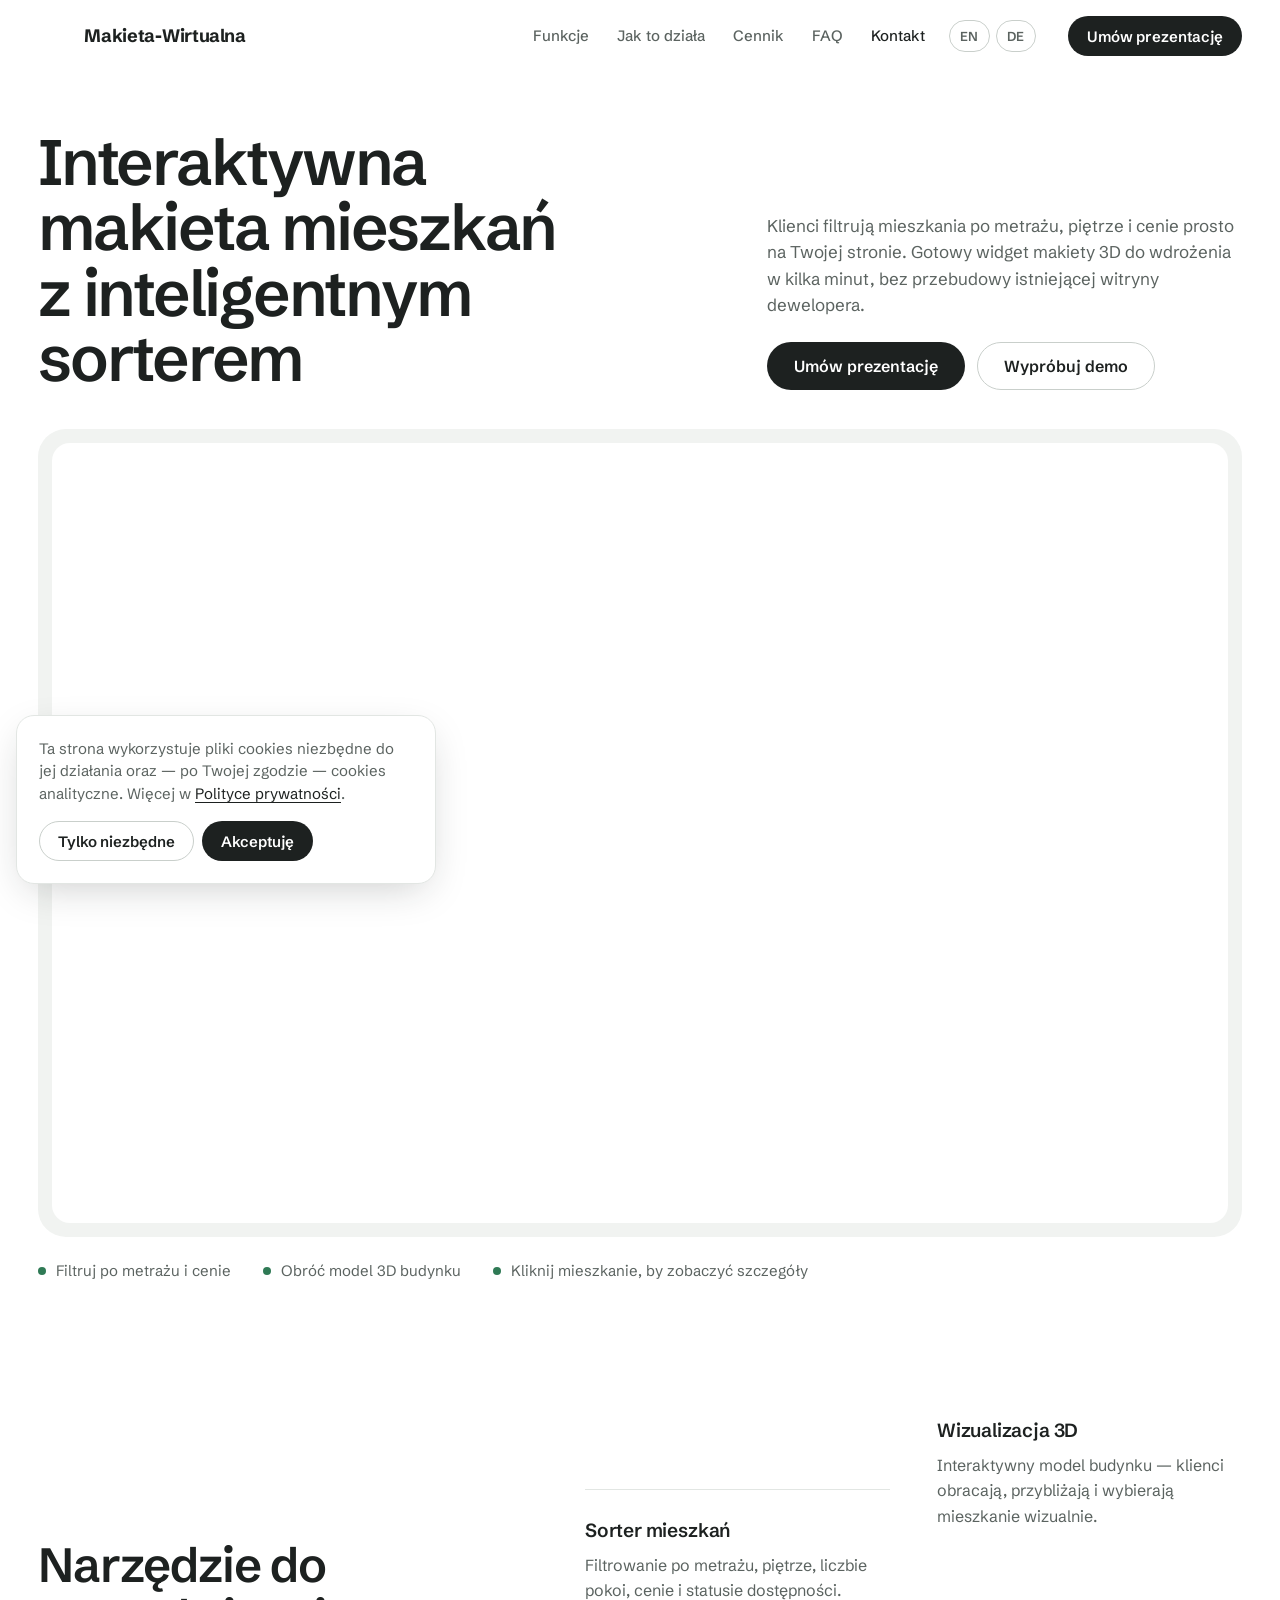
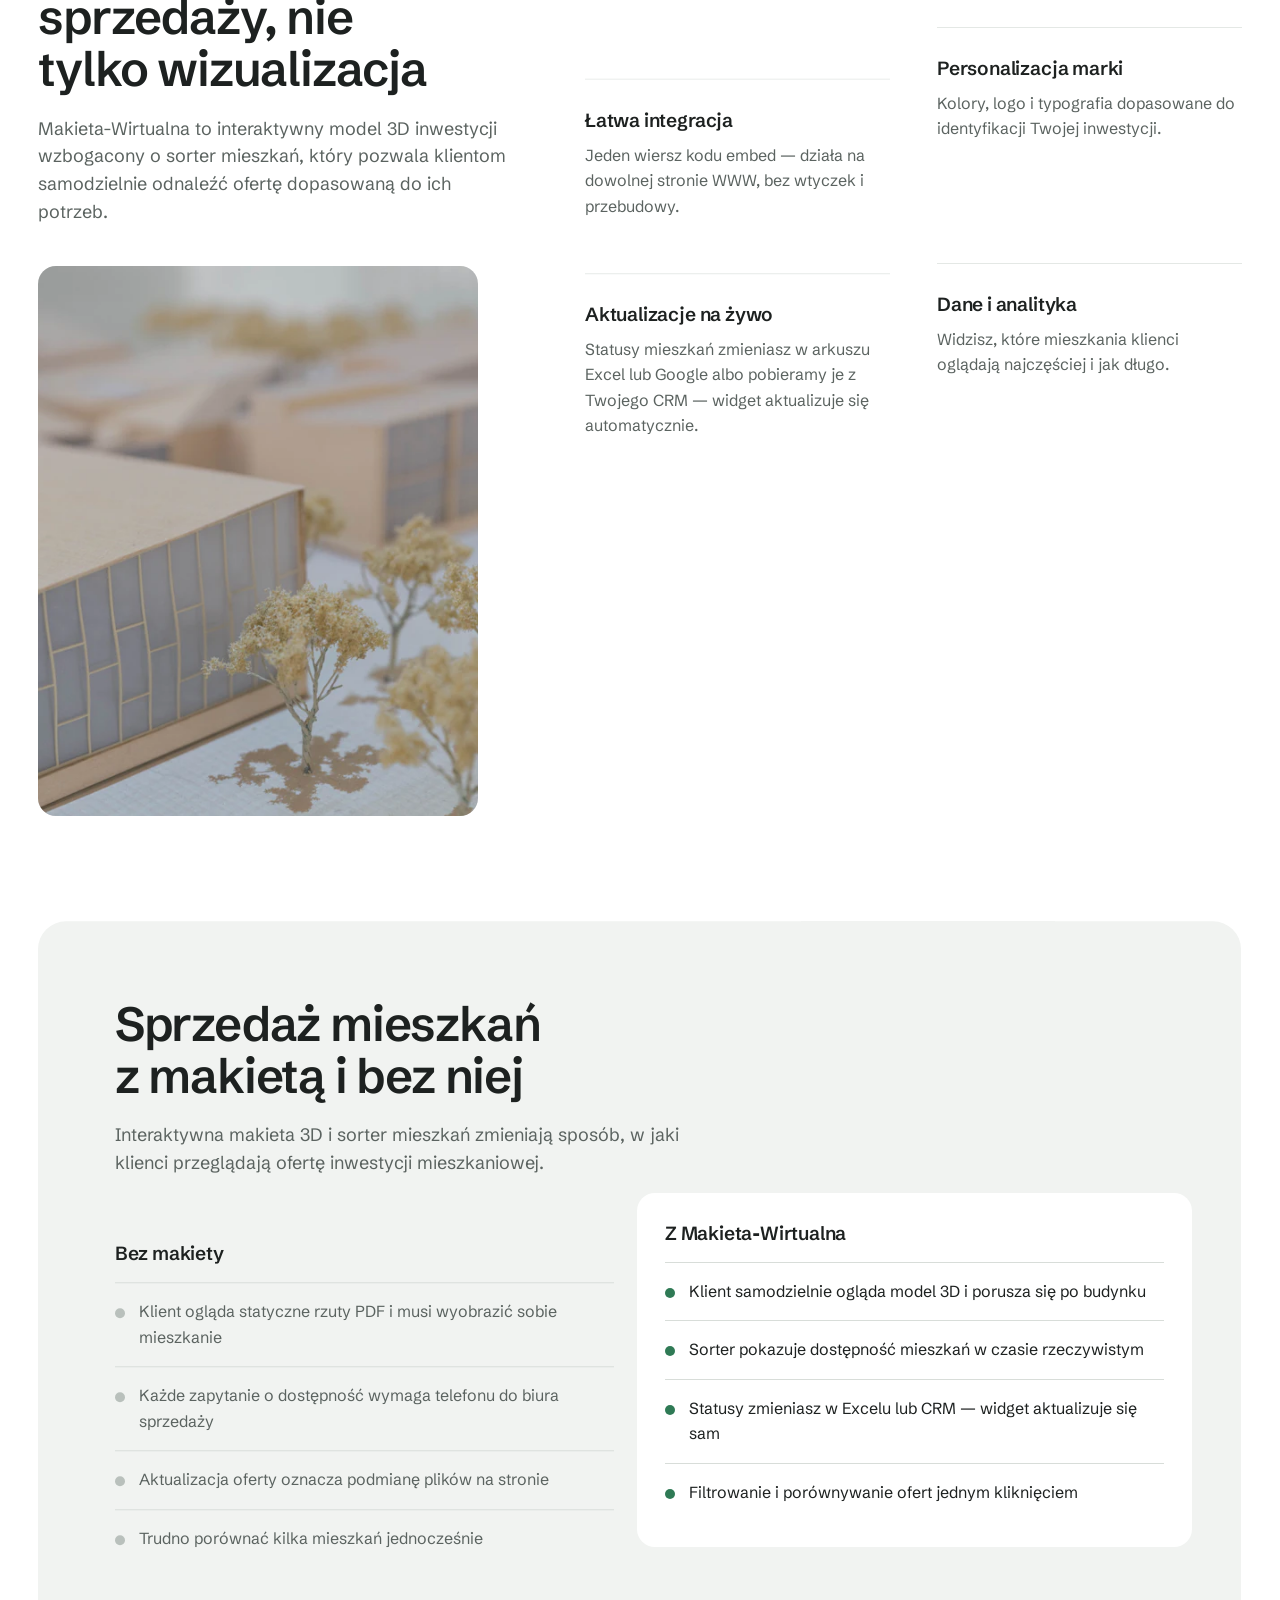
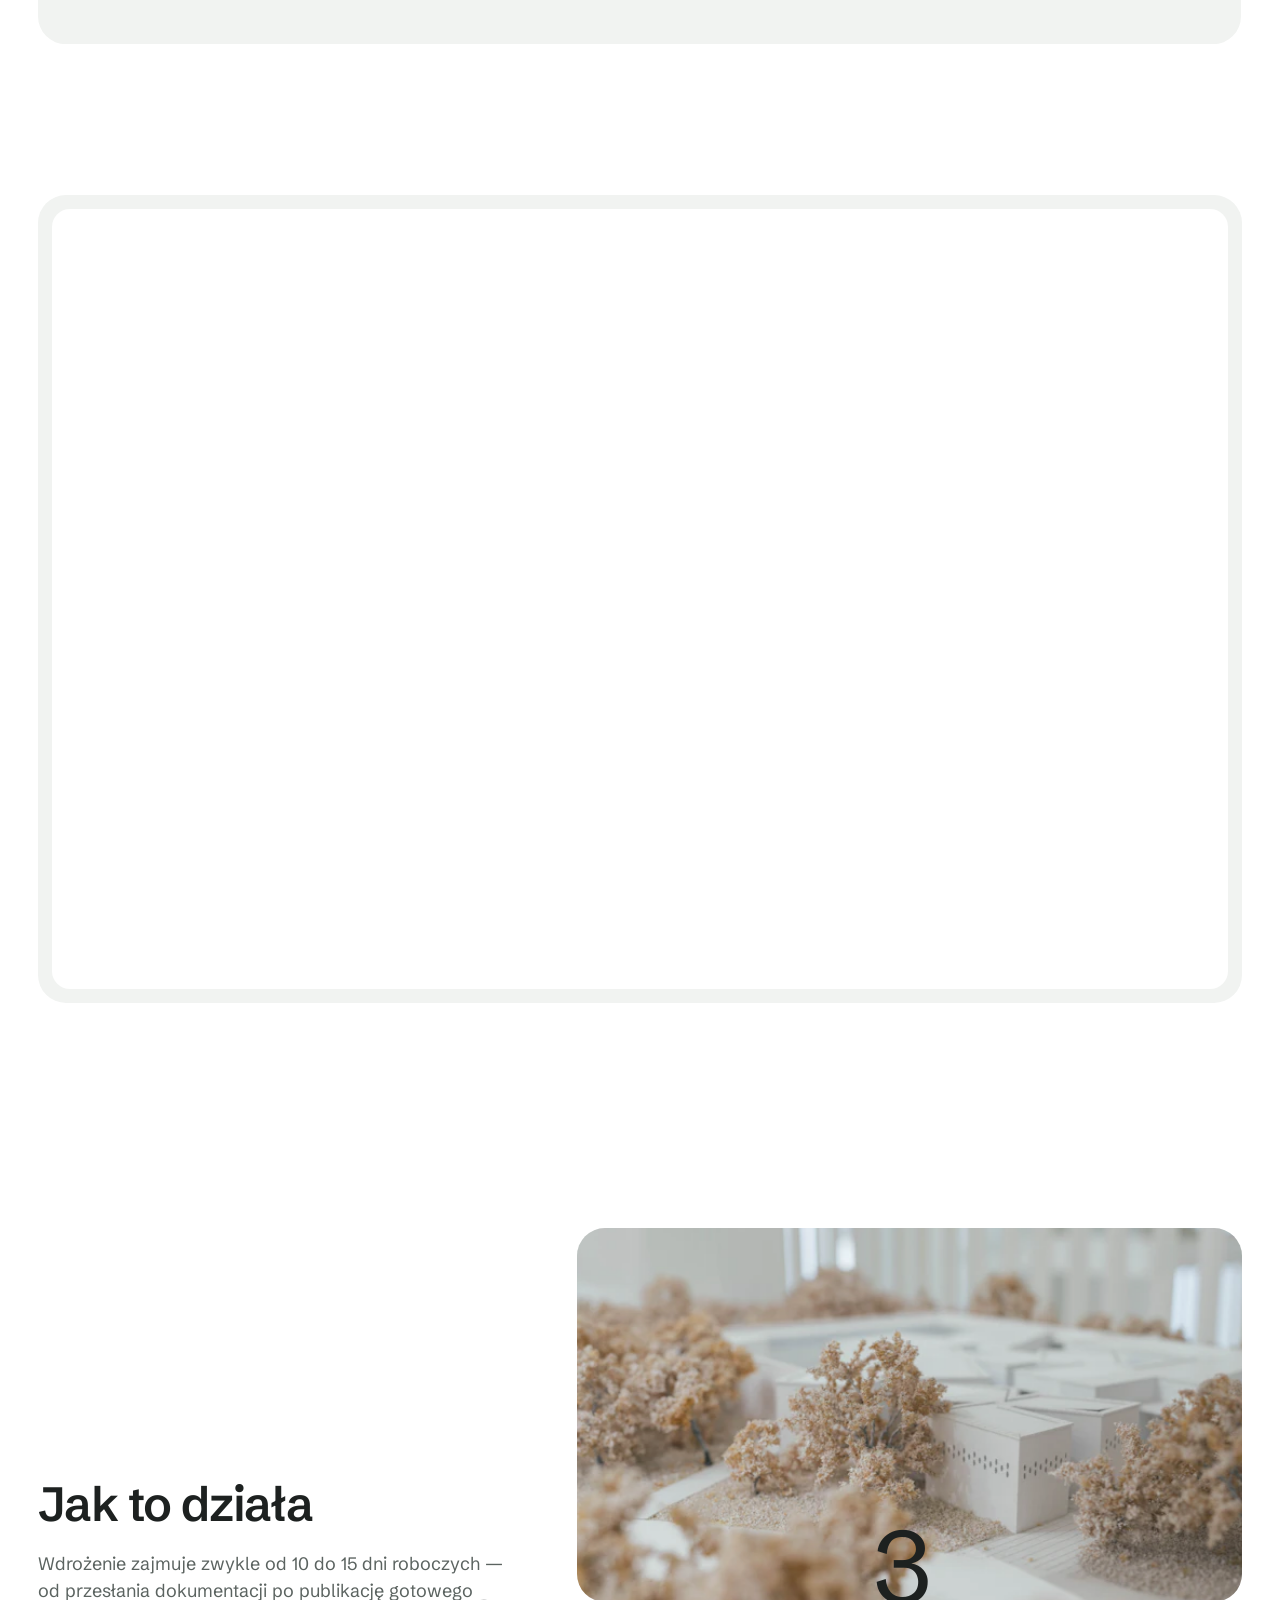
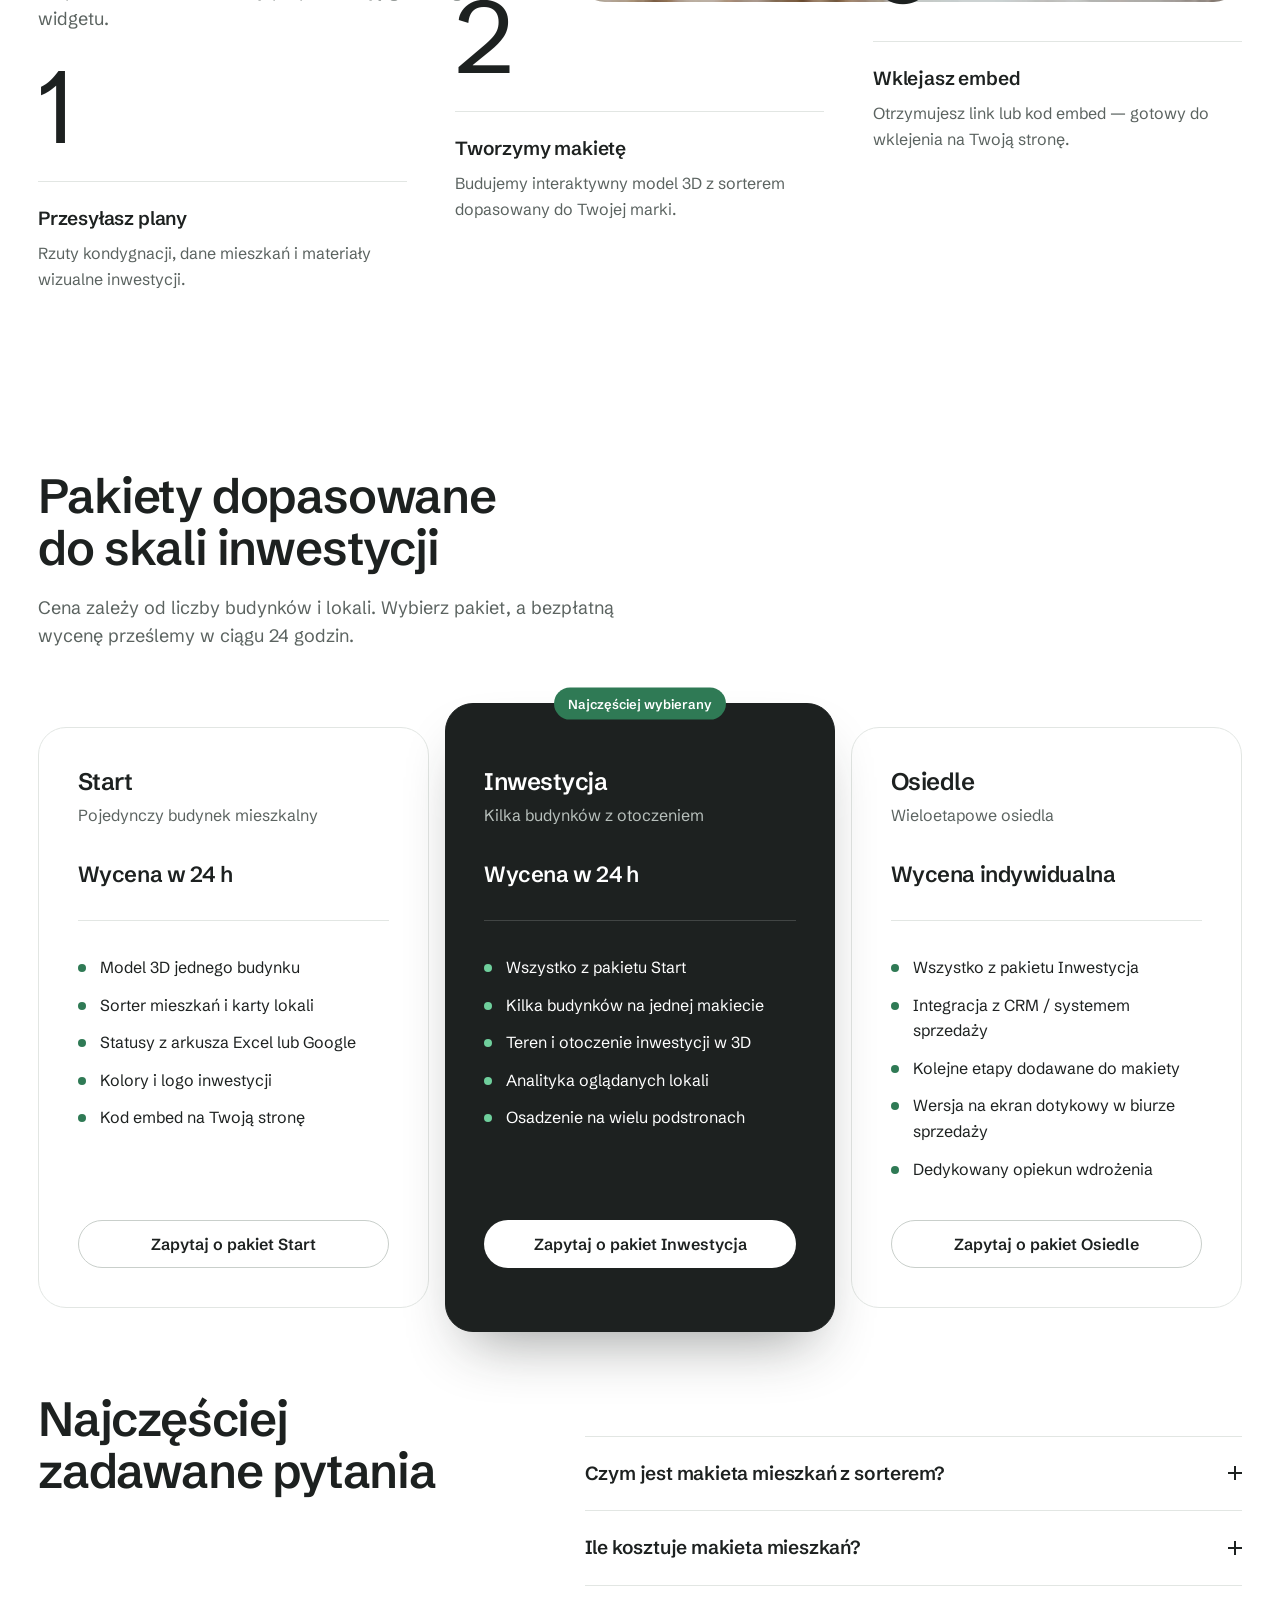
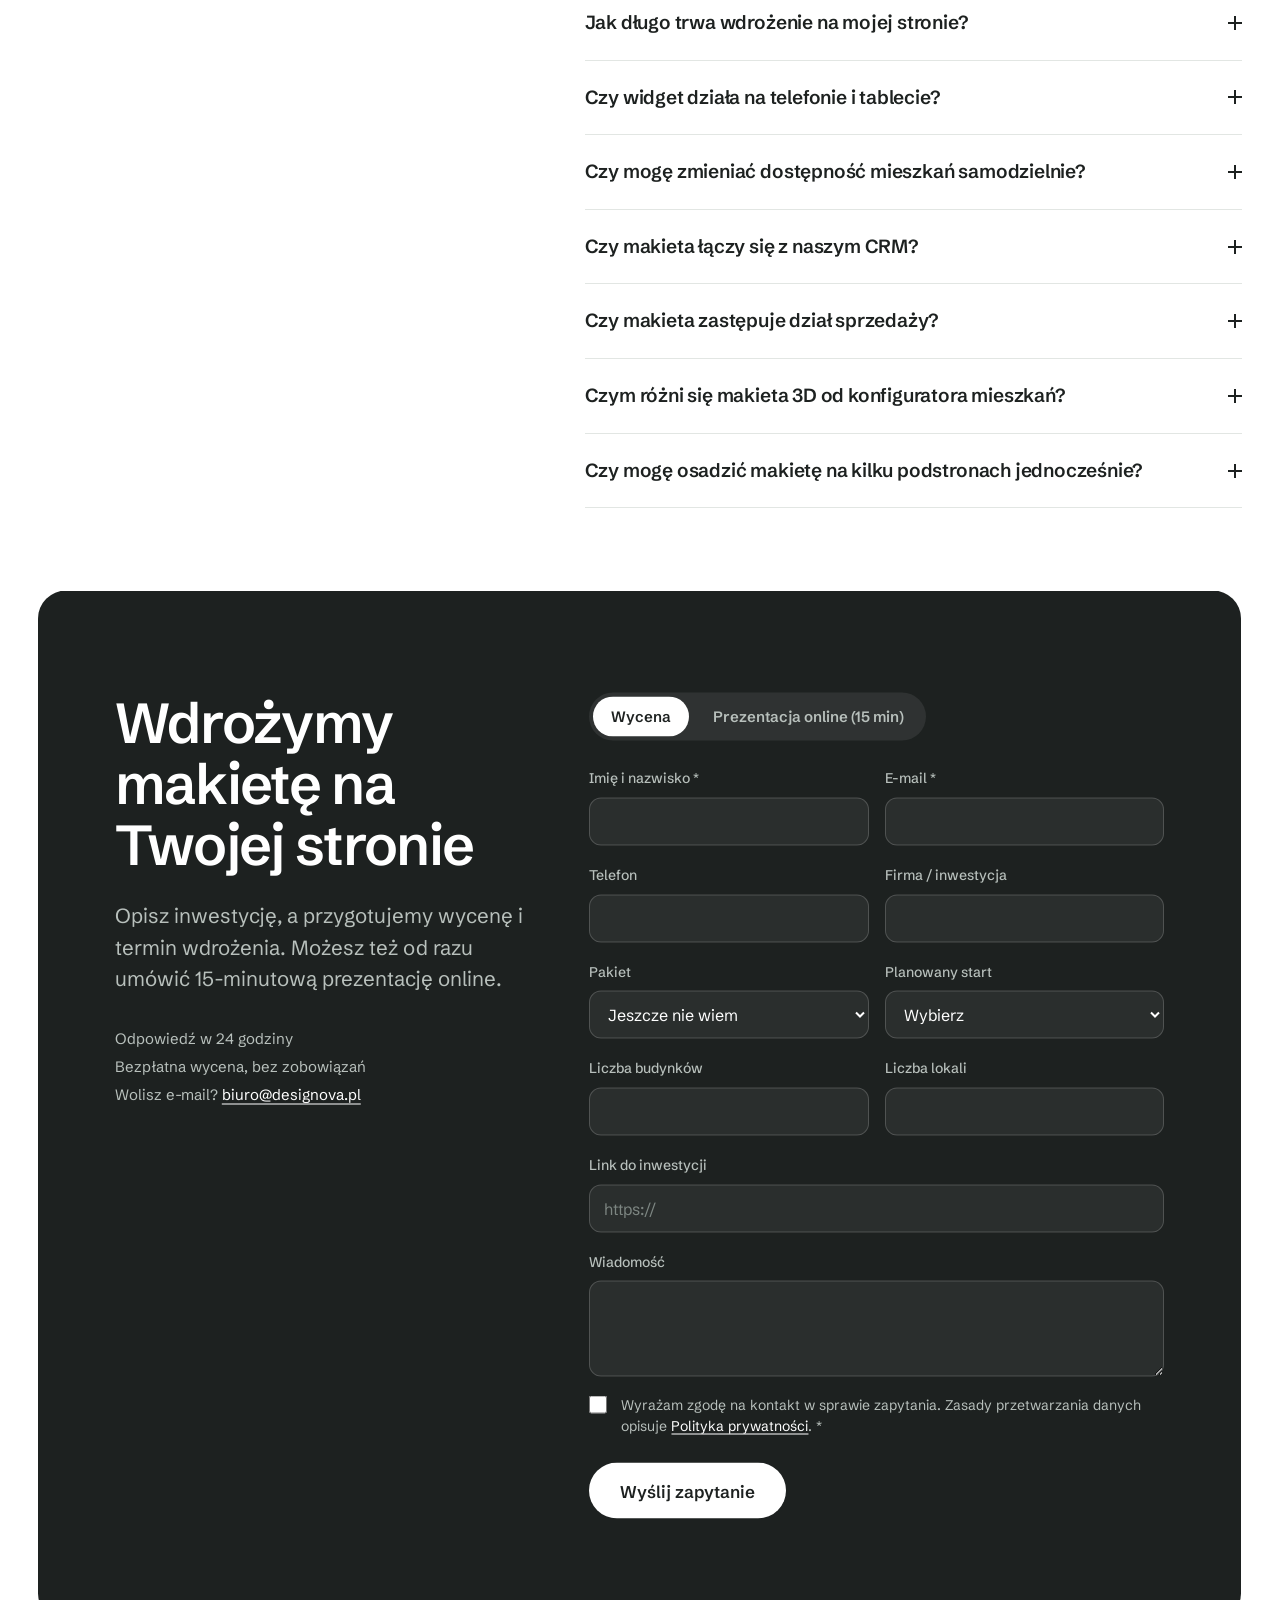
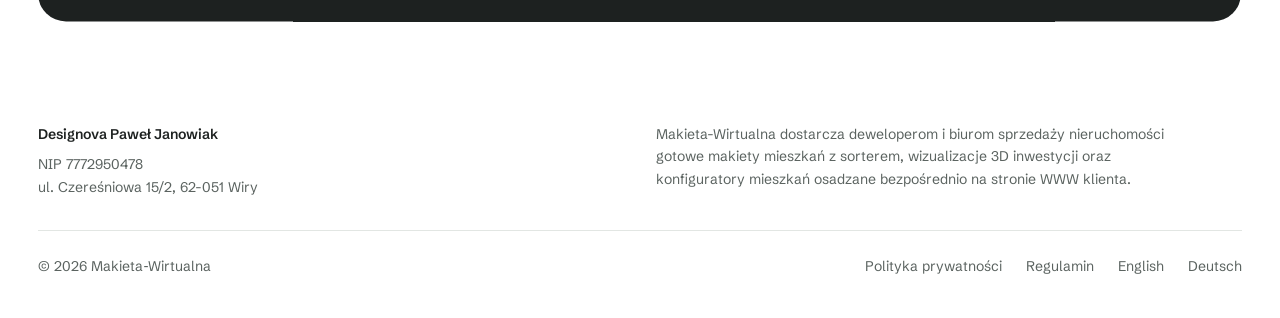
<file: index.html>
<!DOCTYPE html>
<html lang="pl">
<head>
  <meta charset="utf-8">
  <meta name="viewport" content="width=device-width, initial-scale=1">
  <title>Makieta-Wirtualna — Interaktywna makieta mieszkań 3D z sorterem dla deweloperów</title>
  <meta name="description" content="Gotowy widget do osadzenia na stronie dewelopera: interaktywna makieta 3D inwestycji z sorterem mieszkań — filtrowanie po metrażu, piętrze i cenie. Wdrożenie w kilka minut.">
  <meta name="keywords" content="makieta mieszkań, makieta 3D dewelopera, sorter mieszkań, wizualizacja 3D inwestycji, konfigurator mieszkań, widget dla dewelopera, interaktywna makieta osiedla">
  <link rel="canonical" href="https://makieta-wirtualna.pl/">
  <link rel="alternate" hreflang="pl" href="https://makieta-wirtualna.pl/">
  <link rel="alternate" hreflang="en" href="https://makieta-wirtualna.pl/en/">
  <link rel="alternate" hreflang="de" href="https://makieta-wirtualna.pl/de/">
  <link rel="alternate" hreflang="x-default" href="https://makieta-wirtualna.pl/">
  <meta name="theme-color" content="#ffffff">
  <link rel="icon" type="image/svg+xml" href="data:image/svg+xml,%3Csvg xmlns='http://www.w3.org/2000/svg' viewBox='4 4 24 24'%3E%3Cg stroke='%231d2120' stroke-width='.8' stroke-linejoin='round'%3E%3Cpath fill='%23fff' d='M16 4.8L18.77 6.4L13.23 9.6L10.46 8Z'/%3E%3Cpath fill='%23e2e6e3' d='M10.46 20.8L13.23 22.4L13.23 9.6L10.46 8Z'/%3E%3Cpath fill='%23b9c1bd' d='M18.77 19.2L13.23 22.4L13.23 9.6L18.77 6.4Z'/%3E%3Cpath fill='%23fff' d='M18.77 9.6L21.54 11.2L16 14.4L13.23 12.8Z'/%3E%3Cpath fill='%23e2e6e3' d='M13.23 22.4L16 24L16 14.4L13.23 12.8Z'/%3E%3Cpath fill='%23b9c1bd' d='M21.54 20.8L16 24L16 14.4L21.54 11.2Z'/%3E%3Cpath fill='%232f7a55' stroke='none' d='M13.92 19.28L15.31 20.08L15.31 17.52L13.92 16.72Z'/%3E%3Cpath fill='%23fff' d='M10.46 12.48L13.23 14.08L10.46 15.68L7.69 14.08Z'/%3E%3Cpath fill='%23e2e6e3' d='M7.69 22.4L10.46 24L10.46 15.68L7.69 14.08Z'/%3E%3Cpath fill='%23b9c1bd' d='M13.23 22.4L10.46 24L10.46 15.68L13.23 14.08Z'/%3E%3Cpath fill='%23fff' d='M21.54 14.4L24.31 16L18.77 19.2L16 17.6Z'/%3E%3Cpath fill='%23e2e6e3' d='M16 24L18.77 25.6L18.77 19.2L16 17.6Z'/%3E%3Cpath fill='%23b9c1bd' d='M24.31 22.4L18.77 25.6L18.77 19.2L24.31 16Z'/%3E%3Cpath fill='%23fff' d='M7.69 17.28L10.46 18.88L7.69 20.48L4.92 18.88Z'/%3E%3Cpath fill='%23e2e6e3' d='M4.92 24L7.69 25.6L7.69 20.48L4.92 18.88Z'/%3E%3Cpath fill='%23b9c1bd' d='M10.46 24L7.69 25.6L7.69 20.48L10.46 18.88Z'/%3E%3Cpath fill='%23fff' d='M24.31 19.2L27.08 20.8L21.54 24L18.77 22.4Z'/%3E%3Cpath fill='%23e2e6e3' d='M18.77 25.6L21.54 27.2L21.54 24L18.77 22.4Z'/%3E%3Cpath fill='%23b9c1bd' d='M27.08 24L21.54 27.2L21.54 24L27.08 20.8Z'/%3E%3C/g%3E%3C/svg%3E">

  <meta property="og:title" content="Makieta-Wirtualna — Interaktywna makieta mieszkań 3D z sorterem">
  <meta property="og:description" content="Gotowy widget do osadzenia na stronie dewelopera: interaktywna makieta 3D inwestycji z sorterem mieszkań. Wdrożenie w kilka minut.">
  <meta property="og:type" content="website">
  <meta property="og:url" content="https://makieta-wirtualna.pl/">
  <meta property="og:locale" content="pl_PL">
  <meta property="og:locale:alternate" content="en_GB">
  <meta property="og:locale:alternate" content="de_DE">
  <meta property="og:image" content="https://makieta-wirtualna.pl/img/og-image.jpg">
  <meta property="og:image:width" content="1200">
  <meta property="og:image:height" content="630">
  <meta property="og:image:alt" content="Makieta-Wirtualna — interaktywna makieta mieszkań z sorterem">
  <meta name="twitter:card" content="summary_large_image">
  <meta name="twitter:image" content="https://makieta-wirtualna.pl/img/og-image.jpg">
  <meta name="twitter:title" content="Makieta-Wirtualna — Interaktywna makieta mieszkań 3D z sorterem">
  <meta name="twitter:description" content="Gotowy widget do osadzenia na stronie dewelopera: interaktywna makieta 3D inwestycji z sorterem mieszkań.">

  <script type="application/ld+json">
  {
    "@context": "https://schema.org",
    "@type": "Service",
    "name": "Makieta-Wirtualna — interaktywna makieta mieszkań z sorterem",
    "serviceType": "Wizualizacja 3D i sorter mieszkań dla deweloperów",
    "provider": { "@type": "Organization", "name": "Makieta-Wirtualna", "email": "biuro@designova.pl", "url": "https://makieta-wirtualna.pl" },
    "areaServed": "PL",
    "description": "Interaktywna makieta 3D inwestycji mieszkaniowej z sorterem mieszkań, osadzana jako widget na stronie dewelopera lub biura sprzedaży nieruchomości."
  }
  </script>
  <script type="application/ld+json">
  {
    "@context": "https://schema.org",
    "@type": "FAQPage",
    "mainEntity": [
      { "@type": "Question", "name": "Czym jest makieta mieszkań z sorterem?", "acceptedAnswer": { "@type": "Answer", "text": "To interaktywny model 3D budynku lub osiedla osadzony na stronie dewelopera, w którym klient filtruje dostępne mieszkania po metrażu, piętrze, liczbie pokoi i cenie, a następnie ogląda wybrany lokal na wizualizacji." } },
      { "@type": "Question", "name": "Ile kosztuje makieta mieszkań?", "acceptedAnswer": { "@type": "Answer", "text": "Cena zależy od liczby budynków i lokali oraz zakresu personalizacji. Przygotowujemy bezpłatną wycenę w ciągu 24 godzin od otrzymania podstawowych danych o inwestycji." } },
      { "@type": "Question", "name": "Jak długo trwa wdrożenie na mojej stronie?", "acceptedAnswer": { "@type": "Answer", "text": "Zwykle od 10 do 15 dni roboczych, w zależności od liczby budynków i kompletności dokumentacji przekazanej przez dewelopera." } },
      { "@type": "Question", "name": "Czy widget działa na telefonie i tablecie?", "acceptedAnswer": { "@type": "Answer", "text": "Tak, makieta jest w pełni responsywna i działa na urządzeniach mobilnych, desktopach oraz ekranach dotykowych w biurze sprzedaży." } },
      { "@type": "Question", "name": "Czy mogę zmieniać dostępność mieszkań samodzielnie?", "acceptedAnswer": { "@type": "Answer", "text": "Tak. Statusy mieszkań (dostępne, zarezerwowane, sprzedane) aktualizujesz w udostępnionym arkuszu Excel lub Google albo makieta pobiera je bezpośrednio z Twojego CRM. Zmiana pojawia się na widgecie automatycznie, bez ingerencji w kod strony." } },
      { "@type": "Question", "name": "Czy makieta łączy się z naszym CRM?", "acceptedAnswer": { "@type": "Answer", "text": "Tak. Jeśli Twój system sprzedaży lub CRM udostępnia listę lokali (API albo eksport XML/CSV), makieta pobiera z niego statusy i ceny automatycznie. Integrację wyceniamy indywidualnie." } },
      { "@type": "Question", "name": "Czy makieta zastępuje dział sprzedaży?", "acceptedAnswer": { "@type": "Answer", "text": "Nie — makieta wspiera sprzedaż, pozwalając klientom samodzielnie zawęzić wybór przed kontaktem, dzięki czemu rozmowy handlowe są krótsze i bardziej ukierunkowane." } },
      { "@type": "Question", "name": "Czym różni się makieta 3D od konfiguratora mieszkań?", "acceptedAnswer": { "@type": "Answer", "text": "To w praktyce jedno narzędzie — makieta 3D pokazuje budynek i otoczenie inwestycji, a wbudowany konfigurator (sorter) pozwala zawęzić listę mieszkań według wybranych kryteriów." } },
      { "@type": "Question", "name": "Czy mogę osadzić makietę na kilku podstronach jednocześnie?", "acceptedAnswer": { "@type": "Answer", "text": "Tak, ten sam widget możesz umieścić na stronie głównej inwestycji, podstronie danego budynku oraz w materiałach marketingowych — bez dodatkowych kosztów wdrożenia." } }
    ]
  }
  </script>

  <link rel="preconnect" href="https://fonts.googleapis.com">
  <link rel="preconnect" href="https://fonts.gstatic.com" crossorigin>
  <link rel="stylesheet" href="https://fonts.googleapis.com/css2?family=Schibsted+Grotesk:wght@400;500;600;700&display=swap">
  <link rel="stylesheet" href="styles.css">
  <script src="site.js" defer></script>
</head>
<body>

  <header class="site-header">
    <div class="wrap">
      <a class="brand" href="#" aria-label="Makieta-Wirtualna — strona główna">
        <svg class="brand-mark" width="36" height="36" viewBox="4 4 24 24" aria-hidden="true">
          <g class="b-tier t1">
            <path class="b-top" d="M16 4.8L18.77 6.4L13.23 9.6L10.46 8Z"/>
            <path class="b-left" d="M10.46 20.8L13.23 22.4L13.23 9.6L10.46 8Z"/>
            <path class="b-right" d="M18.77 19.2L13.23 22.4L13.23 9.6L18.77 6.4Z"/>
          </g>
          <g class="b-tier t2">
            <path class="b-top" d="M18.77 9.6L21.54 11.2L16 14.4L13.23 12.8Z"/>
            <path class="b-left" d="M13.23 22.4L16 24L16 14.4L13.23 12.8Z"/>
            <path class="b-right" d="M21.54 20.8L16 24L16 14.4L21.54 11.2Z"/>
            <path class="b-unit" d="M13.92 19.28L15.31 20.08L15.31 17.52L13.92 16.72Z"/>
          </g>
          <g class="b-tier t3">
            <path class="b-top" d="M10.46 12.48L13.23 14.08L10.46 15.68L7.69 14.08Z"/>
            <path class="b-left" d="M7.69 22.4L10.46 24L10.46 15.68L7.69 14.08Z"/>
            <path class="b-right" d="M13.23 22.4L10.46 24L10.46 15.68L13.23 14.08Z"/>
          </g>
          <g class="b-tier t4">
            <path class="b-top" d="M21.54 14.4L24.31 16L18.77 19.2L16 17.6Z"/>
            <path class="b-left" d="M16 24L18.77 25.6L18.77 19.2L16 17.6Z"/>
            <path class="b-right" d="M24.31 22.4L18.77 25.6L18.77 19.2L24.31 16Z"/>
          </g>
          <g class="b-tier t5">
            <path class="b-top" d="M7.69 17.28L10.46 18.88L7.69 20.48L4.92 18.88Z"/>
            <path class="b-left" d="M4.92 24L7.69 25.6L7.69 20.48L4.92 18.88Z"/>
            <path class="b-right" d="M10.46 24L7.69 25.6L7.69 20.48L10.46 18.88Z"/>
          </g>
          <g class="b-tier t6">
            <path class="b-top" d="M24.31 19.2L27.08 20.8L21.54 24L18.77 22.4Z"/>
            <path class="b-left" d="M18.77 25.6L21.54 27.2L21.54 24L18.77 22.4Z"/>
            <path class="b-right" d="M27.08 24L21.54 27.2L21.54 24L27.08 20.8Z"/>
          </g>
        </svg>
        Makieta‑Wirtualna
      </a>
      <nav class="nav" aria-label="Główna nawigacja">
        <a href="#funkcje">Funkcje</a>
        <a href="#jak-to-dziala">Jak to działa</a>
        <a href="#cennik">Cennik</a>
        <a href="#faq">FAQ</a>
        <a href="#kontakt">Kontakt</a>
      </nav>
      <div class="langs">
        <a class="lang" href="/en/" hreflang="en" lang="en" aria-label="English version">EN</a>
        <a class="lang" href="/de/" hreflang="de" lang="de" aria-label="Deutsche Version">DE</a>
      </div>
      <a class="btn btn-ink btn-sm" href="#kontakt" data-intent="prezentacja">Umów prezentację</a>
      <button class="menu-toggle" type="button" aria-expanded="false" aria-controls="mobile-nav" aria-label="Otwórz menu">
        <svg width="18" height="18" viewBox="0 0 18 18" aria-hidden="true"><path d="M2 5h14M2 13h14" stroke="currentColor" stroke-width="2" stroke-linecap="round"/></svg>
      </button>
    </div>
    <nav class="mobile-nav" id="mobile-nav" aria-label="Menu mobilne" hidden>
      <a href="#funkcje">Funkcje</a>
      <a href="#jak-to-dziala">Jak to działa</a>
      <a href="#cennik">Cennik</a>
      <a href="#faq">FAQ</a>
      <a href="#kontakt">Kontakt</a>
      <a href="/en/" hreflang="en" lang="en">English version</a>
      <a href="/de/" hreflang="de" lang="de">Deutsche Version</a>
    </nav>
  </header>

  <main>
    <section class="hero">
      <div class="wrap">
        <h1>Interaktywna makieta mieszkań z&nbsp;inteligentnym sorterem</h1>
        <div>
        <p class="lead">Klienci filtrują mieszkania po metrażu, piętrze i cenie prosto na Twojej stronie. Gotowy widget makiety 3D do wdrożenia w kilka minut, bez przebudowy istniejącej witryny dewelopera.</p>
        <div class="hero-actions">
          <a class="btn btn-ink" href="#kontakt" data-intent="prezentacja">Umów prezentację</a>
          <a class="btn btn-line" href="#demo">Wypróbuj demo</a>
        </div>
        </div>
      </div>
    </section>

    <section class="demo" id="demo" aria-label="Demo makiety z sorterem">
      <div class="wrap">
        <div class="demo-frame">
          <div class="demo-stage">
            <iframe src="https://resortszklarki.netlify.app/" title="Makieta resortu Szklarki z sorterem — demo" allow="fullscreen" allowfullscreen loading="lazy"></iframe>
          </div>
        </div>
        <ul class="demo-notes">
          <li>Filtruj po metrażu i cenie</li>
          <li>Obróć model 3D budynku</li>
          <li>Kliknij mieszkanie, by zobaczyć szczegóły</li>
        </ul>
      </div>
    </section>

    <section class="section" id="funkcje">
      <div class="wrap split">
        <div class="split-head">
          <h2>Narzędzie do sprzedaży, nie tylko wizualizacja</h2>
          <p class="lead">Makieta-Wirtualna to interaktywny model 3D inwestycji wzbogacony o sorter mieszkań, który pozwala klientom samodzielnie odnaleźć ofertę dopasowaną do ich potrzeb.</p>
          <figure class="photo">
            <img src="img/makieta-osiedla-640.webp" srcset="img/makieta-osiedla-640.webp 640w, img/makieta-osiedla-1200.webp 1200w" sizes="440px" width="640" height="800" loading="lazy" decoding="async" alt="Makieta architektoniczna osiedla z modelami drzew">
          </figure>
        </div>
        <div class="features">
          <div class="feature">
            <h3>Sorter mieszkań</h3>
            <p>Filtrowanie po metrażu, piętrze, liczbie pokoi, cenie i statusie dostępności.</p>
          </div>
          <div class="feature">
            <h3>Wizualizacja 3D</h3>
            <p>Interaktywny model budynku — klienci obracają, przybliżają i wybierają mieszkanie wizualnie.</p>
          </div>
          <div class="feature">
            <h3>Łatwa integracja</h3>
            <p>Jeden wiersz kodu embed — działa na dowolnej stronie WWW, bez wtyczek i przebudowy.</p>
          </div>
          <div class="feature">
            <h3>Personalizacja marki</h3>
            <p>Kolory, logo i typografia dopasowane do identyfikacji Twojej inwestycji.</p>
          </div>
          <div class="feature">
            <h3>Aktualizacje na żywo</h3>
            <p>Statusy mieszkań zmieniasz w arkuszu Excel lub Google albo pobieramy je z Twojego CRM — widget aktualizuje się automatycznie.</p>
          </div>
          <div class="feature">
            <h3>Dane i analityka</h3>
            <p>Widzisz, które mieszkania klienci oglądają najczęściej i jak długo.</p>
          </div>
        </div>
      </div>
    </section>

    <section aria-labelledby="porownanie">
      <div class="wrap">
        <div class="compare">
          <h2 id="porownanie">Sprzedaż mieszkań z makietą i bez niej</h2>
          <p class="lead">Interaktywna makieta 3D i sorter mieszkań zmieniają sposób, w jaki klienci przeglądają ofertę inwestycji mieszkaniowej.</p>
          <div class="compare-cols">
            <div class="compare-col is-before">
              <h3>Bez makiety</h3>
              <ul>
                <li>Klient ogląda statyczne rzuty PDF i musi wyobrazić sobie mieszkanie</li>
                <li>Każde zapytanie o dostępność wymaga telefonu do biura sprzedaży</li>
                <li>Aktualizacja oferty oznacza podmianę plików na stronie</li>
                <li>Trudno porównać kilka mieszkań jednocześnie</li>
              </ul>
            </div>
            <div class="compare-col is-after">
              <h3>Z Makieta‑Wirtualna</h3>
              <ul>
                <li>Klient samodzielnie ogląda model 3D i porusza się po budynku</li>
                <li>Sorter pokazuje dostępność mieszkań w czasie rzeczywistym</li>
                <li>Statusy zmieniasz w Excelu lub CRM — widget aktualizuje się sam</li>
                <li>Filtrowanie i porównywanie ofert jednym kliknięciem</li>
              </ul>
            </div>
          </div>
        </div>
      </div>
    </section>

    <section class="demo demo-more" id="demo-2" aria-label="Demo makiety budynku">
      <div class="wrap">
        <div class="demo-frame">
          <div class="demo-stage">
            <iframe src="https://makieta-wirtualna.netlify.app/" title="Makieta budynku mieszkalnego z sorterem — demo" allow="fullscreen" allowfullscreen loading="lazy"></iframe>
          </div>
        </div>
      </div>
    </section>

    <section class="section" id="jak-to-dziala">
      <div class="wrap">
        <div class="steps-top">
          <div class="steps-head">
            <h2>Jak to działa</h2>
            <p class="lead">Wdrożenie zajmuje zwykle od 10 do 15 dni roboczych — od przesłania dokumentacji po publikację gotowego widgetu.</p>
          </div>
          <figure class="photo">
            <img src="img/makieta-zielen-800.webp" srcset="img/makieta-zielen-800.webp 800w, img/makieta-zielen-1600.webp 1600w" sizes="(max-width: 900px) 100vw, 58vw" width="800" height="450" loading="lazy" decoding="async" alt="Biała makieta budynku otoczona modelami drzew">
          </figure>
        </div>
        <ol class="steps">
          <li>
            <h3>Przesyłasz plany</h3>
            <p>Rzuty kondygnacji, dane mieszkań i materiały wizualne inwestycji.</p>
          </li>
          <li>
            <h3>Tworzymy makietę</h3>
            <p>Budujemy interaktywny model 3D z sorterem dopasowany do Twojej marki.</p>
          </li>
          <li>
            <h3>Wklejasz embed</h3>
            <p>Otrzymujesz link lub kod embed — gotowy do wklejenia na Twoją stronę.</p>
          </li>
        </ol>
      </div>
    </section>

    <section class="section" id="cennik" aria-labelledby="cennik-tytul" style="padding-top: 0;">
      <div class="wrap">
        <div class="steps-head">
          <h2 id="cennik-tytul">Pakiety dopasowane do skali inwestycji</h2>
          <p class="lead">Cena zależy od liczby budynków i lokali. Wybierz pakiet, a bezpłatną wycenę prześlemy w ciągu 24 godzin.</p>
        </div>
        <div class="plans">
          <article class="plan">
            <h3>Start</h3>
            <p class="plan-for">Pojedynczy budynek mieszkalny</p>
            <p class="plan-price">Wycena w 24 h</p>
            <ul>
              <li>Model 3D jednego budynku</li>
              <li>Sorter mieszkań i karty lokali</li>
              <li>Statusy z arkusza Excel lub Google</li>
              <li>Kolory i logo inwestycji</li>
              <li>Kod embed na Twoją stronę</li>
            </ul>
            <a class="btn btn-line" href="#kontakt" data-plan="Start">Zapytaj o pakiet Start</a>
          </article>
          <article class="plan is-featured">
            <p class="plan-tag">Najczęściej wybierany</p>
            <h3>Inwestycja</h3>
            <p class="plan-for">Kilka budynków z otoczeniem</p>
            <p class="plan-price">Wycena w 24 h</p>
            <ul>
              <li>Wszystko z pakietu Start</li>
              <li>Kilka budynków na jednej makiecie</li>
              <li>Teren i otoczenie inwestycji w 3D</li>
              <li>Analityka oglądanych lokali</li>
              <li>Osadzenie na wielu podstronach</li>
            </ul>
            <a class="btn btn-paper" href="#kontakt" data-plan="Inwestycja">Zapytaj o pakiet Inwestycja</a>
          </article>
          <article class="plan">
            <h3>Osiedle</h3>
            <p class="plan-for">Wieloetapowe osiedla</p>
            <p class="plan-price">Wycena indywidualna</p>
            <ul>
              <li>Wszystko z pakietu Inwestycja</li>
              <li>Integracja z CRM / systemem sprzedaży</li>
              <li>Kolejne etapy dodawane do makiety</li>
              <li>Wersja na ekran dotykowy w biurze sprzedaży</li>
              <li>Dedykowany opiekun wdrożenia</li>
            </ul>
            <a class="btn btn-line" href="#kontakt" data-plan="Osiedle">Zapytaj o pakiet Osiedle</a>
          </article>
        </div>
      </div>
    </section>

    <section class="section faq" id="faq" style="padding-top: 0;">
      <div class="wrap split">
        <div class="split-head">
          <h2>Najczęściej zadawane pytania</h2>
        </div>
        <div>
          <details>
            <summary>Czym jest makieta mieszkań z sorterem?</summary>
            <p>To interaktywny model 3D budynku lub osiedla osadzony na stronie dewelopera, w którym klient filtruje dostępne mieszkania po metrażu, piętrze, liczbie pokoi i cenie, a następnie ogląda wybrany lokal na wizualizacji.</p>
          </details>
          <details>
            <summary>Ile kosztuje makieta mieszkań?</summary>
            <p>Cena zależy od liczby budynków i lokali oraz zakresu personalizacji. Przygotowujemy bezpłatną wycenę w ciągu 24 godzin od otrzymania podstawowych danych o inwestycji — wystarczy wypełnić <a href="#kontakt">formularz</a>.</p>
          </details>
          <details>
            <summary>Jak długo trwa wdrożenie na mojej stronie?</summary>
            <p>Zwykle od 10 do 15 dni roboczych, w zależności od liczby budynków i kompletności dokumentacji przekazanej przez dewelopera.</p>
          </details>
          <details>
            <summary>Czy widget działa na telefonie i tablecie?</summary>
            <p>Tak, makieta jest w pełni responsywna i działa na urządzeniach mobilnych, desktopach oraz ekranach dotykowych w biurze sprzedaży.</p>
          </details>
          <details>
            <summary>Czy mogę zmieniać dostępność mieszkań samodzielnie?</summary>
            <p>Tak. Statusy mieszkań (dostępne, zarezerwowane, sprzedane) aktualizujesz w udostępnionym arkuszu Excel lub Google albo makieta pobiera je bezpośrednio z Twojego CRM. Zmiana pojawia się na widgecie automatycznie, bez ingerencji w kod strony.</p>
          </details>
          <details>
            <summary>Czy makieta łączy się z naszym CRM?</summary>
            <p>Tak. Jeśli Twój system sprzedaży lub CRM udostępnia listę lokali (API albo eksport XML/CSV), makieta pobiera z niego statusy i ceny automatycznie. Integrację wyceniamy indywidualnie.</p>
          </details>
          <details>
            <summary>Czy makieta zastępuje dział sprzedaży?</summary>
            <p>Nie — makieta wspiera sprzedaż, pozwalając klientom samodzielnie zawęzić wybór przed kontaktem, dzięki czemu rozmowy handlowe są krótsze i bardziej ukierunkowane.</p>
          </details>
          <details>
            <summary>Czym różni się makieta 3D od konfiguratora mieszkań?</summary>
            <p>To w praktyce jedno narzędzie — makieta 3D pokazuje budynek i otoczenie inwestycji, a wbudowany konfigurator (sorter) pozwala zawęzić listę mieszkań według wybranych kryteriów.</p>
          </details>
          <details>
            <summary>Czy mogę osadzić makietę na kilku podstronach jednocześnie?</summary>
            <p>Tak, ten sam widget możesz umieścić na stronie głównej inwestycji, podstronie danego budynku oraz w materiałach marketingowych — bez dodatkowych kosztów wdrożenia.</p>
          </details>
        </div>
      </div>
    </section>

    <section id="kontakt" aria-labelledby="kontakt-tytul">
      <div class="wrap">
        <div class="contact">
          <div class="contact-intro">
            <h2 id="kontakt-tytul">Wdrożymy makietę na Twojej stronie</h2>
            <p class="lead">Opisz inwestycję, a przygotujemy wycenę i termin wdrożenia. Możesz też od razu umówić 15-minutową prezentację online.</p>
            <ul class="contact-facts">
              <li>Odpowiedź w 24 godziny</li>
              <li>Bezpłatna wycena, bez zobowiązań</li>
              <li>Wolisz e-mail? <a class="contact-link" href="mailto:biuro@designova.pl?subject=Zapytanie%20o%20Makiet%C4%99-Wirtualn%C4%85">biuro@designova.pl</a></li>
            </ul>
          </div>
          <form class="form" id="formularz" action="/wyslij.php" method="post" novalidate>
            <input type="hidden" name="jezyk" value="pl">
            <fieldset class="form-type full">
              <legend class="visually-hidden">Czego potrzebujesz?</legend>
              <label><input type="radio" name="typ" value="wycena" checked> Wycena</label>
              <label><input type="radio" name="typ" value="prezentacja"> Prezentacja online (15 min)</label>
            </fieldset>
            <label class="field">Imię i nazwisko *
              <input type="text" name="imie" autocomplete="name" required maxlength="120">
            </label>
            <label class="field">E-mail *
              <input type="email" name="email" autocomplete="email" required maxlength="160">
            </label>
            <label class="field">Telefon
              <input type="tel" name="telefon" autocomplete="tel" maxlength="40">
            </label>
            <label class="field">Firma / inwestycja
              <input type="text" name="firma" autocomplete="organization" maxlength="160">
            </label>
            <div class="form-demo full" data-when="prezentacja" hidden>
              <label class="field">Preferowany dzień *
                <input type="date" name="termin_dzien" data-weekday>
              </label>
              <label class="field">Godzina *
                <select name="termin_godzina">
                  <option value="">Wybierz</option>
                  <option>9:00</option><option>10:00</option><option>11:00</option><option>12:00</option>
                  <option>13:00</option><option>14:00</option><option>15:00</option><option>16:00</option>
                </select>
              </label>
              <p class="form-hint">Pn–pt. Potwierdzimy termin i wyślemy link do spotkania.</p>
            </div>
            <label class="field">Pakiet
              <select name="pakiet">
                <option value="">Jeszcze nie wiem</option>
                <option>Start</option>
                <option>Inwestycja</option>
                <option>Osiedle</option>
              </select>
            </label>
            <label class="field">Planowany start
              <select name="start">
                <option value="">Wybierz</option>
                <option>Jak najszybciej</option>
                <option>W ciągu miesiąca</option>
                <option>Za 1–3 miesiące</option>
                <option>Później</option>
              </select>
            </label>
            <label class="field">Liczba budynków
              <input type="number" name="budynki" min="1" max="200" inputmode="numeric">
            </label>
            <label class="field">Liczba lokali
              <input type="number" name="lokale" min="1" max="10000" inputmode="numeric">
            </label>
            <label class="field full">Link do inwestycji
              <input type="url" name="link" placeholder="https://" maxlength="300">
            </label>
            <label class="field full">Wiadomość
              <textarea name="wiadomosc" rows="3" maxlength="3000"></textarea>
            </label>
            <label class="hp" aria-hidden="true">Strona WWW <input type="text" name="website" tabindex="-1" autocomplete="off"></label>
            <label class="consent full">
              <input type="checkbox" name="zgoda" value="tak" required>
              <span>Wyrażam zgodę na kontakt w sprawie zapytania. Zasady przetwarzania danych opisuje <a href="polityka-prywatnosci.html">Polityka prywatności</a>. *</span>
            </label>
            <div class="form-submit full">
              <button class="btn btn-paper" type="submit" data-label-wycena="Wyślij zapytanie" data-label-prezentacja="Umów prezentację">Wyślij zapytanie</button>
              <p class="form-status" role="status" aria-live="polite"></p>
            </div>
          </form>
        </div>
      </div>
    </section>
  </main>

  <footer class="site-footer">
    <div class="wrap">
      <div class="footer-top">
        <div>
          <p><strong style="color: var(--ink); font-weight: 600;">Designova Paweł Janowiak</strong></p>
          <p>NIP 7772950478<br>ul. Czereśniowa 15/2, 62-051 Wiry</p>
        </div>
        <p class="footer-about">Makieta-Wirtualna dostarcza deweloperom i biurom sprzedaży nieruchomości gotowe makiety mieszkań z sorterem, wizualizacje 3D inwestycji oraz konfiguratory mieszkań osadzane bezpośrednio na stronie WWW klienta.</p>
      </div>
      <div class="footer-bottom">
        <span>© 2026 Makieta‑Wirtualna</span>
        <div class="footer-links">
          <a href="polityka-prywatnosci.html">Polityka prywatności</a>
          <a href="regulamin.html">Regulamin</a>
          <a href="/en/" hreflang="en" lang="en">English</a>
          <a href="/de/" hreflang="de" lang="de">Deutsch</a>
        </div>
      </div>
    </div>
  </footer>

  <div class="cookie" id="cookie" role="region" aria-label="Zgoda na pliki cookies" hidden>
    <p>Ta strona wykorzystuje pliki cookies niezbędne do jej działania oraz — po Twojej zgodzie — cookies analityczne. Więcej w <a href="polityka-prywatnosci.html">Polityce prywatności</a>.</p>
    <div class="cookie-actions">
      <button class="btn btn-line btn-sm" type="button" data-consent="rejected">Tylko niezbędne</button>
      <button class="btn btn-ink btn-sm" type="button" data-consent="accepted">Akceptuję</button>
    </div>
  </div>
</body>
</html>
</file>
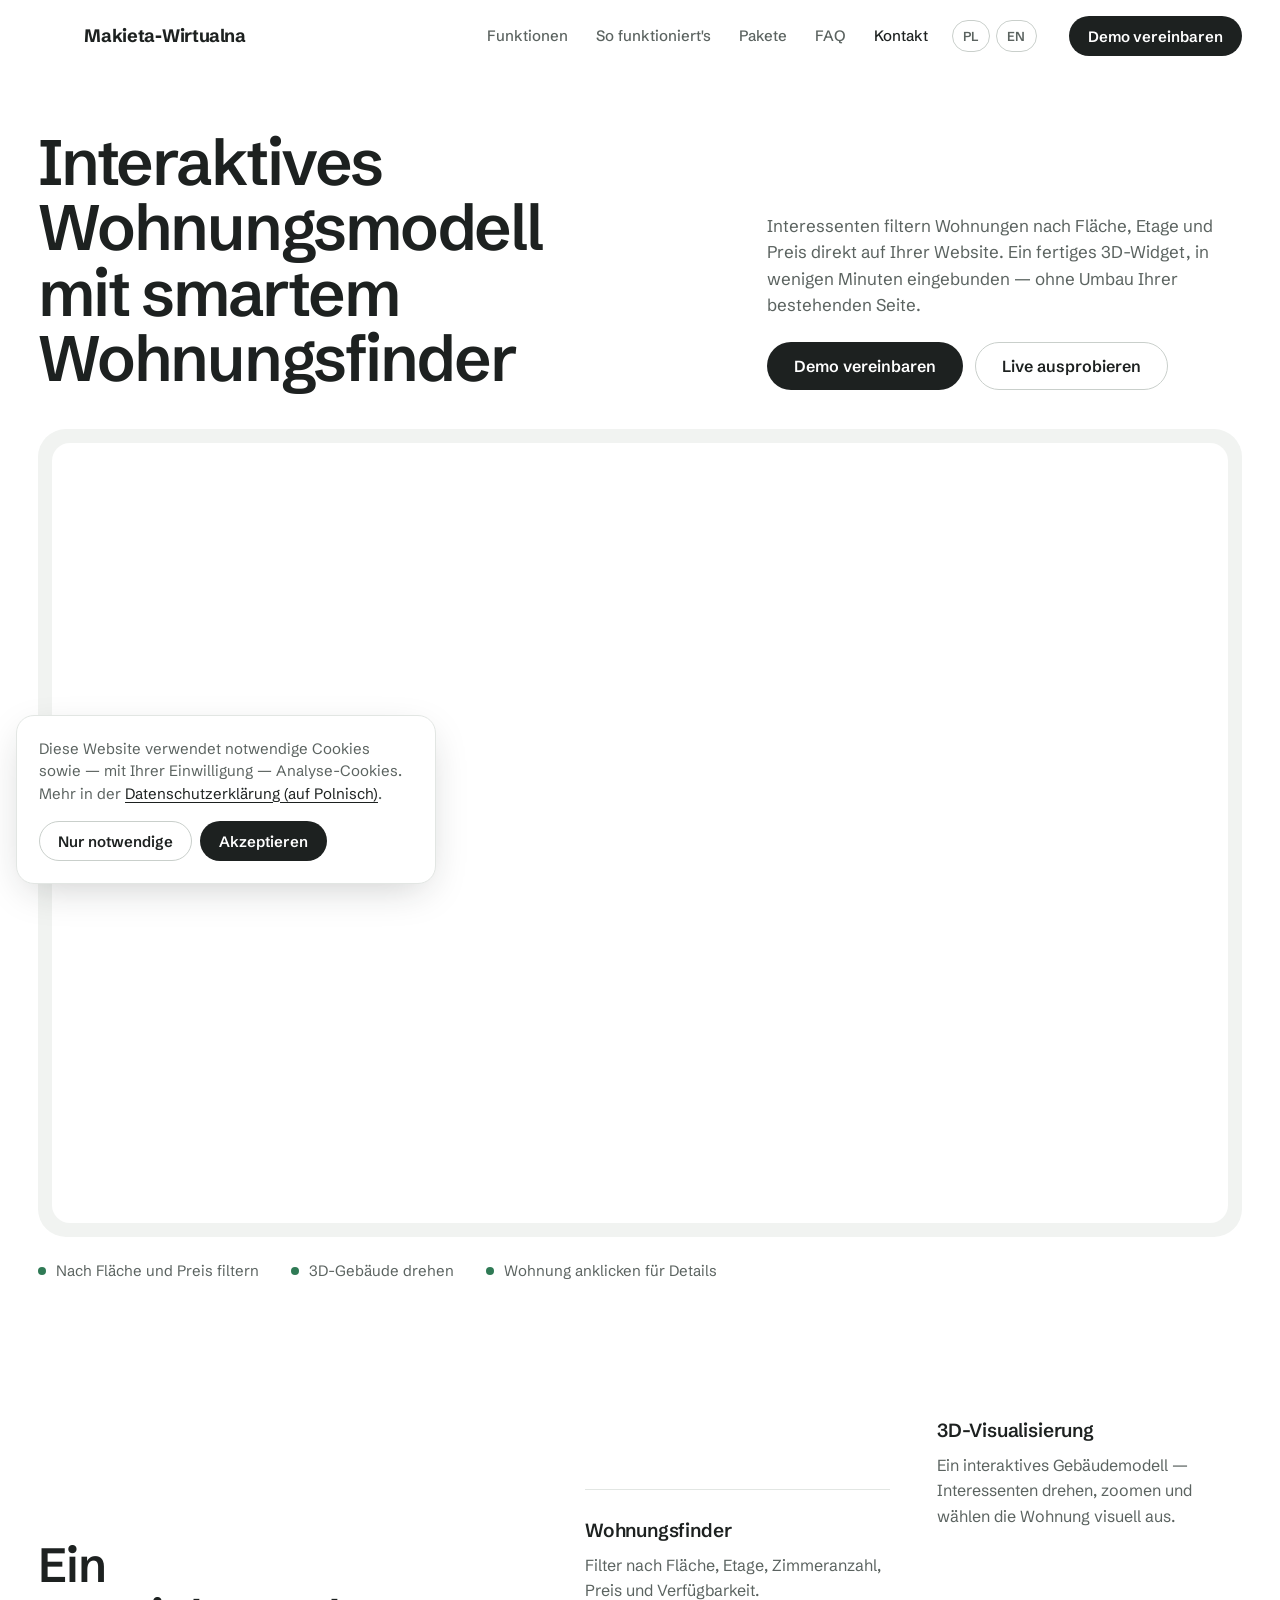
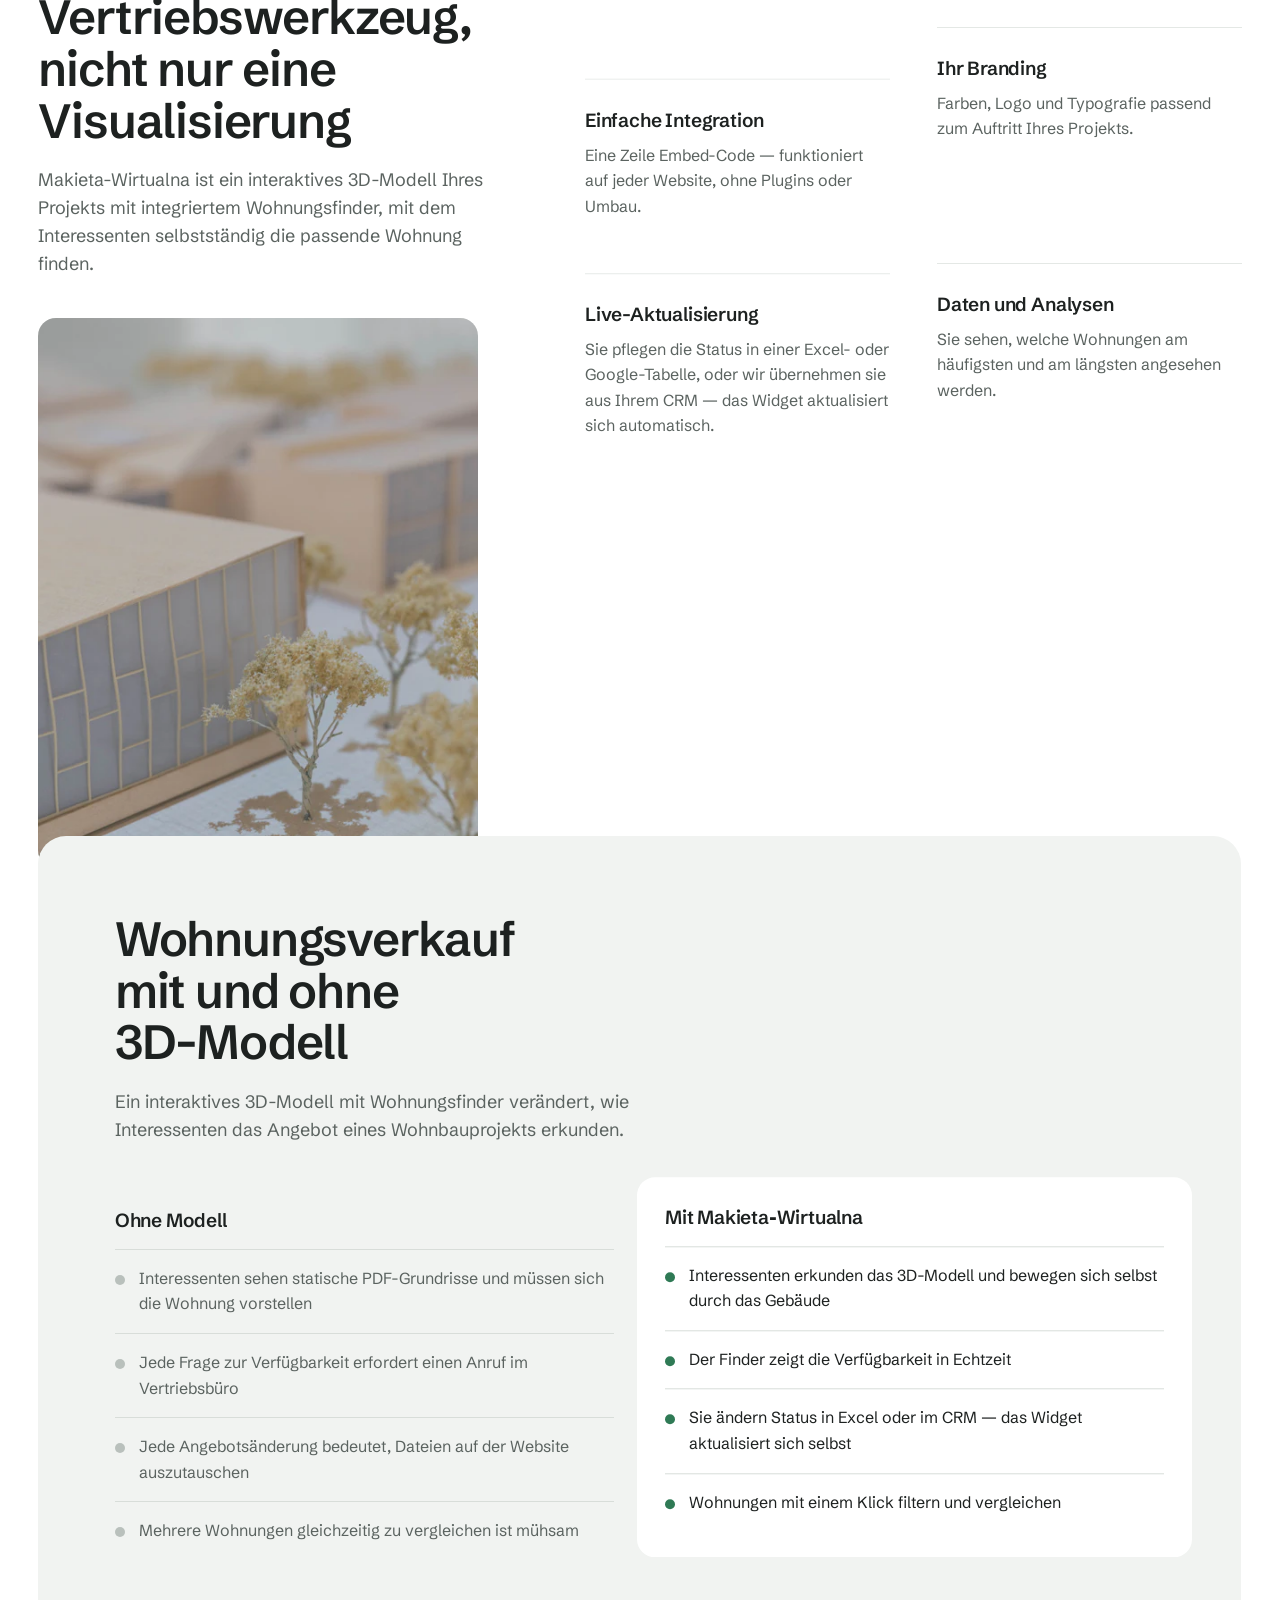
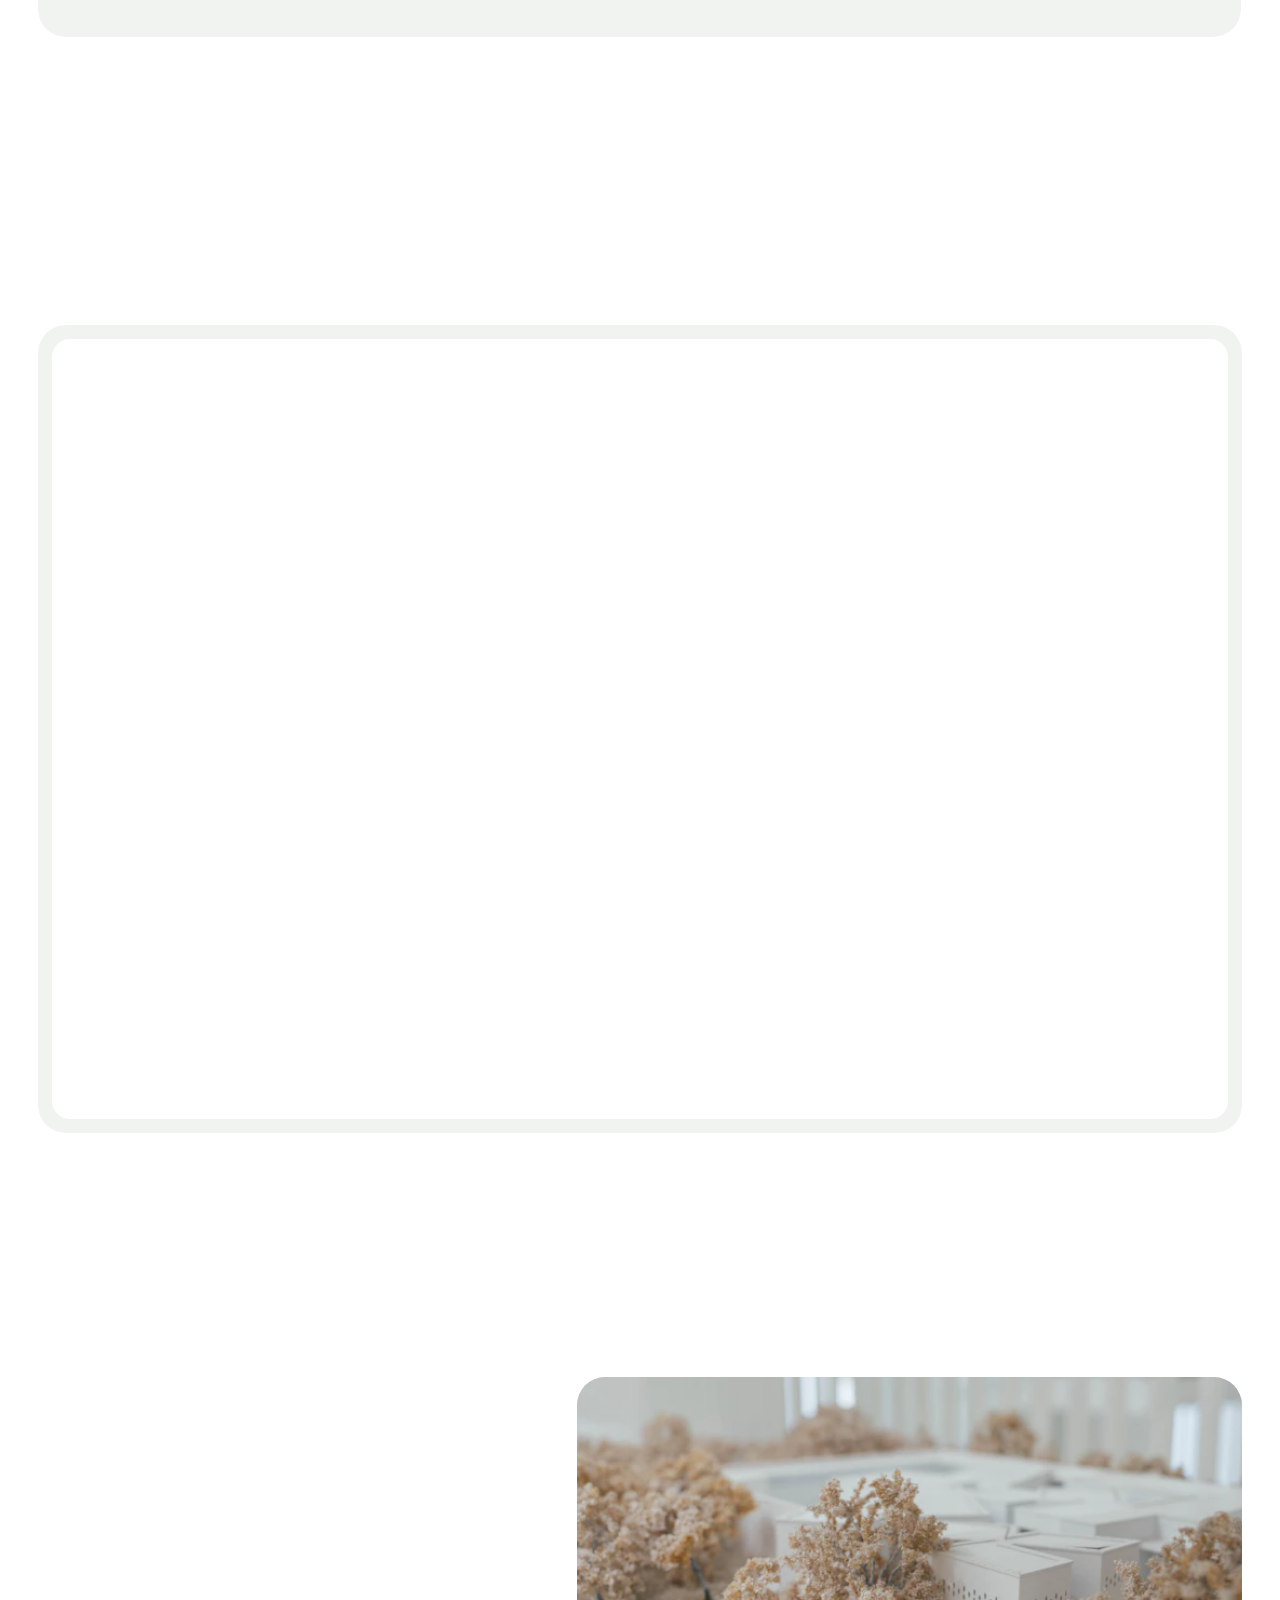
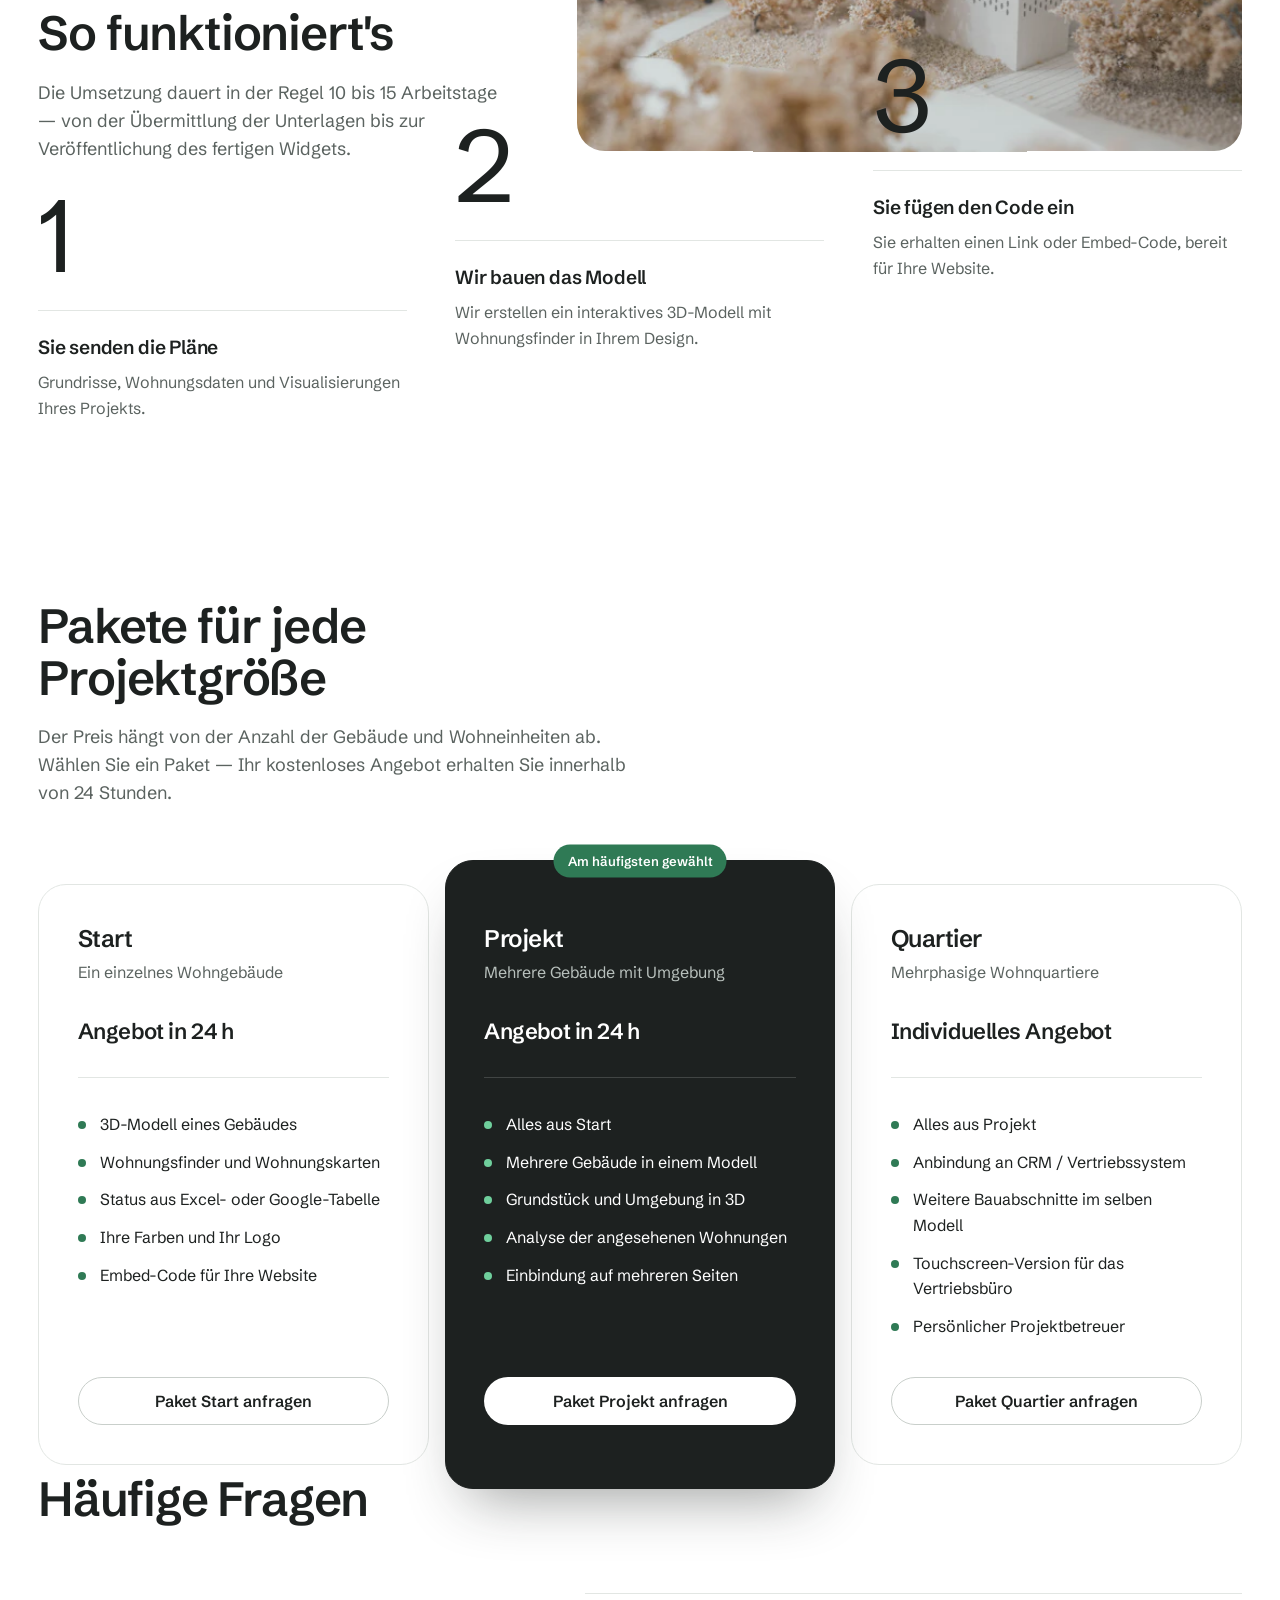
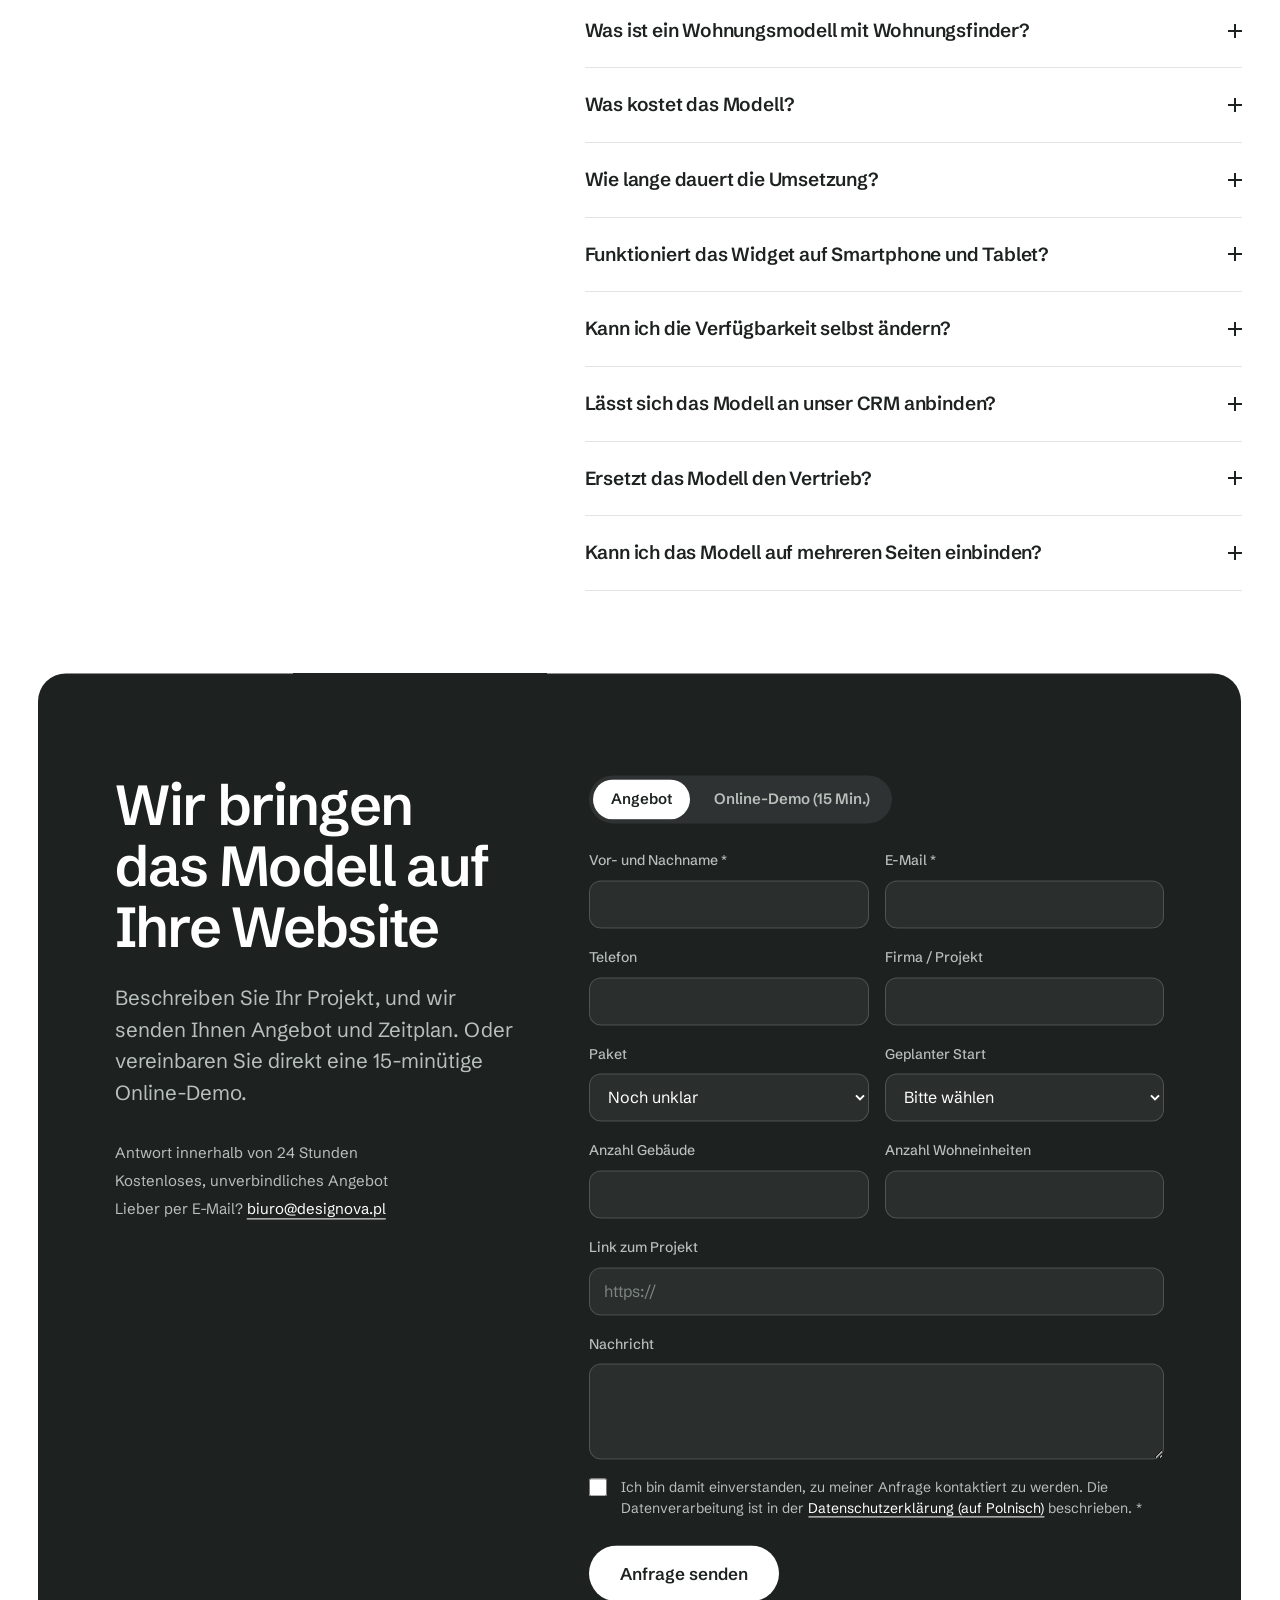
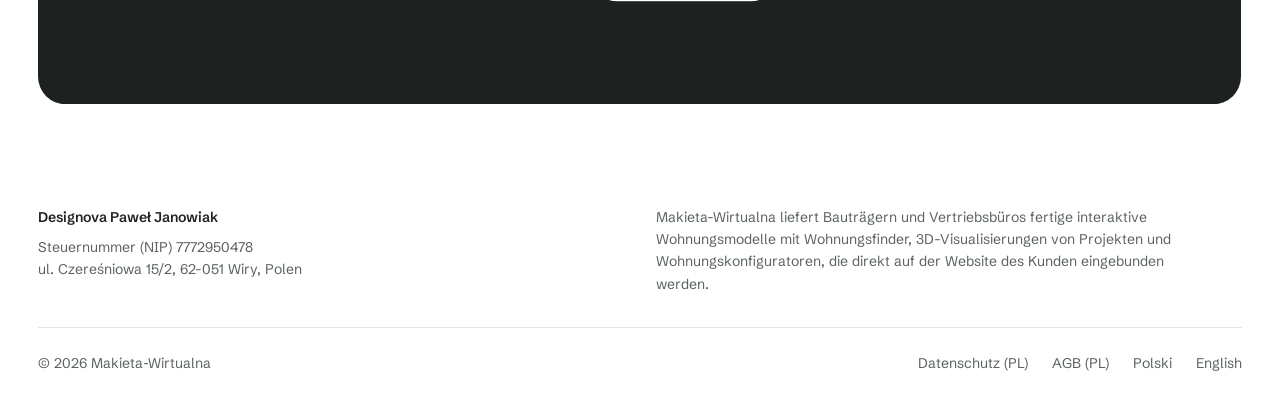
<file: de/index.html>
<!DOCTYPE html>
<html lang="de">
<head>
  <meta charset="utf-8">
  <meta name="viewport" content="width=device-width, initial-scale=1">
  <title>Makieta-Wirtualna — Interaktives 3D-Wohnungsmodell mit Wohnungsfinder für Bauträger</title>
  <meta name="description" content="Fertiges Widget für die Website von Bauträgern: ein interaktives 3D-Modell Ihres Projekts mit Wohnungsfinder — Filter nach Fläche, Etage und Preis. In wenigen Minuten eingebunden.">
  <link rel="canonical" href="https://makieta-wirtualna.pl/de/">
  <link rel="alternate" hreflang="pl" href="https://makieta-wirtualna.pl/">
  <link rel="alternate" hreflang="en" href="https://makieta-wirtualna.pl/en/">
  <link rel="alternate" hreflang="de" href="https://makieta-wirtualna.pl/de/">
  <link rel="alternate" hreflang="x-default" href="https://makieta-wirtualna.pl/">
  <meta name="theme-color" content="#ffffff">
  <link rel="icon" type="image/svg+xml" href="data:image/svg+xml,%3Csvg xmlns='http://www.w3.org/2000/svg' viewBox='4 4 24 24'%3E%3Cg stroke='%231d2120' stroke-width='.8' stroke-linejoin='round'%3E%3Cpath fill='%23fff' d='M16 4.8L18.77 6.4L13.23 9.6L10.46 8Z'/%3E%3Cpath fill='%23e2e6e3' d='M10.46 20.8L13.23 22.4L13.23 9.6L10.46 8Z'/%3E%3Cpath fill='%23b9c1bd' d='M18.77 19.2L13.23 22.4L13.23 9.6L18.77 6.4Z'/%3E%3Cpath fill='%23fff' d='M18.77 9.6L21.54 11.2L16 14.4L13.23 12.8Z'/%3E%3Cpath fill='%23e2e6e3' d='M13.23 22.4L16 24L16 14.4L13.23 12.8Z'/%3E%3Cpath fill='%23b9c1bd' d='M21.54 20.8L16 24L16 14.4L21.54 11.2Z'/%3E%3Cpath fill='%232f7a55' stroke='none' d='M13.92 19.28L15.31 20.08L15.31 17.52L13.92 16.72Z'/%3E%3Cpath fill='%23fff' d='M10.46 12.48L13.23 14.08L10.46 15.68L7.69 14.08Z'/%3E%3Cpath fill='%23e2e6e3' d='M7.69 22.4L10.46 24L10.46 15.68L7.69 14.08Z'/%3E%3Cpath fill='%23b9c1bd' d='M13.23 22.4L10.46 24L10.46 15.68L13.23 14.08Z'/%3E%3Cpath fill='%23fff' d='M21.54 14.4L24.31 16L18.77 19.2L16 17.6Z'/%3E%3Cpath fill='%23e2e6e3' d='M16 24L18.77 25.6L18.77 19.2L16 17.6Z'/%3E%3Cpath fill='%23b9c1bd' d='M24.31 22.4L18.77 25.6L18.77 19.2L24.31 16Z'/%3E%3Cpath fill='%23fff' d='M7.69 17.28L10.46 18.88L7.69 20.48L4.92 18.88Z'/%3E%3Cpath fill='%23e2e6e3' d='M4.92 24L7.69 25.6L7.69 20.48L4.92 18.88Z'/%3E%3Cpath fill='%23b9c1bd' d='M10.46 24L7.69 25.6L7.69 20.48L10.46 18.88Z'/%3E%3Cpath fill='%23fff' d='M24.31 19.2L27.08 20.8L21.54 24L18.77 22.4Z'/%3E%3Cpath fill='%23e2e6e3' d='M18.77 25.6L21.54 27.2L21.54 24L18.77 22.4Z'/%3E%3Cpath fill='%23b9c1bd' d='M27.08 24L21.54 27.2L21.54 24L27.08 20.8Z'/%3E%3C/g%3E%3C/svg%3E">

  <meta property="og:title" content="Makieta-Wirtualna — Interaktives 3D-Wohnungsmodell mit Wohnungsfinder">
  <meta property="og:description" content="Fertiges Widget für die Website von Bauträgern: ein interaktives 3D-Modell Ihres Projekts mit Wohnungsfinder. In wenigen Minuten eingebunden.">
  <meta property="og:type" content="website">
  <meta property="og:url" content="https://makieta-wirtualna.pl/de/">
  <meta property="og:locale" content="de_DE">
  <meta property="og:locale:alternate" content="pl_PL">
  <meta property="og:locale:alternate" content="en_GB">
  <meta property="og:image" content="https://makieta-wirtualna.pl/img/og-image.jpg">
  <meta property="og:image:width" content="1200">
  <meta property="og:image:height" content="630">
  <meta property="og:image:alt" content="Makieta-Wirtualna — interaktives Wohnungsmodell mit Wohnungsfinder">
  <meta name="twitter:card" content="summary_large_image">
  <meta name="twitter:image" content="https://makieta-wirtualna.pl/img/og-image.jpg">
  <meta name="twitter:title" content="Makieta-Wirtualna — Interaktives 3D-Wohnungsmodell mit Wohnungsfinder">
  <meta name="twitter:description" content="Fertiges Widget für die Website von Bauträgern: ein interaktives 3D-Modell Ihres Projekts mit Wohnungsfinder.">

  <script type="application/ld+json">
  {
    "@context": "https://schema.org",
    "@type": "Service",
    "name": "Makieta-Wirtualna — interaktives Wohnungsmodell mit Wohnungsfinder",
    "serviceType": "3D-Visualisierung und Wohnungsfinder für Bauträger",
    "provider": { "@type": "Organization", "name": "Makieta-Wirtualna", "email": "biuro@designova.pl", "url": "https://makieta-wirtualna.pl" },
    "description": "Ein interaktives 3D-Modell eines Wohnbauprojekts mit Wohnungsfinder, eingebunden als Widget auf der Website eines Bauträgers oder Vertriebsbüros."
  }
  </script>
  <script type="application/ld+json">
  {
    "@context": "https://schema.org",
    "@type": "FAQPage",
    "mainEntity": [
      { "@type": "Question", "name": "Was ist ein Wohnungsmodell mit Wohnungsfinder?", "acceptedAnswer": { "@type": "Answer", "text": "Ein interaktives 3D-Modell eines Gebäudes oder Quartiers, eingebunden auf der Website des Bauträgers. Interessenten filtern verfügbare Wohnungen nach Fläche, Etage, Zimmeranzahl und Preis und sehen die gewählte Einheit direkt im Modell." } },
      { "@type": "Question", "name": "Was kostet das Modell?", "acceptedAnswer": { "@type": "Answer", "text": "Der Preis hängt von der Anzahl der Gebäude und Wohneinheiten sowie vom Umfang der Anpassung ab. Ein kostenloses Angebot erhalten Sie innerhalb von 24 Stunden nach Eingang der wichtigsten Projektdaten." } },
      { "@type": "Question", "name": "Wie lange dauert die Umsetzung?", "acceptedAnswer": { "@type": "Answer", "text": "In der Regel 10 bis 15 Arbeitstage, abhängig von der Anzahl der Gebäude und der Vollständigkeit der vom Bauträger gelieferten Unterlagen." } },
      { "@type": "Question", "name": "Funktioniert das Widget auf Smartphone und Tablet?", "acceptedAnswer": { "@type": "Answer", "text": "Ja. Das Modell ist vollständig responsiv und funktioniert auf Mobilgeräten, Desktops und Touchscreens im Vertriebsbüro." } },
      { "@type": "Question", "name": "Kann ich die Verfügbarkeit selbst ändern?", "acceptedAnswer": { "@type": "Answer", "text": "Ja. Den Status jeder Wohnung (frei, reserviert, verkauft) pflegen Sie in einer freigegebenen Excel- oder Google-Tabelle, oder das Modell übernimmt ihn direkt aus Ihrem CRM. Die Änderung erscheint automatisch im Widget — ohne Eingriff in den Code Ihrer Website." } },
      { "@type": "Question", "name": "Lässt sich das Modell an unser CRM anbinden?", "acceptedAnswer": { "@type": "Answer", "text": "Ja. Wenn Ihr Vertriebssystem oder CRM eine Wohnungsliste bereitstellt (per API oder XML/CSV-Export), übernimmt das Modell Status und Preise automatisch. Integrationen kalkulieren wir individuell." } },
      { "@type": "Question", "name": "Ersetzt das Modell den Vertrieb?", "acceptedAnswer": { "@type": "Answer", "text": "Nein. Es unterstützt den Vertrieb, indem Interessenten ihre Auswahl schon vor dem ersten Kontakt eingrenzen. Verkaufsgespräche werden dadurch kürzer und gezielter." } },
      { "@type": "Question", "name": "Kann ich das Modell auf mehreren Seiten einbinden?", "acceptedAnswer": { "@type": "Answer", "text": "Ja. Dasselbe Widget kann auf der Projektstartseite, auf Seiten einzelner Gebäude und in Marketingmaterialien eingesetzt werden — ohne zusätzliche Umsetzungskosten." } }
    ]
  }
  </script>

  <link rel="preconnect" href="https://fonts.googleapis.com">
  <link rel="preconnect" href="https://fonts.gstatic.com" crossorigin>
  <link rel="stylesheet" href="https://fonts.googleapis.com/css2?family=Schibsted+Grotesk:wght@400;500;600;700&display=swap">
  <link rel="stylesheet" href="../styles.css">
  <script src="../site.js" defer></script>
</head>
<body>

  <header class="site-header">
    <div class="wrap">
      <a class="brand" href="#" aria-label="Makieta-Wirtualna — Startseite">
        <svg class="brand-mark" width="36" height="36" viewBox="4 4 24 24" aria-hidden="true">
          <g class="b-tier t1">
            <path class="b-top" d="M16 4.8L18.77 6.4L13.23 9.6L10.46 8Z"/>
            <path class="b-left" d="M10.46 20.8L13.23 22.4L13.23 9.6L10.46 8Z"/>
            <path class="b-right" d="M18.77 19.2L13.23 22.4L13.23 9.6L18.77 6.4Z"/>
          </g>
          <g class="b-tier t2">
            <path class="b-top" d="M18.77 9.6L21.54 11.2L16 14.4L13.23 12.8Z"/>
            <path class="b-left" d="M13.23 22.4L16 24L16 14.4L13.23 12.8Z"/>
            <path class="b-right" d="M21.54 20.8L16 24L16 14.4L21.54 11.2Z"/>
            <path class="b-unit" d="M13.92 19.28L15.31 20.08L15.31 17.52L13.92 16.72Z"/>
          </g>
          <g class="b-tier t3">
            <path class="b-top" d="M10.46 12.48L13.23 14.08L10.46 15.68L7.69 14.08Z"/>
            <path class="b-left" d="M7.69 22.4L10.46 24L10.46 15.68L7.69 14.08Z"/>
            <path class="b-right" d="M13.23 22.4L10.46 24L10.46 15.68L13.23 14.08Z"/>
          </g>
          <g class="b-tier t4">
            <path class="b-top" d="M21.54 14.4L24.31 16L18.77 19.2L16 17.6Z"/>
            <path class="b-left" d="M16 24L18.77 25.6L18.77 19.2L16 17.6Z"/>
            <path class="b-right" d="M24.31 22.4L18.77 25.6L18.77 19.2L24.31 16Z"/>
          </g>
          <g class="b-tier t5">
            <path class="b-top" d="M7.69 17.28L10.46 18.88L7.69 20.48L4.92 18.88Z"/>
            <path class="b-left" d="M4.92 24L7.69 25.6L7.69 20.48L4.92 18.88Z"/>
            <path class="b-right" d="M10.46 24L7.69 25.6L7.69 20.48L10.46 18.88Z"/>
          </g>
          <g class="b-tier t6">
            <path class="b-top" d="M24.31 19.2L27.08 20.8L21.54 24L18.77 22.4Z"/>
            <path class="b-left" d="M18.77 25.6L21.54 27.2L21.54 24L18.77 22.4Z"/>
            <path class="b-right" d="M27.08 24L21.54 27.2L21.54 24L27.08 20.8Z"/>
          </g>
        </svg>
        Makieta‑Wirtualna
      </a>
      <nav class="nav" aria-label="Hauptnavigation">
        <a href="#funkcje">Funktionen</a>
        <a href="#jak-to-dziala">So funktioniert's</a>
        <a href="#cennik">Pakete</a>
        <a href="#faq">FAQ</a>
        <a href="#kontakt">Kontakt</a>
      </nav>
      <div class="langs">
        <a class="lang" href="/" hreflang="pl" lang="pl" aria-label="Wersja polska">PL</a>
        <a class="lang" href="/en/" hreflang="en" lang="en" aria-label="English version">EN</a>
      </div>
      <a class="btn btn-ink btn-sm" href="#kontakt" data-intent="prezentacja">Demo vereinbaren</a>
      <button class="menu-toggle" type="button" aria-expanded="false" aria-controls="mobile-nav" aria-label="Menü öffnen">
        <svg width="18" height="18" viewBox="0 0 18 18" aria-hidden="true"><path d="M2 5h14M2 13h14" stroke="currentColor" stroke-width="2" stroke-linecap="round"/></svg>
      </button>
    </div>
    <nav class="mobile-nav" id="mobile-nav" aria-label="Mobiles Menü" hidden>
      <a href="#funkcje">Funktionen</a>
      <a href="#jak-to-dziala">So funktioniert's</a>
      <a href="#cennik">Pakete</a>
      <a href="#faq">FAQ</a>
      <a href="#kontakt">Kontakt</a>
      <a href="/" hreflang="pl" lang="pl">Wersja polska</a>
      <a href="/en/" hreflang="en" lang="en">English version</a>
    </nav>
  </header>

  <main>
    <section class="hero">
      <div class="wrap">
        <h1>Interaktives Wohnungsmodell mit smartem Wohnungsfinder</h1>
        <div>
        <p class="lead">Interessenten filtern Wohnungen nach Fläche, Etage und Preis direkt auf Ihrer Website. Ein fertiges 3D-Widget, in wenigen Minuten eingebunden — ohne Umbau Ihrer bestehenden Seite.</p>
        <div class="hero-actions">
          <a class="btn btn-ink" href="#kontakt" data-intent="prezentacja">Demo vereinbaren</a>
          <a class="btn btn-line" href="#demo">Live ausprobieren</a>
        </div>
        </div>
      </div>
    </section>

    <section class="demo" id="demo" aria-label="Live-Demo des Modells mit Wohnungsfinder">
      <div class="wrap">
        <div class="demo-frame">
          <div class="demo-stage">
            <iframe src="https://resortszklarki.netlify.app/" title="Modell Resort Szklarki mit Wohnungsfinder — Demo" allow="fullscreen" allowfullscreen loading="lazy"></iframe>
          </div>
        </div>
        <ul class="demo-notes">
          <li>Nach Fläche und Preis filtern</li>
          <li>3D-Gebäude drehen</li>
          <li>Wohnung anklicken für Details</li>
        </ul>
      </div>
    </section>

    <section class="section" id="funkcje">
      <div class="wrap split">
        <div class="split-head">
          <h2>Ein Vertriebswerkzeug, nicht nur eine Visualisierung</h2>
          <p class="lead">Makieta-Wirtualna ist ein interaktives 3D-Modell Ihres Projekts mit integriertem Wohnungsfinder, mit dem Interessenten selbstständig die passende Wohnung finden.</p>
          <figure class="photo">
            <img src="../img/makieta-osiedla-640.webp" srcset="../img/makieta-osiedla-640.webp 640w, ../img/makieta-osiedla-1200.webp 1200w" sizes="440px" width="640" height="800" loading="lazy" decoding="async" alt="Architekturmodell einer Wohnanlage mit Modellbäumen">
          </figure>
        </div>
        <div class="features">
          <div class="feature">
            <h3>Wohnungsfinder</h3>
            <p>Filter nach Fläche, Etage, Zimmeranzahl, Preis und Verfügbarkeit.</p>
          </div>
          <div class="feature">
            <h3>3D-Visualisierung</h3>
            <p>Ein interaktives Gebäudemodell — Interessenten drehen, zoomen und wählen die Wohnung visuell aus.</p>
          </div>
          <div class="feature">
            <h3>Einfache Integration</h3>
            <p>Eine Zeile Embed-Code — funktioniert auf jeder Website, ohne Plugins oder Umbau.</p>
          </div>
          <div class="feature">
            <h3>Ihr Branding</h3>
            <p>Farben, Logo und Typografie passend zum Auftritt Ihres Projekts.</p>
          </div>
          <div class="feature">
            <h3>Live-Aktualisierung</h3>
            <p>Sie pflegen die Status in einer Excel- oder Google-Tabelle, oder wir übernehmen sie aus Ihrem CRM — das Widget aktualisiert sich automatisch.</p>
          </div>
          <div class="feature">
            <h3>Daten und Analysen</h3>
            <p>Sie sehen, welche Wohnungen am häufigsten und am längsten angesehen werden.</p>
          </div>
        </div>
      </div>
    </section>

    <section aria-labelledby="porownanie">
      <div class="wrap">
        <div class="compare">
          <h2 id="porownanie">Wohnungsverkauf mit und ohne 3D-Modell</h2>
          <p class="lead">Ein interaktives 3D-Modell mit Wohnungsfinder verändert, wie Interessenten das Angebot eines Wohnbauprojekts erkunden.</p>
          <div class="compare-cols">
            <div class="compare-col is-before">
              <h3>Ohne Modell</h3>
              <ul>
                <li>Interessenten sehen statische PDF-Grundrisse und müssen sich die Wohnung vorstellen</li>
                <li>Jede Frage zur Verfügbarkeit erfordert einen Anruf im Vertriebsbüro</li>
                <li>Jede Angebotsänderung bedeutet, Dateien auf der Website auszutauschen</li>
                <li>Mehrere Wohnungen gleichzeitig zu vergleichen ist mühsam</li>
              </ul>
            </div>
            <div class="compare-col is-after">
              <h3>Mit Makieta‑Wirtualna</h3>
              <ul>
                <li>Interessenten erkunden das 3D-Modell und bewegen sich selbst durch das Gebäude</li>
                <li>Der Finder zeigt die Verfügbarkeit in Echtzeit</li>
                <li>Sie ändern Status in Excel oder im CRM — das Widget aktualisiert sich selbst</li>
                <li>Wohnungen mit einem Klick filtern und vergleichen</li>
              </ul>
            </div>
          </div>
        </div>
      </div>
    </section>

    <section class="demo demo-more" id="demo-2" aria-label="Demo eines Gebäudemodells">
      <div class="wrap">
        <div class="demo-frame">
          <div class="demo-stage">
            <iframe src="https://makieta-wirtualna.netlify.app/" title="Modell eines Wohngebäudes mit Wohnungsfinder — Demo" allow="fullscreen" allowfullscreen loading="lazy"></iframe>
          </div>
        </div>
      </div>
    </section>

    <section class="section" id="jak-to-dziala">
      <div class="wrap">
        <div class="steps-top">
          <div class="steps-head">
            <h2>So funktioniert's</h2>
            <p class="lead">Die Umsetzung dauert in der Regel 10 bis 15 Arbeitstage — von der Übermittlung der Unterlagen bis zur Veröffentlichung des fertigen Widgets.</p>
          </div>
          <figure class="photo">
            <img src="../img/makieta-zielen-800.webp" srcset="../img/makieta-zielen-800.webp 800w, ../img/makieta-zielen-1600.webp 1600w" sizes="(max-width: 900px) 100vw, 58vw" width="800" height="450" loading="lazy" decoding="async" alt="Weißes Architekturmodell eines Gebäudes, umgeben von Modellbäumen">
          </figure>
        </div>
        <ol class="steps">
          <li>
            <h3>Sie senden die Pläne</h3>
            <p>Grundrisse, Wohnungsdaten und Visualisierungen Ihres Projekts.</p>
          </li>
          <li>
            <h3>Wir bauen das Modell</h3>
            <p>Wir erstellen ein interaktives 3D-Modell mit Wohnungsfinder in Ihrem Design.</p>
          </li>
          <li>
            <h3>Sie fügen den Code ein</h3>
            <p>Sie erhalten einen Link oder Embed-Code, bereit für Ihre Website.</p>
          </li>
        </ol>
      </div>
    </section>

    <section class="section" id="cennik" aria-labelledby="cennik-tytul" style="padding-top: 0;">
      <div class="wrap">
        <div class="steps-head">
          <h2 id="cennik-tytul">Pakete für jede Projektgröße</h2>
          <p class="lead">Der Preis hängt von der Anzahl der Gebäude und Wohneinheiten ab. Wählen Sie ein Paket — Ihr kostenloses Angebot erhalten Sie innerhalb von 24 Stunden.</p>
        </div>
        <div class="plans">
          <article class="plan">
            <h3>Start</h3>
            <p class="plan-for">Ein einzelnes Wohngebäude</p>
            <p class="plan-price">Angebot in 24 h</p>
            <ul>
              <li>3D-Modell eines Gebäudes</li>
              <li>Wohnungsfinder und Wohnungskarten</li>
              <li>Status aus Excel- oder Google-Tabelle</li>
              <li>Ihre Farben und Ihr Logo</li>
              <li>Embed-Code für Ihre Website</li>
            </ul>
            <a class="btn btn-line" href="#kontakt" data-plan="Start">Paket Start anfragen</a>
          </article>
          <article class="plan is-featured">
            <p class="plan-tag">Am häufigsten gewählt</p>
            <h3>Projekt</h3>
            <p class="plan-for">Mehrere Gebäude mit Umgebung</p>
            <p class="plan-price">Angebot in 24 h</p>
            <ul>
              <li>Alles aus Start</li>
              <li>Mehrere Gebäude in einem Modell</li>
              <li>Grundstück und Umgebung in 3D</li>
              <li>Analyse der angesehenen Wohnungen</li>
              <li>Einbindung auf mehreren Seiten</li>
            </ul>
            <a class="btn btn-paper" href="#kontakt" data-plan="Inwestycja">Paket Projekt anfragen</a>
          </article>
          <article class="plan">
            <h3>Quartier</h3>
            <p class="plan-for">Mehrphasige Wohnquartiere</p>
            <p class="plan-price">Individuelles Angebot</p>
            <ul>
              <li>Alles aus Projekt</li>
              <li>Anbindung an CRM / Vertriebssystem</li>
              <li>Weitere Bauabschnitte im selben Modell</li>
              <li>Touchscreen-Version für das Vertriebsbüro</li>
              <li>Persönlicher Projektbetreuer</li>
            </ul>
            <a class="btn btn-line" href="#kontakt" data-plan="Osiedle">Paket Quartier anfragen</a>
          </article>
        </div>
      </div>
    </section>

    <section class="section faq" id="faq" style="padding-top: 0;">
      <div class="wrap split">
        <div class="split-head">
          <h2>Häufige Fragen</h2>
        </div>
        <div>
          <details>
            <summary>Was ist ein Wohnungsmodell mit Wohnungsfinder?</summary>
            <p>Ein interaktives 3D-Modell eines Gebäudes oder Quartiers, eingebunden auf der Website des Bauträgers. Interessenten filtern verfügbare Wohnungen nach Fläche, Etage, Zimmeranzahl und Preis und sehen die gewählte Einheit direkt im Modell.</p>
          </details>
          <details>
            <summary>Was kostet das Modell?</summary>
            <p>Der Preis hängt von der Anzahl der Gebäude und Wohneinheiten sowie vom Umfang der Anpassung ab. Ein kostenloses Angebot erhalten Sie innerhalb von 24 Stunden nach Eingang der wichtigsten Projektdaten — füllen Sie einfach das <a href="#kontakt">Formular</a> aus.</p>
          </details>
          <details>
            <summary>Wie lange dauert die Umsetzung?</summary>
            <p>In der Regel 10 bis 15 Arbeitstage, abhängig von der Anzahl der Gebäude und der Vollständigkeit der vom Bauträger gelieferten Unterlagen.</p>
          </details>
          <details>
            <summary>Funktioniert das Widget auf Smartphone und Tablet?</summary>
            <p>Ja. Das Modell ist vollständig responsiv und funktioniert auf Mobilgeräten, Desktops und Touchscreens im Vertriebsbüro.</p>
          </details>
          <details>
            <summary>Kann ich die Verfügbarkeit selbst ändern?</summary>
            <p>Ja. Den Status jeder Wohnung (frei, reserviert, verkauft) pflegen Sie in einer freigegebenen Excel- oder Google-Tabelle, oder das Modell übernimmt ihn direkt aus Ihrem CRM. Die Änderung erscheint automatisch im Widget — ohne Eingriff in den Code Ihrer Website.</p>
          </details>
          <details>
            <summary>Lässt sich das Modell an unser CRM anbinden?</summary>
            <p>Ja. Wenn Ihr Vertriebssystem oder CRM eine Wohnungsliste bereitstellt (per API oder XML/CSV-Export), übernimmt das Modell Status und Preise automatisch. Integrationen kalkulieren wir individuell.</p>
          </details>
          <details>
            <summary>Ersetzt das Modell den Vertrieb?</summary>
            <p>Nein. Es unterstützt den Vertrieb, indem Interessenten ihre Auswahl schon vor dem ersten Kontakt eingrenzen. Verkaufsgespräche werden dadurch kürzer und gezielter.</p>
          </details>
          <details>
            <summary>Kann ich das Modell auf mehreren Seiten einbinden?</summary>
            <p>Ja. Dasselbe Widget kann auf der Projektstartseite, auf Seiten einzelner Gebäude und in Marketingmaterialien eingesetzt werden — ohne zusätzliche Umsetzungskosten.</p>
          </details>
        </div>
      </div>
    </section>

    <section id="kontakt" aria-labelledby="kontakt-tytul">
      <div class="wrap">
        <div class="contact">
          <div class="contact-intro">
            <h2 id="kontakt-tytul">Wir bringen das Modell auf Ihre Website</h2>
            <p class="lead">Beschreiben Sie Ihr Projekt, und wir senden Ihnen Angebot und Zeitplan. Oder vereinbaren Sie direkt eine 15-minütige Online-Demo.</p>
            <ul class="contact-facts">
              <li>Antwort innerhalb von 24 Stunden</li>
              <li>Kostenloses, unverbindliches Angebot</li>
              <li>Lieber per E-Mail? <a class="contact-link" href="mailto:biuro@designova.pl?subject=Anfrage%20Makieta-Wirtualna">biuro@designova.pl</a></li>
            </ul>
          </div>
          <form class="form" id="formularz" action="/wyslij.php" method="post" novalidate>
            <input type="hidden" name="jezyk" value="de">
            <fieldset class="form-type full">
              <legend class="visually-hidden">Was benötigen Sie?</legend>
              <label><input type="radio" name="typ" value="wycena" checked> Angebot</label>
              <label><input type="radio" name="typ" value="prezentacja"> Online-Demo (15 Min.)</label>
            </fieldset>
            <label class="field">Vor- und Nachname *
              <input type="text" name="imie" autocomplete="name" required maxlength="120">
            </label>
            <label class="field">E-Mail *
              <input type="email" name="email" autocomplete="email" required maxlength="160">
            </label>
            <label class="field">Telefon
              <input type="tel" name="telefon" autocomplete="tel" maxlength="40">
            </label>
            <label class="field">Firma / Projekt
              <input type="text" name="firma" autocomplete="organization" maxlength="160">
            </label>
            <div class="form-demo full" data-when="prezentacja" hidden>
              <label class="field">Wunschtag *
                <input type="date" name="termin_dzien" data-weekday>
              </label>
              <label class="field">Uhrzeit (MEZ) *
                <select name="termin_godzina">
                  <option value="">Bitte wählen</option>
                  <option>9:00</option><option>10:00</option><option>11:00</option><option>12:00</option>
                  <option>13:00</option><option>14:00</option><option>15:00</option><option>16:00</option>
                </select>
              </label>
              <p class="form-hint">Mo–Fr. Wir bestätigen den Termin und senden Ihnen einen Link zum Meeting.</p>
            </div>
            <label class="field">Paket
              <select name="pakiet">
                <option value="">Noch unklar</option>
                <option value="Start">Start</option>
                <option value="Inwestycja">Projekt</option>
                <option value="Osiedle">Quartier</option>
              </select>
            </label>
            <label class="field">Geplanter Start
              <select name="start">
                <option value="">Bitte wählen</option>
                <option value="Jak najszybciej">So bald wie möglich</option>
                <option value="W ciągu miesiąca">Innerhalb eines Monats</option>
                <option value="Za 1–3 miesiące">In 1–3 Monaten</option>
                <option value="Później">Später</option>
              </select>
            </label>
            <label class="field">Anzahl Gebäude
              <input type="number" name="budynki" min="1" max="200" inputmode="numeric">
            </label>
            <label class="field">Anzahl Wohneinheiten
              <input type="number" name="lokale" min="1" max="10000" inputmode="numeric">
            </label>
            <label class="field full">Link zum Projekt
              <input type="url" name="link" placeholder="https://" maxlength="300">
            </label>
            <label class="field full">Nachricht
              <textarea name="wiadomosc" rows="3" maxlength="3000"></textarea>
            </label>
            <label class="hp" aria-hidden="true">Website <input type="text" name="website" tabindex="-1" autocomplete="off"></label>
            <label class="consent full">
              <input type="checkbox" name="zgoda" value="tak" required>
              <span>Ich bin damit einverstanden, zu meiner Anfrage kontaktiert zu werden. Die Datenverarbeitung ist in der <a href="../polityka-prywatnosci.html" hreflang="pl">Datenschutzerklärung (auf Polnisch)</a> beschrieben. *</span>
            </label>
            <div class="form-submit full">
              <button class="btn btn-paper" type="submit" data-label-wycena="Anfrage senden" data-label-prezentacja="Demo vereinbaren">Anfrage senden</button>
              <p class="form-status" role="status" aria-live="polite"></p>
            </div>
          </form>
        </div>
      </div>
    </section>
  </main>

  <footer class="site-footer">
    <div class="wrap">
      <div class="footer-top">
        <div>
          <p><strong style="color: var(--ink); font-weight: 600;">Designova Paweł Janowiak</strong></p>
          <p>Steuernummer (NIP) 7772950478<br>ul. Czereśniowa 15/2, 62-051 Wiry, Polen</p>
        </div>
        <p class="footer-about">Makieta-Wirtualna liefert Bauträgern und Vertriebsbüros fertige interaktive Wohnungsmodelle mit Wohnungsfinder, 3D-Visualisierungen von Projekten und Wohnungskonfiguratoren, die direkt auf der Website des Kunden eingebunden werden.</p>
      </div>
      <div class="footer-bottom">
        <span>© 2026 Makieta‑Wirtualna</span>
        <div class="footer-links">
          <a href="../polityka-prywatnosci.html" hreflang="pl">Datenschutz (PL)</a>
          <a href="../regulamin.html" hreflang="pl">AGB (PL)</a>
          <a href="/" hreflang="pl" lang="pl">Polski</a>
          <a href="/en/" hreflang="en" lang="en">English</a>
        </div>
      </div>
    </div>
  </footer>

  <div class="cookie" id="cookie" role="region" aria-label="Cookie-Einwilligung" hidden>
    <p>Diese Website verwendet notwendige Cookies sowie — mit Ihrer Einwilligung — Analyse-Cookies. Mehr in der <a href="../polityka-prywatnosci.html" hreflang="pl">Datenschutzerklärung (auf Polnisch)</a>.</p>
    <div class="cookie-actions">
      <button class="btn btn-line btn-sm" type="button" data-consent="rejected">Nur notwendige</button>
      <button class="btn btn-ink btn-sm" type="button" data-consent="accepted">Akzeptieren</button>
    </div>
  </div>
</body>
</html>
</file>
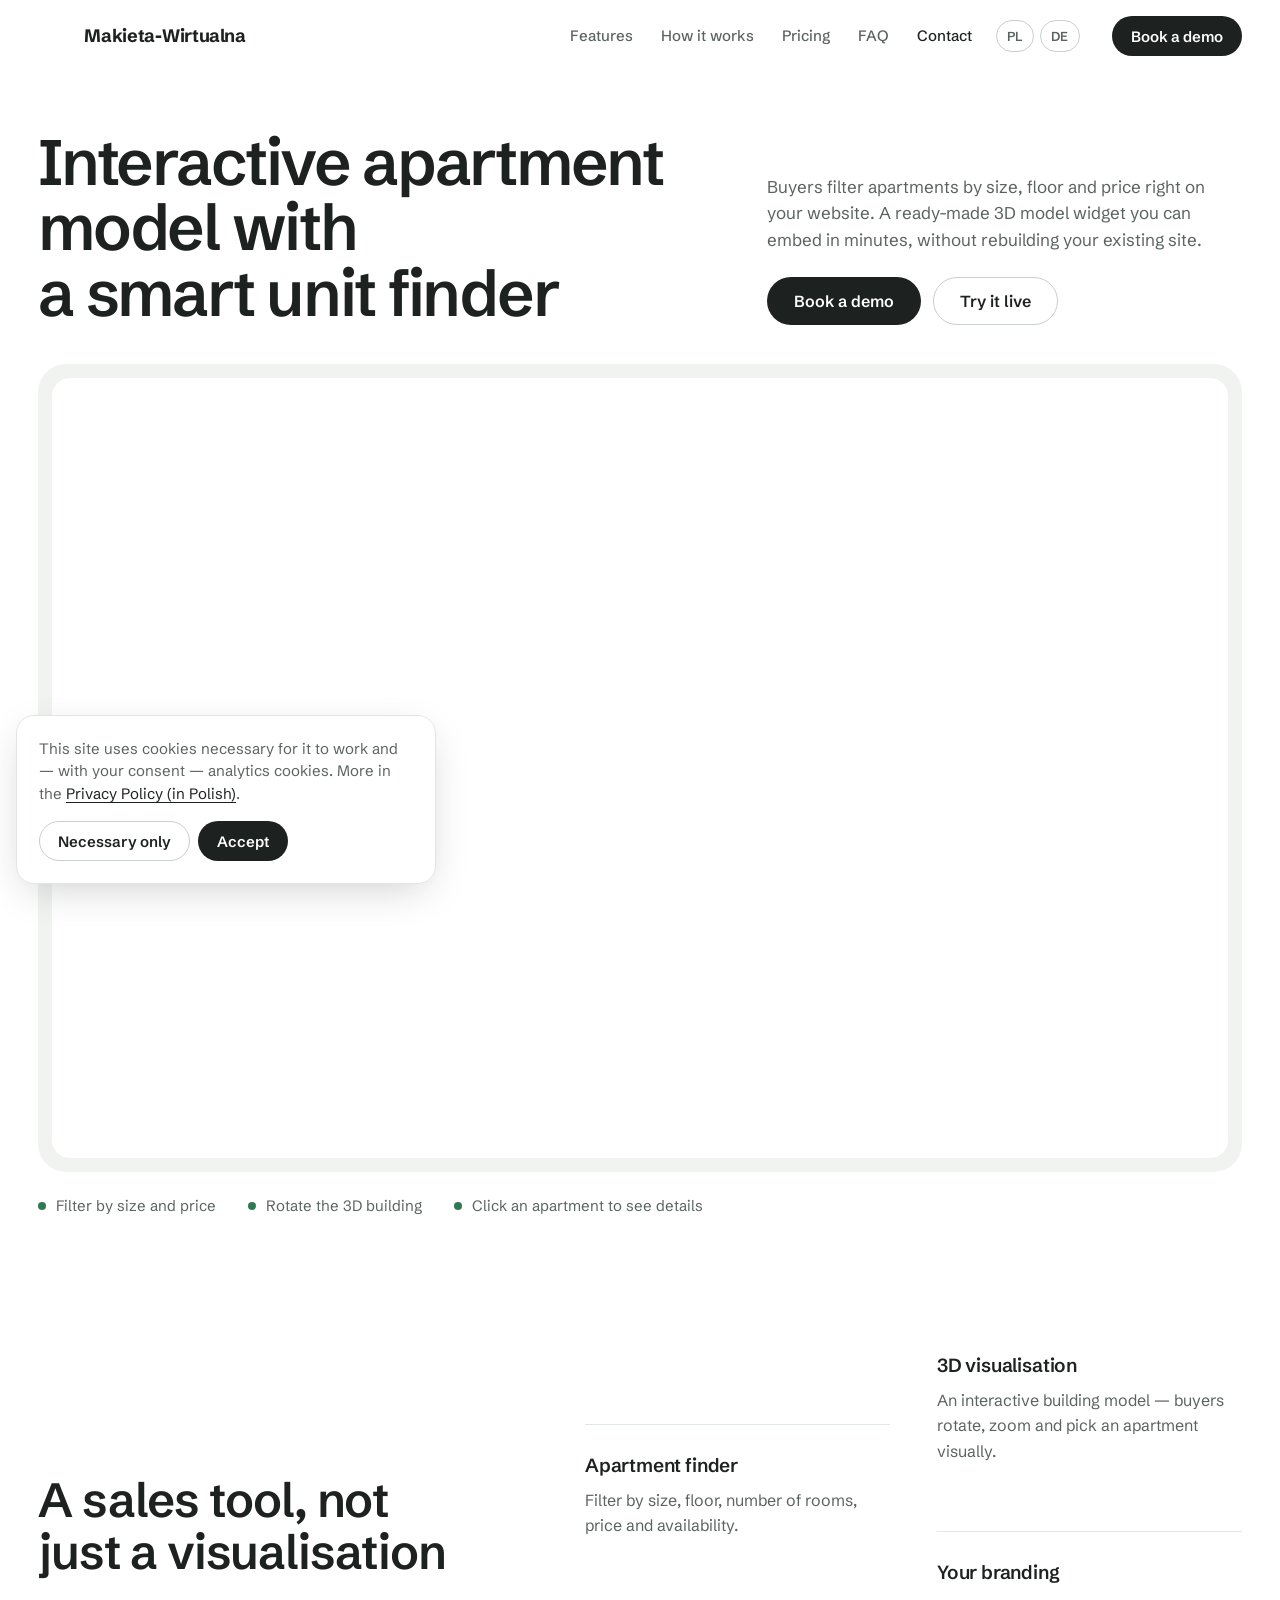
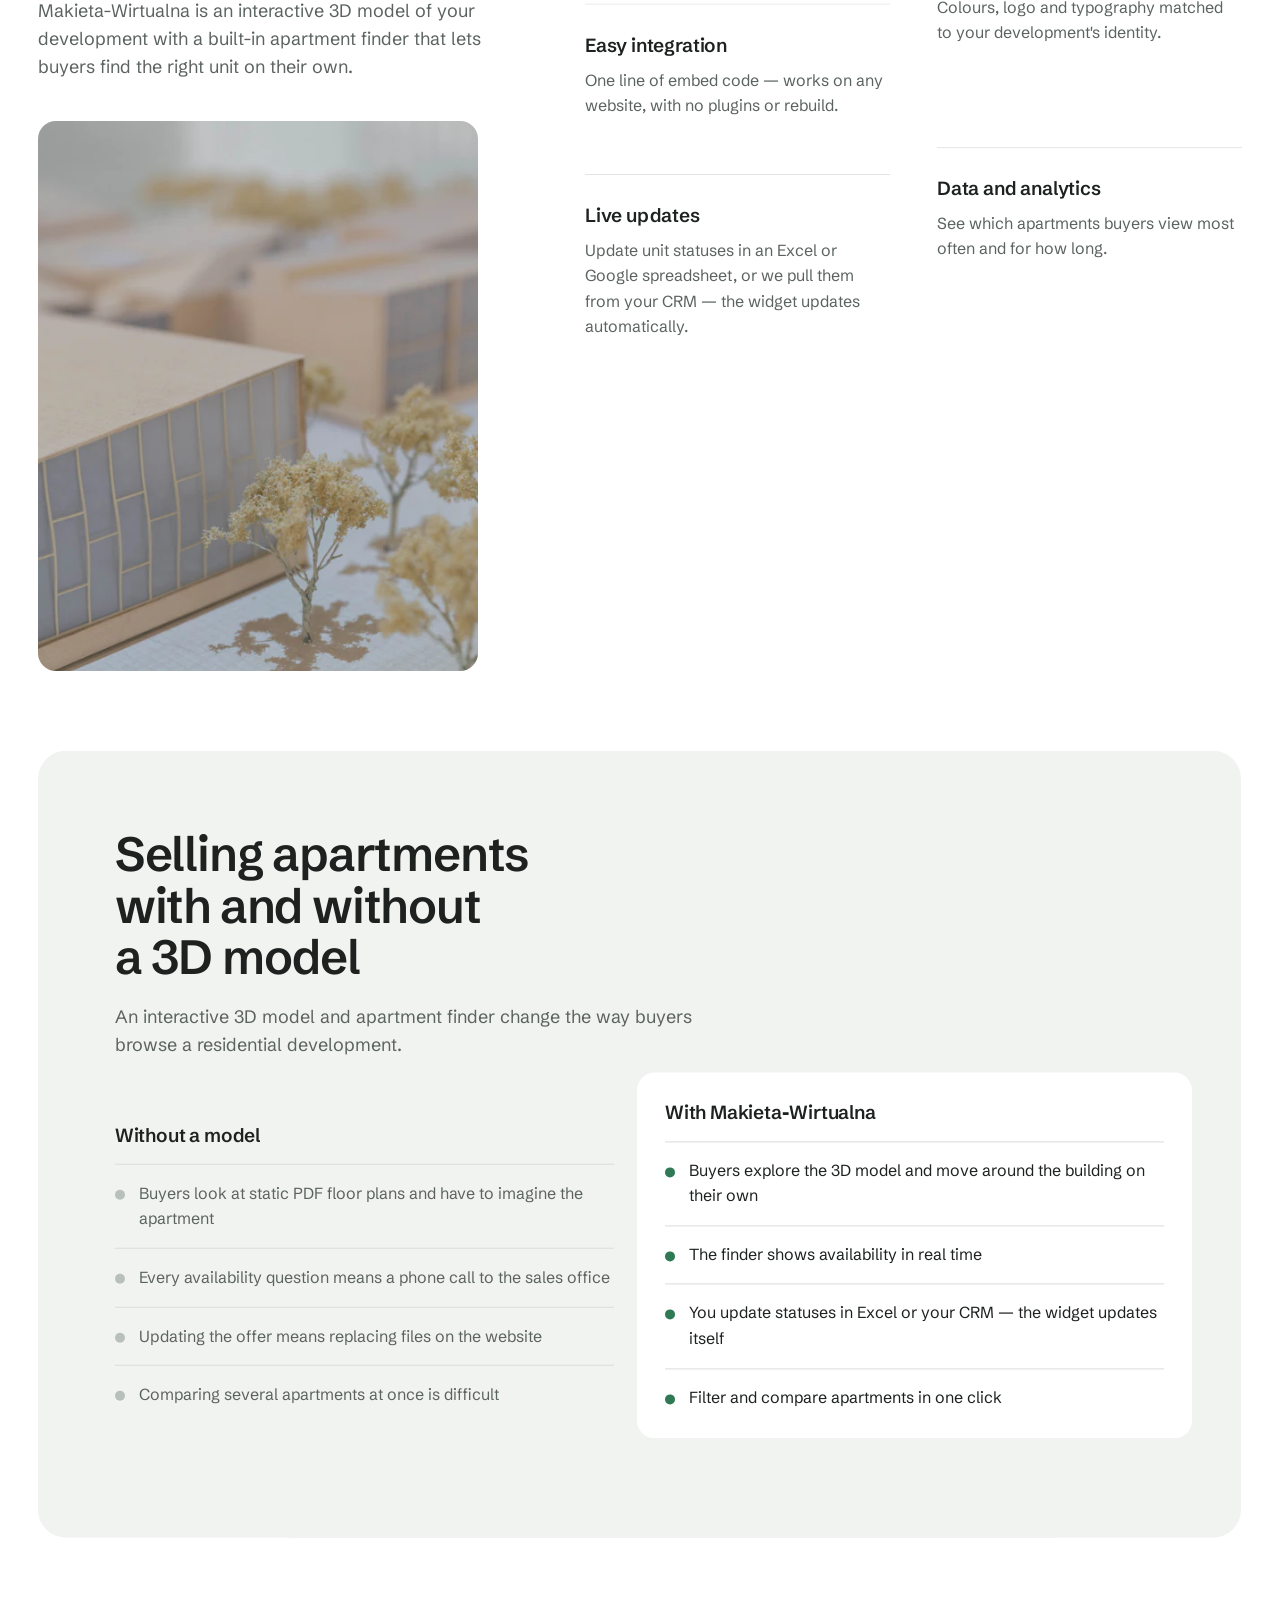
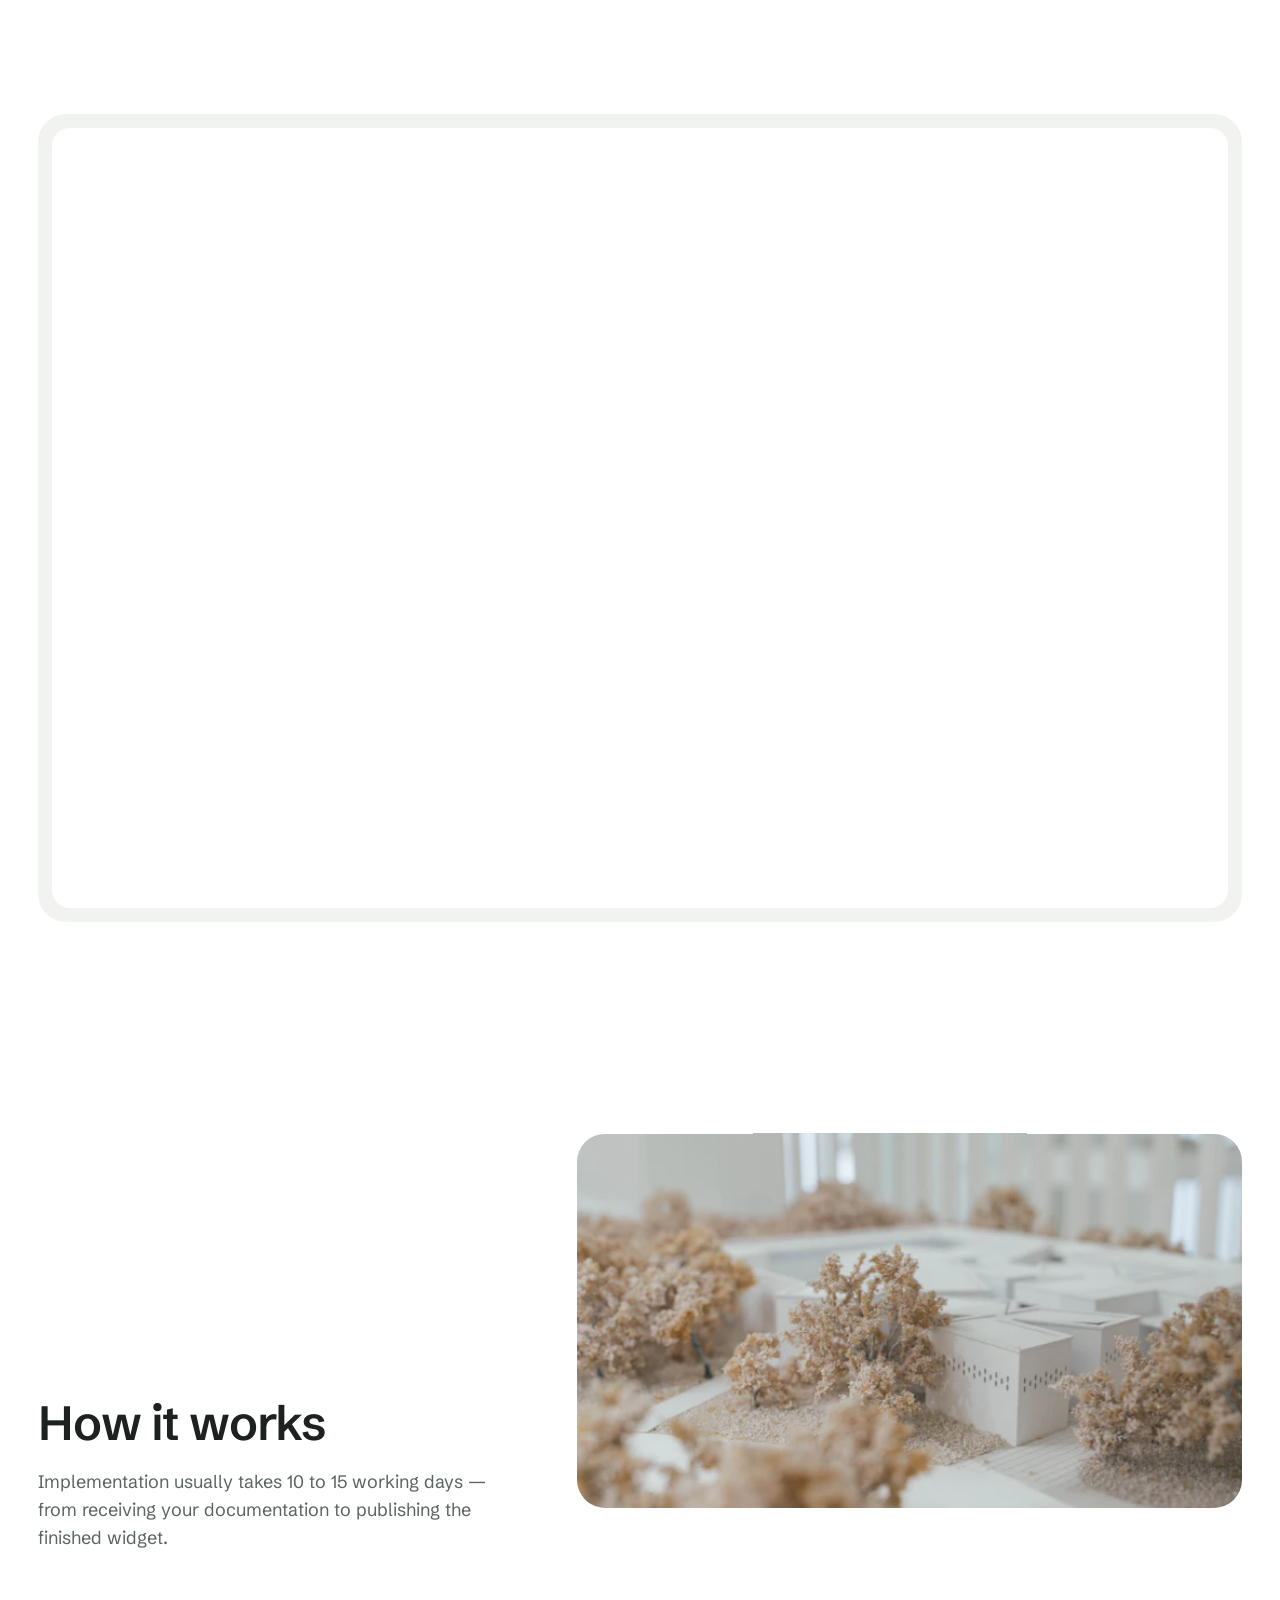
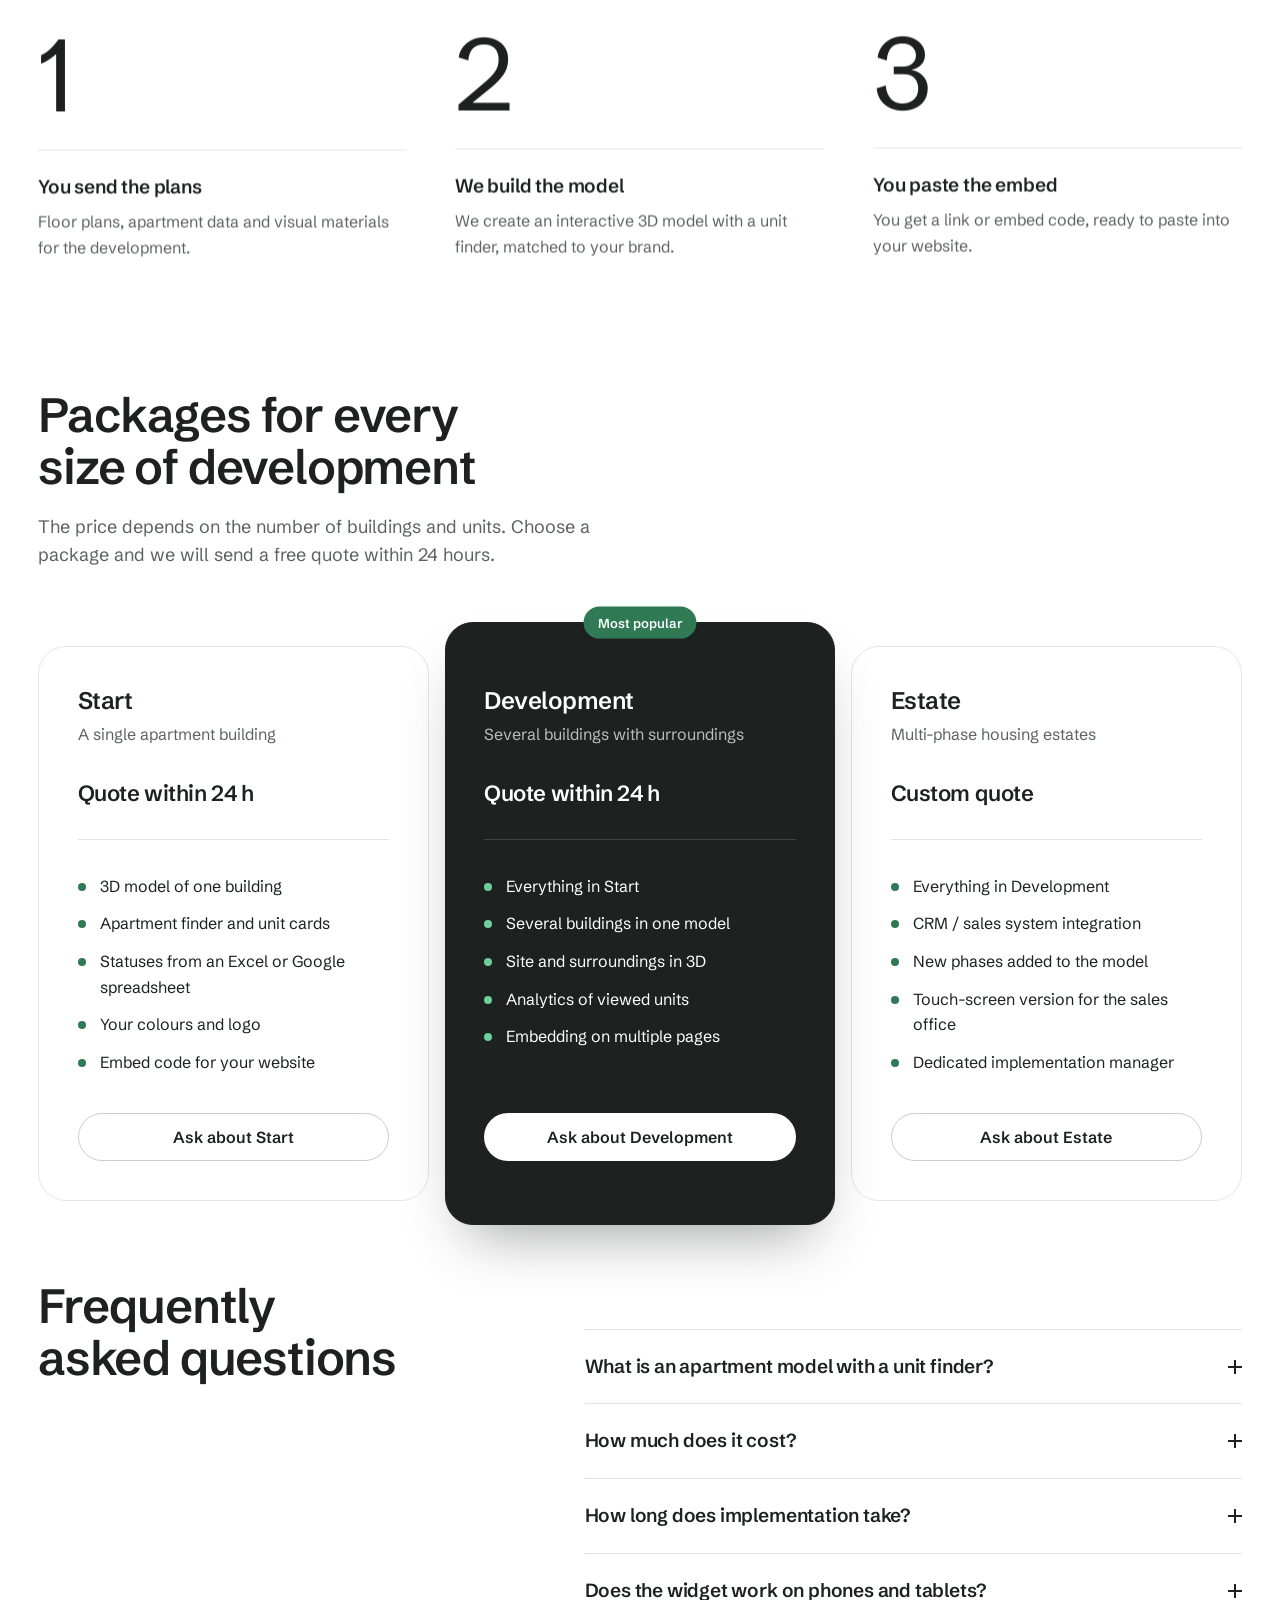
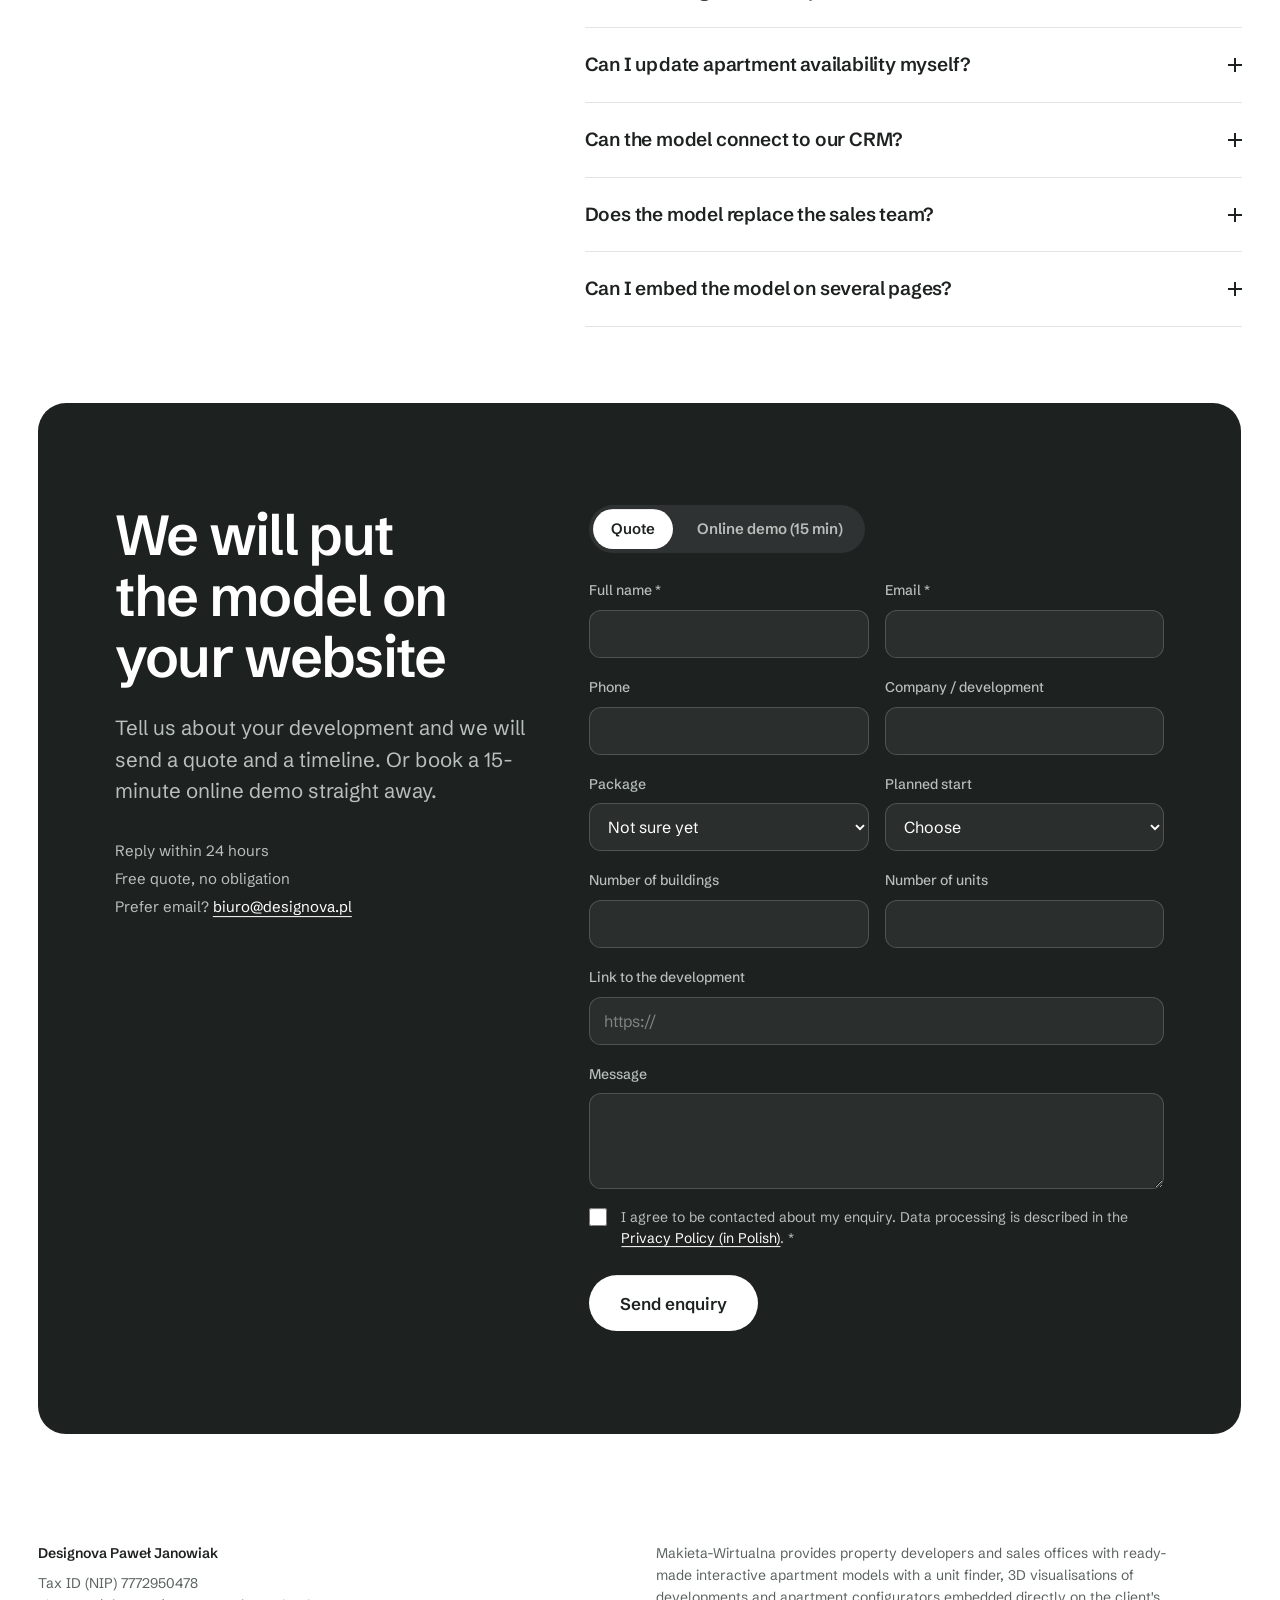
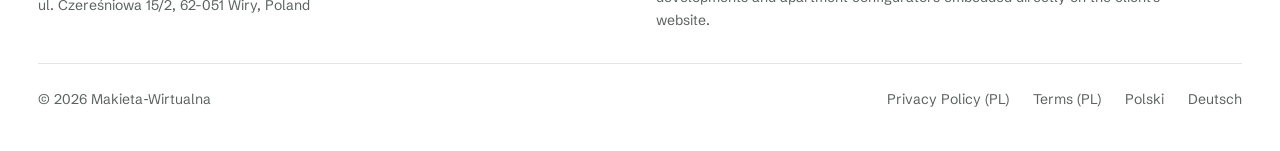
<file: en/index.html>
<!DOCTYPE html>
<html lang="en">
<head>
  <meta charset="utf-8">
  <meta name="viewport" content="width=device-width, initial-scale=1">
  <title>Makieta-Wirtualna — Interactive 3D apartment model with a unit finder for developers</title>
  <meta name="description" content="A ready-made widget for property developer websites: an interactive 3D model of your development with an apartment finder — filter by size, floor and price. Embedded in minutes.">
  <link rel="canonical" href="https://makieta-wirtualna.pl/en/">
  <link rel="alternate" hreflang="pl" href="https://makieta-wirtualna.pl/">
  <link rel="alternate" hreflang="en" href="https://makieta-wirtualna.pl/en/">
  <link rel="alternate" hreflang="de" href="https://makieta-wirtualna.pl/de/">
  <link rel="alternate" hreflang="x-default" href="https://makieta-wirtualna.pl/">
  <meta name="theme-color" content="#ffffff">
  <link rel="icon" type="image/svg+xml" href="data:image/svg+xml,%3Csvg xmlns='http://www.w3.org/2000/svg' viewBox='4 4 24 24'%3E%3Cg stroke='%231d2120' stroke-width='.8' stroke-linejoin='round'%3E%3Cpath fill='%23fff' d='M16 4.8L18.77 6.4L13.23 9.6L10.46 8Z'/%3E%3Cpath fill='%23e2e6e3' d='M10.46 20.8L13.23 22.4L13.23 9.6L10.46 8Z'/%3E%3Cpath fill='%23b9c1bd' d='M18.77 19.2L13.23 22.4L13.23 9.6L18.77 6.4Z'/%3E%3Cpath fill='%23fff' d='M18.77 9.6L21.54 11.2L16 14.4L13.23 12.8Z'/%3E%3Cpath fill='%23e2e6e3' d='M13.23 22.4L16 24L16 14.4L13.23 12.8Z'/%3E%3Cpath fill='%23b9c1bd' d='M21.54 20.8L16 24L16 14.4L21.54 11.2Z'/%3E%3Cpath fill='%232f7a55' stroke='none' d='M13.92 19.28L15.31 20.08L15.31 17.52L13.92 16.72Z'/%3E%3Cpath fill='%23fff' d='M10.46 12.48L13.23 14.08L10.46 15.68L7.69 14.08Z'/%3E%3Cpath fill='%23e2e6e3' d='M7.69 22.4L10.46 24L10.46 15.68L7.69 14.08Z'/%3E%3Cpath fill='%23b9c1bd' d='M13.23 22.4L10.46 24L10.46 15.68L13.23 14.08Z'/%3E%3Cpath fill='%23fff' d='M21.54 14.4L24.31 16L18.77 19.2L16 17.6Z'/%3E%3Cpath fill='%23e2e6e3' d='M16 24L18.77 25.6L18.77 19.2L16 17.6Z'/%3E%3Cpath fill='%23b9c1bd' d='M24.31 22.4L18.77 25.6L18.77 19.2L24.31 16Z'/%3E%3Cpath fill='%23fff' d='M7.69 17.28L10.46 18.88L7.69 20.48L4.92 18.88Z'/%3E%3Cpath fill='%23e2e6e3' d='M4.92 24L7.69 25.6L7.69 20.48L4.92 18.88Z'/%3E%3Cpath fill='%23b9c1bd' d='M10.46 24L7.69 25.6L7.69 20.48L10.46 18.88Z'/%3E%3Cpath fill='%23fff' d='M24.31 19.2L27.08 20.8L21.54 24L18.77 22.4Z'/%3E%3Cpath fill='%23e2e6e3' d='M18.77 25.6L21.54 27.2L21.54 24L18.77 22.4Z'/%3E%3Cpath fill='%23b9c1bd' d='M27.08 24L21.54 27.2L21.54 24L27.08 20.8Z'/%3E%3C/g%3E%3C/svg%3E">

  <meta property="og:title" content="Makieta-Wirtualna — Interactive 3D apartment model with a unit finder">
  <meta property="og:description" content="A ready-made widget for property developer websites: an interactive 3D model of your development with an apartment finder. Embedded in minutes.">
  <meta property="og:type" content="website">
  <meta property="og:url" content="https://makieta-wirtualna.pl/en/">
  <meta property="og:locale" content="en_GB">
  <meta property="og:locale:alternate" content="pl_PL">
  <meta property="og:locale:alternate" content="de_DE">
  <meta property="og:image" content="https://makieta-wirtualna.pl/img/og-image.jpg">
  <meta property="og:image:width" content="1200">
  <meta property="og:image:height" content="630">
  <meta property="og:image:alt" content="Makieta-Wirtualna — interactive apartment model with a unit finder">
  <meta name="twitter:card" content="summary_large_image">
  <meta name="twitter:image" content="https://makieta-wirtualna.pl/img/og-image.jpg">
  <meta name="twitter:title" content="Makieta-Wirtualna — Interactive 3D apartment model with a unit finder">
  <meta name="twitter:description" content="A ready-made widget for property developer websites: an interactive 3D model of your development with an apartment finder.">

  <script type="application/ld+json">
  {
    "@context": "https://schema.org",
    "@type": "Service",
    "name": "Makieta-Wirtualna — interactive apartment model with a unit finder",
    "serviceType": "3D visualisation and apartment finder for property developers",
    "provider": { "@type": "Organization", "name": "Makieta-Wirtualna", "email": "biuro@designova.pl", "url": "https://makieta-wirtualna.pl" },
    "description": "An interactive 3D model of a residential development with an apartment finder, embedded as a widget on a developer's or sales office's website."
  }
  </script>
  <script type="application/ld+json">
  {
    "@context": "https://schema.org",
    "@type": "FAQPage",
    "mainEntity": [
      { "@type": "Question", "name": "What is an apartment model with a unit finder?", "acceptedAnswer": { "@type": "Answer", "text": "It is an interactive 3D model of a building or an estate embedded on the developer's website. Buyers filter available apartments by size, floor, number of rooms and price, then view the selected unit on the model." } },
      { "@type": "Question", "name": "How much does it cost?", "acceptedAnswer": { "@type": "Answer", "text": "The price depends on the number of buildings and units and the level of customisation. We prepare a free quote within 24 hours of receiving basic details about your development." } },
      { "@type": "Question", "name": "How long does implementation take?", "acceptedAnswer": { "@type": "Answer", "text": "Usually 10 to 15 working days, depending on the number of buildings and how complete the documentation provided by the developer is." } },
      { "@type": "Question", "name": "Does the widget work on phones and tablets?", "acceptedAnswer": { "@type": "Answer", "text": "Yes. The model is fully responsive and works on mobile devices, desktops and touch screens in the sales office." } },
      { "@type": "Question", "name": "Can I update apartment availability myself?", "acceptedAnswer": { "@type": "Answer", "text": "Yes. You update unit statuses (available, reserved, sold) in a shared Excel or Google spreadsheet, or the model pulls them directly from your CRM. The change appears on the widget automatically, with no changes to your website's code." } },
      { "@type": "Question", "name": "Can the model connect to our CRM?", "acceptedAnswer": { "@type": "Answer", "text": "Yes. If your sales system or CRM provides a list of units (via an API or an XML/CSV export), the model pulls statuses and prices from it automatically. Integrations are quoted individually." } },
      { "@type": "Question", "name": "Does the model replace the sales team?", "acceptedAnswer": { "@type": "Answer", "text": "No. It supports sales by letting buyers narrow down their choice before getting in touch, so sales conversations are shorter and more focused." } },
      { "@type": "Question", "name": "Can I embed the model on several pages?", "acceptedAnswer": { "@type": "Answer", "text": "Yes. The same widget can be placed on the development's home page, individual building pages and in marketing materials at no extra implementation cost." } }
    ]
  }
  </script>

  <link rel="preconnect" href="https://fonts.googleapis.com">
  <link rel="preconnect" href="https://fonts.gstatic.com" crossorigin>
  <link rel="stylesheet" href="https://fonts.googleapis.com/css2?family=Schibsted+Grotesk:wght@400;500;600;700&display=swap">
  <link rel="stylesheet" href="../styles.css">
  <script src="../site.js" defer></script>
</head>
<body>

  <header class="site-header">
    <div class="wrap">
      <a class="brand" href="#" aria-label="Makieta-Wirtualna — home">
        <svg class="brand-mark" width="36" height="36" viewBox="4 4 24 24" aria-hidden="true">
          <g class="b-tier t1">
            <path class="b-top" d="M16 4.8L18.77 6.4L13.23 9.6L10.46 8Z"/>
            <path class="b-left" d="M10.46 20.8L13.23 22.4L13.23 9.6L10.46 8Z"/>
            <path class="b-right" d="M18.77 19.2L13.23 22.4L13.23 9.6L18.77 6.4Z"/>
          </g>
          <g class="b-tier t2">
            <path class="b-top" d="M18.77 9.6L21.54 11.2L16 14.4L13.23 12.8Z"/>
            <path class="b-left" d="M13.23 22.4L16 24L16 14.4L13.23 12.8Z"/>
            <path class="b-right" d="M21.54 20.8L16 24L16 14.4L21.54 11.2Z"/>
            <path class="b-unit" d="M13.92 19.28L15.31 20.08L15.31 17.52L13.92 16.72Z"/>
          </g>
          <g class="b-tier t3">
            <path class="b-top" d="M10.46 12.48L13.23 14.08L10.46 15.68L7.69 14.08Z"/>
            <path class="b-left" d="M7.69 22.4L10.46 24L10.46 15.68L7.69 14.08Z"/>
            <path class="b-right" d="M13.23 22.4L10.46 24L10.46 15.68L13.23 14.08Z"/>
          </g>
          <g class="b-tier t4">
            <path class="b-top" d="M21.54 14.4L24.31 16L18.77 19.2L16 17.6Z"/>
            <path class="b-left" d="M16 24L18.77 25.6L18.77 19.2L16 17.6Z"/>
            <path class="b-right" d="M24.31 22.4L18.77 25.6L18.77 19.2L24.31 16Z"/>
          </g>
          <g class="b-tier t5">
            <path class="b-top" d="M7.69 17.28L10.46 18.88L7.69 20.48L4.92 18.88Z"/>
            <path class="b-left" d="M4.92 24L7.69 25.6L7.69 20.48L4.92 18.88Z"/>
            <path class="b-right" d="M10.46 24L7.69 25.6L7.69 20.48L10.46 18.88Z"/>
          </g>
          <g class="b-tier t6">
            <path class="b-top" d="M24.31 19.2L27.08 20.8L21.54 24L18.77 22.4Z"/>
            <path class="b-left" d="M18.77 25.6L21.54 27.2L21.54 24L18.77 22.4Z"/>
            <path class="b-right" d="M27.08 24L21.54 27.2L21.54 24L27.08 20.8Z"/>
          </g>
        </svg>
        Makieta‑Wirtualna
      </a>
      <nav class="nav" aria-label="Main navigation">
        <a href="#funkcje">Features</a>
        <a href="#jak-to-dziala">How it works</a>
        <a href="#cennik">Pricing</a>
        <a href="#faq">FAQ</a>
        <a href="#kontakt">Contact</a>
      </nav>
      <div class="langs">
        <a class="lang" href="/" hreflang="pl" lang="pl" aria-label="Wersja polska">PL</a>
        <a class="lang" href="/de/" hreflang="de" lang="de" aria-label="Deutsche Version">DE</a>
      </div>
      <a class="btn btn-ink btn-sm" href="#kontakt" data-intent="prezentacja">Book a demo</a>
      <button class="menu-toggle" type="button" aria-expanded="false" aria-controls="mobile-nav" aria-label="Open menu">
        <svg width="18" height="18" viewBox="0 0 18 18" aria-hidden="true"><path d="M2 5h14M2 13h14" stroke="currentColor" stroke-width="2" stroke-linecap="round"/></svg>
      </button>
    </div>
    <nav class="mobile-nav" id="mobile-nav" aria-label="Mobile menu" hidden>
      <a href="#funkcje">Features</a>
      <a href="#jak-to-dziala">How it works</a>
      <a href="#cennik">Pricing</a>
      <a href="#faq">FAQ</a>
      <a href="#kontakt">Contact</a>
      <a href="/" hreflang="pl" lang="pl">Wersja polska</a>
      <a href="/de/" hreflang="de" lang="de">Deutsche Version</a>
    </nav>
  </header>

  <main>
    <section class="hero">
      <div class="wrap">
        <h1>Interactive apartment model with a&nbsp;smart unit finder</h1>
        <div>
        <p class="lead">Buyers filter apartments by size, floor and price right on your website. A ready-made 3D model widget you can embed in minutes, without rebuilding your existing site.</p>
        <div class="hero-actions">
          <a class="btn btn-ink" href="#kontakt" data-intent="prezentacja">Book a demo</a>
          <a class="btn btn-line" href="#demo">Try it live</a>
        </div>
        </div>
      </div>
    </section>

    <section class="demo" id="demo" aria-label="Live demo of the model with a unit finder">
      <div class="wrap">
        <div class="demo-frame">
          <div class="demo-stage">
            <iframe src="https://resortszklarki.netlify.app/" title="Szklarki Resort model with a unit finder — demo" allow="fullscreen" allowfullscreen loading="lazy"></iframe>
          </div>
        </div>
        <ul class="demo-notes">
          <li>Filter by size and price</li>
          <li>Rotate the 3D building</li>
          <li>Click an apartment to see details</li>
        </ul>
      </div>
    </section>

    <section class="section" id="funkcje">
      <div class="wrap split">
        <div class="split-head">
          <h2>A sales tool, not just a visualisation</h2>
          <p class="lead">Makieta-Wirtualna is an interactive 3D model of your development with a built-in apartment finder that lets buyers find the right unit on their own.</p>
          <figure class="photo">
            <img src="../img/makieta-osiedla-640.webp" srcset="../img/makieta-osiedla-640.webp 640w, ../img/makieta-osiedla-1200.webp 1200w" sizes="440px" width="640" height="800" loading="lazy" decoding="async" alt="Architectural model of a housing estate with model trees">
          </figure>
        </div>
        <div class="features">
          <div class="feature">
            <h3>Apartment finder</h3>
            <p>Filter by size, floor, number of rooms, price and availability.</p>
          </div>
          <div class="feature">
            <h3>3D visualisation</h3>
            <p>An interactive building model — buyers rotate, zoom and pick an apartment visually.</p>
          </div>
          <div class="feature">
            <h3>Easy integration</h3>
            <p>One line of embed code — works on any website, with no plugins or rebuild.</p>
          </div>
          <div class="feature">
            <h3>Your branding</h3>
            <p>Colours, logo and typography matched to your development's identity.</p>
          </div>
          <div class="feature">
            <h3>Live updates</h3>
            <p>Update unit statuses in an Excel or Google spreadsheet, or we pull them from your CRM — the widget updates automatically.</p>
          </div>
          <div class="feature">
            <h3>Data and analytics</h3>
            <p>See which apartments buyers view most often and for how long.</p>
          </div>
        </div>
      </div>
    </section>

    <section aria-labelledby="porownanie">
      <div class="wrap">
        <div class="compare">
          <h2 id="porownanie">Selling apartments with and without a 3D model</h2>
          <p class="lead">An interactive 3D model and apartment finder change the way buyers browse a residential development.</p>
          <div class="compare-cols">
            <div class="compare-col is-before">
              <h3>Without a model</h3>
              <ul>
                <li>Buyers look at static PDF floor plans and have to imagine the apartment</li>
                <li>Every availability question means a phone call to the sales office</li>
                <li>Updating the offer means replacing files on the website</li>
                <li>Comparing several apartments at once is difficult</li>
              </ul>
            </div>
            <div class="compare-col is-after">
              <h3>With Makieta‑Wirtualna</h3>
              <ul>
                <li>Buyers explore the 3D model and move around the building on their own</li>
                <li>The finder shows availability in real time</li>
                <li>You update statuses in Excel or your CRM — the widget updates itself</li>
                <li>Filter and compare apartments in one click</li>
              </ul>
            </div>
          </div>
        </div>
      </div>
    </section>

    <section class="demo demo-more" id="demo-2" aria-label="Apartment building model demo">
      <div class="wrap">
        <div class="demo-frame">
          <div class="demo-stage">
            <iframe src="https://makieta-wirtualna.netlify.app/" title="Apartment building model with a unit finder — demo" allow="fullscreen" allowfullscreen loading="lazy"></iframe>
          </div>
        </div>
      </div>
    </section>

    <section class="section" id="jak-to-dziala">
      <div class="wrap">
        <div class="steps-top">
          <div class="steps-head">
            <h2>How it works</h2>
            <p class="lead">Implementation usually takes 10 to 15 working days — from receiving your documentation to publishing the finished widget.</p>
          </div>
          <figure class="photo">
            <img src="../img/makieta-zielen-800.webp" srcset="../img/makieta-zielen-800.webp 800w, ../img/makieta-zielen-1600.webp 1600w" sizes="(max-width: 900px) 100vw, 58vw" width="800" height="450" loading="lazy" decoding="async" alt="White architectural model of a building surrounded by model trees">
          </figure>
        </div>
        <ol class="steps">
          <li>
            <h3>You send the plans</h3>
            <p>Floor plans, apartment data and visual materials for the development.</p>
          </li>
          <li>
            <h3>We build the model</h3>
            <p>We create an interactive 3D model with a unit finder, matched to your brand.</p>
          </li>
          <li>
            <h3>You paste the embed</h3>
            <p>You get a link or embed code, ready to paste into your website.</p>
          </li>
        </ol>
      </div>
    </section>

    <section class="section" id="cennik" aria-labelledby="cennik-tytul" style="padding-top: 0;">
      <div class="wrap">
        <div class="steps-head">
          <h2 id="cennik-tytul">Packages for every size of development</h2>
          <p class="lead">The price depends on the number of buildings and units. Choose a package and we will send a free quote within 24 hours.</p>
        </div>
        <div class="plans">
          <article class="plan">
            <h3>Start</h3>
            <p class="plan-for">A single apartment building</p>
            <p class="plan-price">Quote within 24 h</p>
            <ul>
              <li>3D model of one building</li>
              <li>Apartment finder and unit cards</li>
              <li>Statuses from an Excel or Google spreadsheet</li>
              <li>Your colours and logo</li>
              <li>Embed code for your website</li>
            </ul>
            <a class="btn btn-line" href="#kontakt" data-plan="Start">Ask about Start</a>
          </article>
          <article class="plan is-featured">
            <p class="plan-tag">Most popular</p>
            <h3>Development</h3>
            <p class="plan-for">Several buildings with surroundings</p>
            <p class="plan-price">Quote within 24 h</p>
            <ul>
              <li>Everything in Start</li>
              <li>Several buildings in one model</li>
              <li>Site and surroundings in 3D</li>
              <li>Analytics of viewed units</li>
              <li>Embedding on multiple pages</li>
            </ul>
            <a class="btn btn-paper" href="#kontakt" data-plan="Inwestycja">Ask about Development</a>
          </article>
          <article class="plan">
            <h3>Estate</h3>
            <p class="plan-for">Multi-phase housing estates</p>
            <p class="plan-price">Custom quote</p>
            <ul>
              <li>Everything in Development</li>
              <li>CRM / sales system integration</li>
              <li>New phases added to the model</li>
              <li>Touch-screen version for the sales office</li>
              <li>Dedicated implementation manager</li>
            </ul>
            <a class="btn btn-line" href="#kontakt" data-plan="Osiedle">Ask about Estate</a>
          </article>
        </div>
      </div>
    </section>

    <section class="section faq" id="faq" style="padding-top: 0;">
      <div class="wrap split">
        <div class="split-head">
          <h2>Frequently asked questions</h2>
        </div>
        <div>
          <details>
            <summary>What is an apartment model with a unit finder?</summary>
            <p>It is an interactive 3D model of a building or an estate embedded on the developer's website. Buyers filter available apartments by size, floor, number of rooms and price, then view the selected unit on the model.</p>
          </details>
          <details>
            <summary>How much does it cost?</summary>
            <p>The price depends on the number of buildings and units and the level of customisation. We prepare a free quote within 24 hours of receiving basic details about your development — just fill in the <a href="#kontakt">form</a>.</p>
          </details>
          <details>
            <summary>How long does implementation take?</summary>
            <p>Usually 10 to 15 working days, depending on the number of buildings and how complete the documentation provided by the developer is.</p>
          </details>
          <details>
            <summary>Does the widget work on phones and tablets?</summary>
            <p>Yes. The model is fully responsive and works on mobile devices, desktops and touch screens in the sales office.</p>
          </details>
          <details>
            <summary>Can I update apartment availability myself?</summary>
            <p>Yes. You update unit statuses (available, reserved, sold) in a shared Excel or Google spreadsheet, or the model pulls them directly from your CRM. The change appears on the widget automatically, with no changes to your website's code.</p>
          </details>
          <details>
            <summary>Can the model connect to our CRM?</summary>
            <p>Yes. If your sales system or CRM provides a list of units (via an API or an XML/CSV export), the model pulls statuses and prices from it automatically. Integrations are quoted individually.</p>
          </details>
          <details>
            <summary>Does the model replace the sales team?</summary>
            <p>No. It supports sales by letting buyers narrow down their choice before getting in touch, so sales conversations are shorter and more focused.</p>
          </details>
          <details>
            <summary>Can I embed the model on several pages?</summary>
            <p>Yes. The same widget can be placed on the development's home page, individual building pages and in marketing materials at no extra implementation cost.</p>
          </details>
        </div>
      </div>
    </section>

    <section id="kontakt" aria-labelledby="kontakt-tytul">
      <div class="wrap">
        <div class="contact">
          <div class="contact-intro">
            <h2 id="kontakt-tytul">We will put the model on your website</h2>
            <p class="lead">Tell us about your development and we will send a quote and a timeline. Or book a 15-minute online demo straight away.</p>
            <ul class="contact-facts">
              <li>Reply within 24 hours</li>
              <li>Free quote, no obligation</li>
              <li>Prefer email? <a class="contact-link" href="mailto:biuro@designova.pl?subject=Makieta-Wirtualna%20enquiry">biuro@designova.pl</a></li>
            </ul>
          </div>
          <form class="form" id="formularz" action="/wyslij.php" method="post" novalidate>
            <input type="hidden" name="jezyk" value="en">
            <fieldset class="form-type full">
              <legend class="visually-hidden">What do you need?</legend>
              <label><input type="radio" name="typ" value="wycena" checked> Quote</label>
              <label><input type="radio" name="typ" value="prezentacja"> Online demo (15 min)</label>
            </fieldset>
            <label class="field">Full name *
              <input type="text" name="imie" autocomplete="name" required maxlength="120">
            </label>
            <label class="field">Email *
              <input type="email" name="email" autocomplete="email" required maxlength="160">
            </label>
            <label class="field">Phone
              <input type="tel" name="telefon" autocomplete="tel" maxlength="40">
            </label>
            <label class="field">Company / development
              <input type="text" name="firma" autocomplete="organization" maxlength="160">
            </label>
            <div class="form-demo full" data-when="prezentacja" hidden>
              <label class="field">Preferred day *
                <input type="date" name="termin_dzien" data-weekday>
              </label>
              <label class="field">Time (CET) *
                <select name="termin_godzina">
                  <option value="">Choose</option>
                  <option>9:00</option><option>10:00</option><option>11:00</option><option>12:00</option>
                  <option>13:00</option><option>14:00</option><option>15:00</option><option>16:00</option>
                </select>
              </label>
              <p class="form-hint">Mon–Fri. We will confirm the time and send you a meeting link.</p>
            </div>
            <label class="field">Package
              <select name="pakiet">
                <option value="">Not sure yet</option>
                <option value="Start">Start</option>
                <option value="Inwestycja">Development</option>
                <option value="Osiedle">Estate</option>
              </select>
            </label>
            <label class="field">Planned start
              <select name="start">
                <option value="">Choose</option>
                <option value="Jak najszybciej">As soon as possible</option>
                <option value="W ciągu miesiąca">Within a month</option>
                <option value="Za 1–3 miesiące">In 1–3 months</option>
                <option value="Później">Later</option>
              </select>
            </label>
            <label class="field">Number of buildings
              <input type="number" name="budynki" min="1" max="200" inputmode="numeric">
            </label>
            <label class="field">Number of units
              <input type="number" name="lokale" min="1" max="10000" inputmode="numeric">
            </label>
            <label class="field full">Link to the development
              <input type="url" name="link" placeholder="https://" maxlength="300">
            </label>
            <label class="field full">Message
              <textarea name="wiadomosc" rows="3" maxlength="3000"></textarea>
            </label>
            <label class="hp" aria-hidden="true">Website <input type="text" name="website" tabindex="-1" autocomplete="off"></label>
            <label class="consent full">
              <input type="checkbox" name="zgoda" value="tak" required>
              <span>I agree to be contacted about my enquiry. Data processing is described in the <a href="../polityka-prywatnosci.html" hreflang="pl">Privacy Policy (in Polish)</a>. *</span>
            </label>
            <div class="form-submit full">
              <button class="btn btn-paper" type="submit" data-label-wycena="Send enquiry" data-label-prezentacja="Book the demo">Send enquiry</button>
              <p class="form-status" role="status" aria-live="polite"></p>
            </div>
          </form>
        </div>
      </div>
    </section>
  </main>

  <footer class="site-footer">
    <div class="wrap">
      <div class="footer-top">
        <div>
          <p><strong style="color: var(--ink); font-weight: 600;">Designova Paweł Janowiak</strong></p>
          <p>Tax ID (NIP) 7772950478<br>ul. Czereśniowa 15/2, 62-051 Wiry, Poland</p>
        </div>
        <p class="footer-about">Makieta-Wirtualna provides property developers and sales offices with ready-made interactive apartment models with a unit finder, 3D visualisations of developments and apartment configurators embedded directly on the client's website.</p>
      </div>
      <div class="footer-bottom">
        <span>© 2026 Makieta‑Wirtualna</span>
        <div class="footer-links">
          <a href="../polityka-prywatnosci.html" hreflang="pl">Privacy Policy (PL)</a>
          <a href="../regulamin.html" hreflang="pl">Terms (PL)</a>
          <a href="/" hreflang="pl" lang="pl">Polski</a>
          <a href="/de/" hreflang="de" lang="de">Deutsch</a>
        </div>
      </div>
    </div>
  </footer>

  <div class="cookie" id="cookie" role="region" aria-label="Cookie consent" hidden>
    <p>This site uses cookies necessary for it to work and — with your consent — analytics cookies. More in the <a href="../polityka-prywatnosci.html" hreflang="pl">Privacy Policy (in Polish)</a>.</p>
    <div class="cookie-actions">
      <button class="btn btn-line btn-sm" type="button" data-consent="rejected">Necessary only</button>
      <button class="btn btn-ink btn-sm" type="button" data-consent="accepted">Accept</button>
    </div>
  </div>
</body>
</html>
</file>
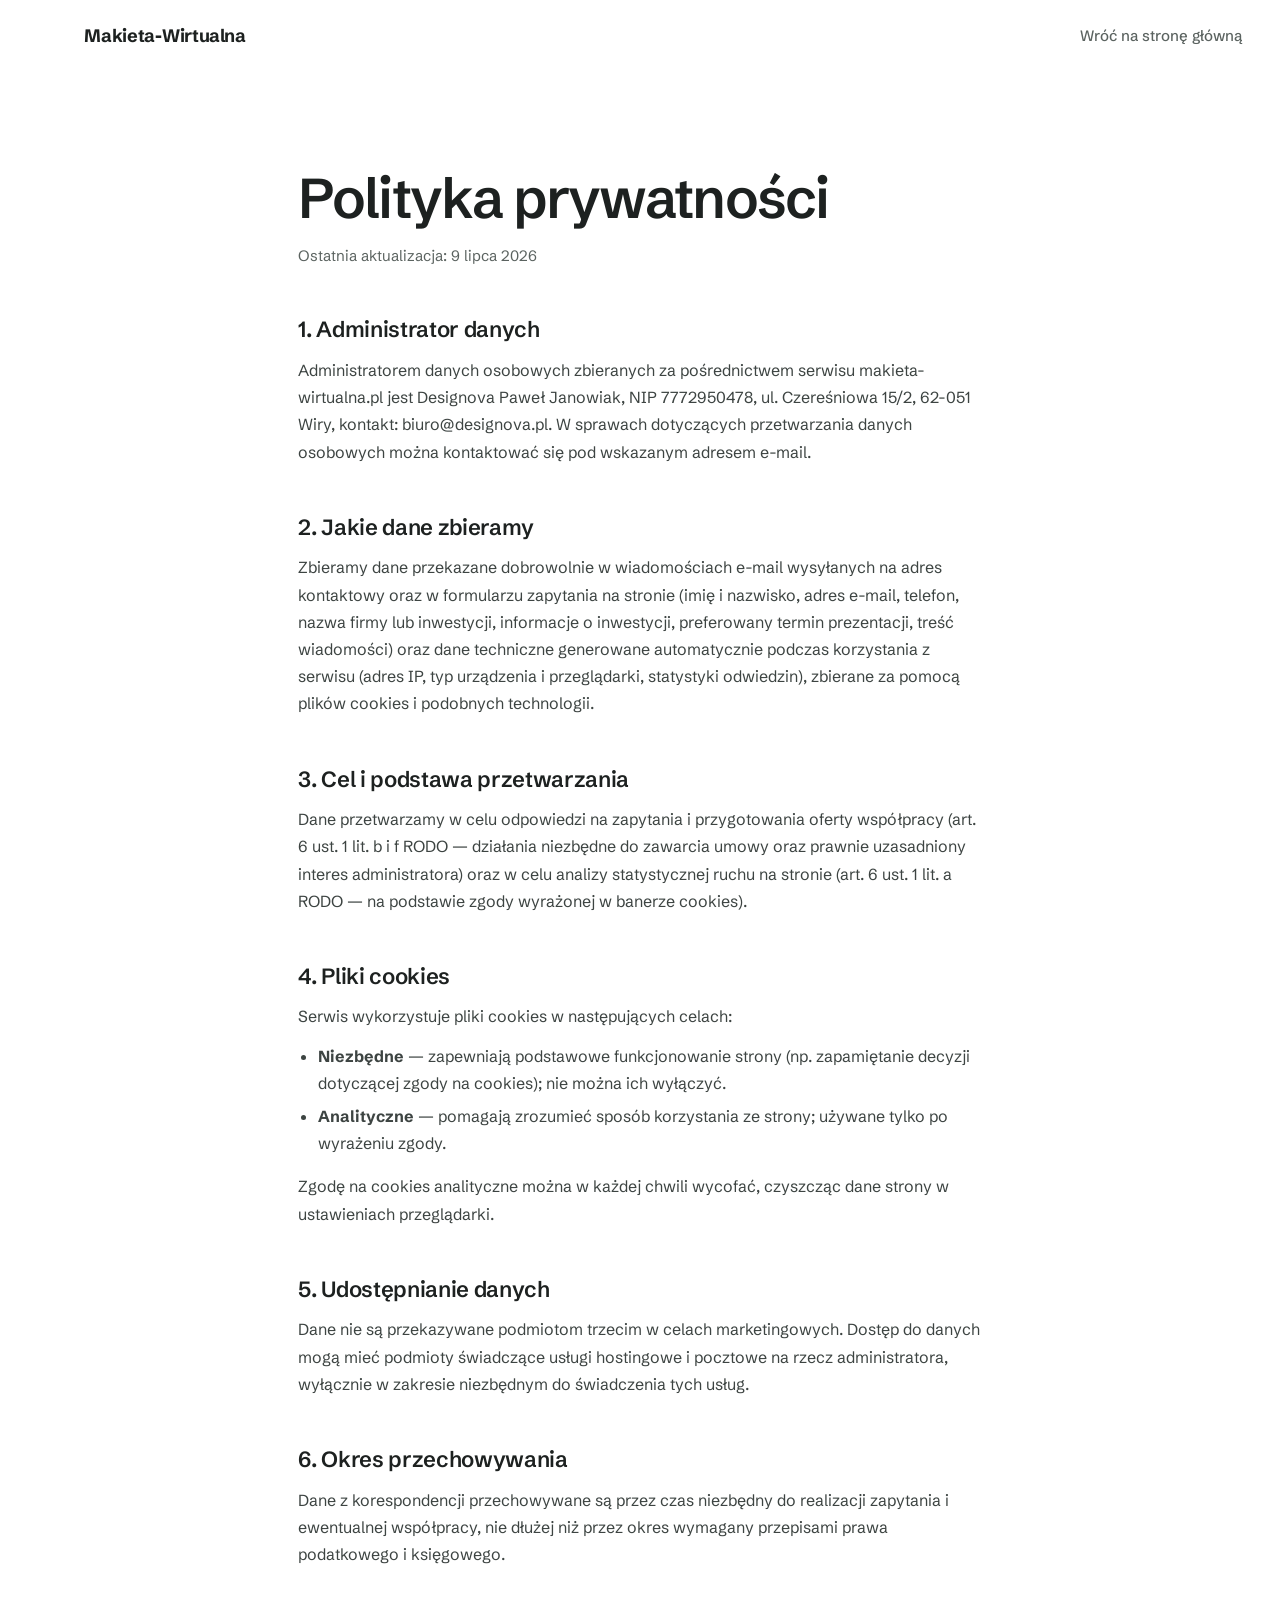
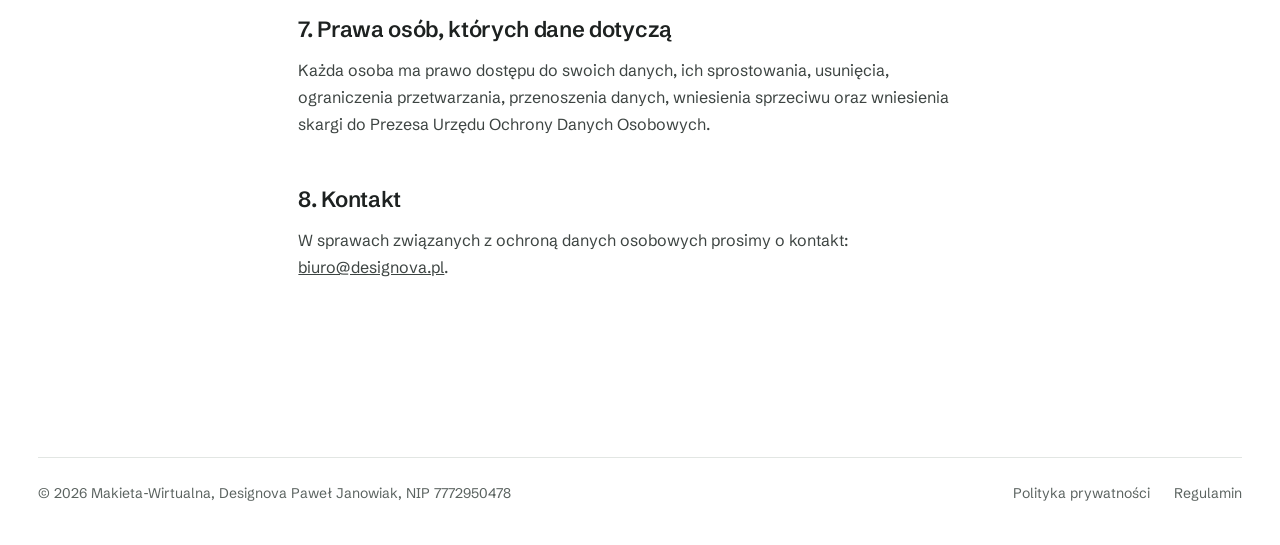
<file: polityka-prywatnosci.html>
<!DOCTYPE html>
<html lang="pl">
<head>
  <meta charset="utf-8">
  <meta name="viewport" content="width=device-width, initial-scale=1">
  <title>Polityka prywatności — Makieta-Wirtualna</title>
  <meta name="description" content="Polityka prywatności serwisu Makieta-Wirtualna — zasady przetwarzania danych osobowych i wykorzystania plików cookies.">
  <link rel="canonical" href="https://makieta-wirtualna.pl/polityka-prywatnosci.html">
  <link rel="icon" type="image/svg+xml" href="data:image/svg+xml,%3Csvg xmlns='http://www.w3.org/2000/svg' viewBox='4 4 24 24'%3E%3Cg stroke='%231d2120' stroke-width='.8' stroke-linejoin='round'%3E%3Cpath fill='%23fff' d='M16 4.8L18.77 6.4L13.23 9.6L10.46 8Z'/%3E%3Cpath fill='%23e2e6e3' d='M10.46 20.8L13.23 22.4L13.23 9.6L10.46 8Z'/%3E%3Cpath fill='%23b9c1bd' d='M18.77 19.2L13.23 22.4L13.23 9.6L18.77 6.4Z'/%3E%3Cpath fill='%23fff' d='M18.77 9.6L21.54 11.2L16 14.4L13.23 12.8Z'/%3E%3Cpath fill='%23e2e6e3' d='M13.23 22.4L16 24L16 14.4L13.23 12.8Z'/%3E%3Cpath fill='%23b9c1bd' d='M21.54 20.8L16 24L16 14.4L21.54 11.2Z'/%3E%3Cpath fill='%232f7a55' stroke='none' d='M13.92 19.28L15.31 20.08L15.31 17.52L13.92 16.72Z'/%3E%3Cpath fill='%23fff' d='M10.46 12.48L13.23 14.08L10.46 15.68L7.69 14.08Z'/%3E%3Cpath fill='%23e2e6e3' d='M7.69 22.4L10.46 24L10.46 15.68L7.69 14.08Z'/%3E%3Cpath fill='%23b9c1bd' d='M13.23 22.4L10.46 24L10.46 15.68L13.23 14.08Z'/%3E%3Cpath fill='%23fff' d='M21.54 14.4L24.31 16L18.77 19.2L16 17.6Z'/%3E%3Cpath fill='%23e2e6e3' d='M16 24L18.77 25.6L18.77 19.2L16 17.6Z'/%3E%3Cpath fill='%23b9c1bd' d='M24.31 22.4L18.77 25.6L18.77 19.2L24.31 16Z'/%3E%3Cpath fill='%23fff' d='M7.69 17.28L10.46 18.88L7.69 20.48L4.92 18.88Z'/%3E%3Cpath fill='%23e2e6e3' d='M4.92 24L7.69 25.6L7.69 20.48L4.92 18.88Z'/%3E%3Cpath fill='%23b9c1bd' d='M10.46 24L7.69 25.6L7.69 20.48L10.46 18.88Z'/%3E%3Cpath fill='%23fff' d='M24.31 19.2L27.08 20.8L21.54 24L18.77 22.4Z'/%3E%3Cpath fill='%23e2e6e3' d='M18.77 25.6L21.54 27.2L21.54 24L18.77 22.4Z'/%3E%3Cpath fill='%23b9c1bd' d='M27.08 24L21.54 27.2L21.54 24L27.08 20.8Z'/%3E%3C/g%3E%3C/svg%3E">
  <link rel="preconnect" href="https://fonts.googleapis.com">
  <link rel="preconnect" href="https://fonts.gstatic.com" crossorigin>
  <link rel="stylesheet" href="https://fonts.googleapis.com/css2?family=Schibsted+Grotesk:wght@400;500;600;700&display=swap">
  <link rel="stylesheet" href="styles.css">
  <script src="site.js" defer></script>
</head>
<body>

  <header class="site-header">
    <div class="wrap">
      <a class="brand" href="/" aria-label="Makieta-Wirtualna — strona główna">
        <svg class="brand-mark" width="36" height="36" viewBox="4 4 24 24" aria-hidden="true">
          <g class="b-tier t1">
            <path class="b-top" d="M16 4.8L18.77 6.4L13.23 9.6L10.46 8Z"/>
            <path class="b-left" d="M10.46 20.8L13.23 22.4L13.23 9.6L10.46 8Z"/>
            <path class="b-right" d="M18.77 19.2L13.23 22.4L13.23 9.6L18.77 6.4Z"/>
          </g>
          <g class="b-tier t2">
            <path class="b-top" d="M18.77 9.6L21.54 11.2L16 14.4L13.23 12.8Z"/>
            <path class="b-left" d="M13.23 22.4L16 24L16 14.4L13.23 12.8Z"/>
            <path class="b-right" d="M21.54 20.8L16 24L16 14.4L21.54 11.2Z"/>
            <path class="b-unit" d="M13.92 19.28L15.31 20.08L15.31 17.52L13.92 16.72Z"/>
          </g>
          <g class="b-tier t3">
            <path class="b-top" d="M10.46 12.48L13.23 14.08L10.46 15.68L7.69 14.08Z"/>
            <path class="b-left" d="M7.69 22.4L10.46 24L10.46 15.68L7.69 14.08Z"/>
            <path class="b-right" d="M13.23 22.4L10.46 24L10.46 15.68L13.23 14.08Z"/>
          </g>
          <g class="b-tier t4">
            <path class="b-top" d="M21.54 14.4L24.31 16L18.77 19.2L16 17.6Z"/>
            <path class="b-left" d="M16 24L18.77 25.6L18.77 19.2L16 17.6Z"/>
            <path class="b-right" d="M24.31 22.4L18.77 25.6L18.77 19.2L24.31 16Z"/>
          </g>
          <g class="b-tier t5">
            <path class="b-top" d="M7.69 17.28L10.46 18.88L7.69 20.48L4.92 18.88Z"/>
            <path class="b-left" d="M4.92 24L7.69 25.6L7.69 20.48L4.92 18.88Z"/>
            <path class="b-right" d="M10.46 24L7.69 25.6L7.69 20.48L10.46 18.88Z"/>
          </g>
          <g class="b-tier t6">
            <path class="b-top" d="M24.31 19.2L27.08 20.8L21.54 24L18.77 22.4Z"/>
            <path class="b-left" d="M18.77 25.6L21.54 27.2L21.54 24L18.77 22.4Z"/>
            <path class="b-right" d="M27.08 24L21.54 27.2L21.54 24L27.08 20.8Z"/>
          </g>
        </svg>
        Makieta‑Wirtualna
      </a>
      <a class="back-link" href="/">Wróć na stronę główną</a>
    </div>
  </header>

  <main class="legal">
    <div class="wrap">
    <h1>Polityka prywatności</h1>
    <p class="updated">Ostatnia aktualizacja: 9 lipca 2026</p>

    <section>
      <h2>1. Administrator danych</h2>
      <p>Administratorem danych osobowych zbieranych za pośrednictwem serwisu makieta-wirtualna.pl jest Designova Paweł Janowiak, NIP 7772950478, ul. Czereśniowa 15/2, 62-051 Wiry, kontakt: biuro@designova.pl. W sprawach dotyczących przetwarzania danych osobowych można kontaktować się pod wskazanym adresem e-mail.</p>
    </section>

    <section>
      <h2>2. Jakie dane zbieramy</h2>
      <p>Zbieramy dane przekazane dobrowolnie w wiadomościach e-mail wysyłanych na adres kontaktowy oraz w formularzu zapytania na stronie (imię i nazwisko, adres e-mail, telefon, nazwa firmy lub inwestycji, informacje o inwestycji, preferowany termin prezentacji, treść wiadomości) oraz dane techniczne generowane automatycznie podczas korzystania z serwisu (adres IP, typ urządzenia i przeglądarki, statystyki odwiedzin), zbierane za pomocą plików cookies i podobnych technologii.</p>
    </section>

    <section>
      <h2>3. Cel i podstawa przetwarzania</h2>
      <p>Dane przetwarzamy w celu odpowiedzi na zapytania i przygotowania oferty współpracy (art. 6 ust. 1 lit. b i f RODO — działania niezbędne do zawarcia umowy oraz prawnie uzasadniony interes administratora) oraz w celu analizy statystycznej ruchu na stronie (art. 6 ust. 1 lit. a RODO — na podstawie zgody wyrażonej w banerze cookies).</p>
    </section>

    <section>
      <h2>4. Pliki cookies</h2>
      <p>Serwis wykorzystuje pliki cookies w następujących celach:</p>
      <ul>
        <li><strong>Niezbędne</strong> — zapewniają podstawowe funkcjonowanie strony (np. zapamiętanie decyzji dotyczącej zgody na cookies); nie można ich wyłączyć.</li>
        <li><strong>Analityczne</strong> — pomagają zrozumieć sposób korzystania ze strony; używane tylko po wyrażeniu zgody.</li>
      </ul>
      <p>Zgodę na cookies analityczne można w każdej chwili wycofać, czyszcząc dane strony w ustawieniach przeglądarki.</p>
    </section>

    <section>
      <h2>5. Udostępnianie danych</h2>
      <p>Dane nie są przekazywane podmiotom trzecim w celach marketingowych. Dostęp do danych mogą mieć podmioty świadczące usługi hostingowe i pocztowe na rzecz administratora, wyłącznie w zakresie niezbędnym do świadczenia tych usług.</p>
    </section>

    <section>
      <h2>6. Okres przechowywania</h2>
      <p>Dane z korespondencji przechowywane są przez czas niezbędny do realizacji zapytania i ewentualnej współpracy, nie dłużej niż przez okres wymagany przepisami prawa podatkowego i księgowego.</p>
    </section>

    <section>
      <h2>7. Prawa osób, których dane dotyczą</h2>
      <p>Każda osoba ma prawo dostępu do swoich danych, ich sprostowania, usunięcia, ograniczenia przetwarzania, przenoszenia danych, wniesienia sprzeciwu oraz wniesienia skargi do Prezesa Urzędu Ochrony Danych Osobowych.</p>
    </section>

    <section>
      <h2>8. Kontakt</h2>
      <p>W sprawach związanych z ochroną danych osobowych prosimy o kontakt: <a href="mailto:biuro@designova.pl">biuro@designova.pl</a>.</p>
    </section>
    </div>
  </main>

  <footer class="site-footer">
    <div class="wrap">
      <div class="footer-bottom" style="border-top: 1px solid var(--line);">
        <span>© 2026 Makieta‑Wirtualna, Designova Paweł Janowiak, NIP 7772950478</span>
        <div class="footer-links">
          <a href="polityka-prywatnosci.html">Polityka prywatności</a>
          <a href="regulamin.html">Regulamin</a>
        </div>
      </div>
    </div>
  </footer>

</body>
</html>
</file>
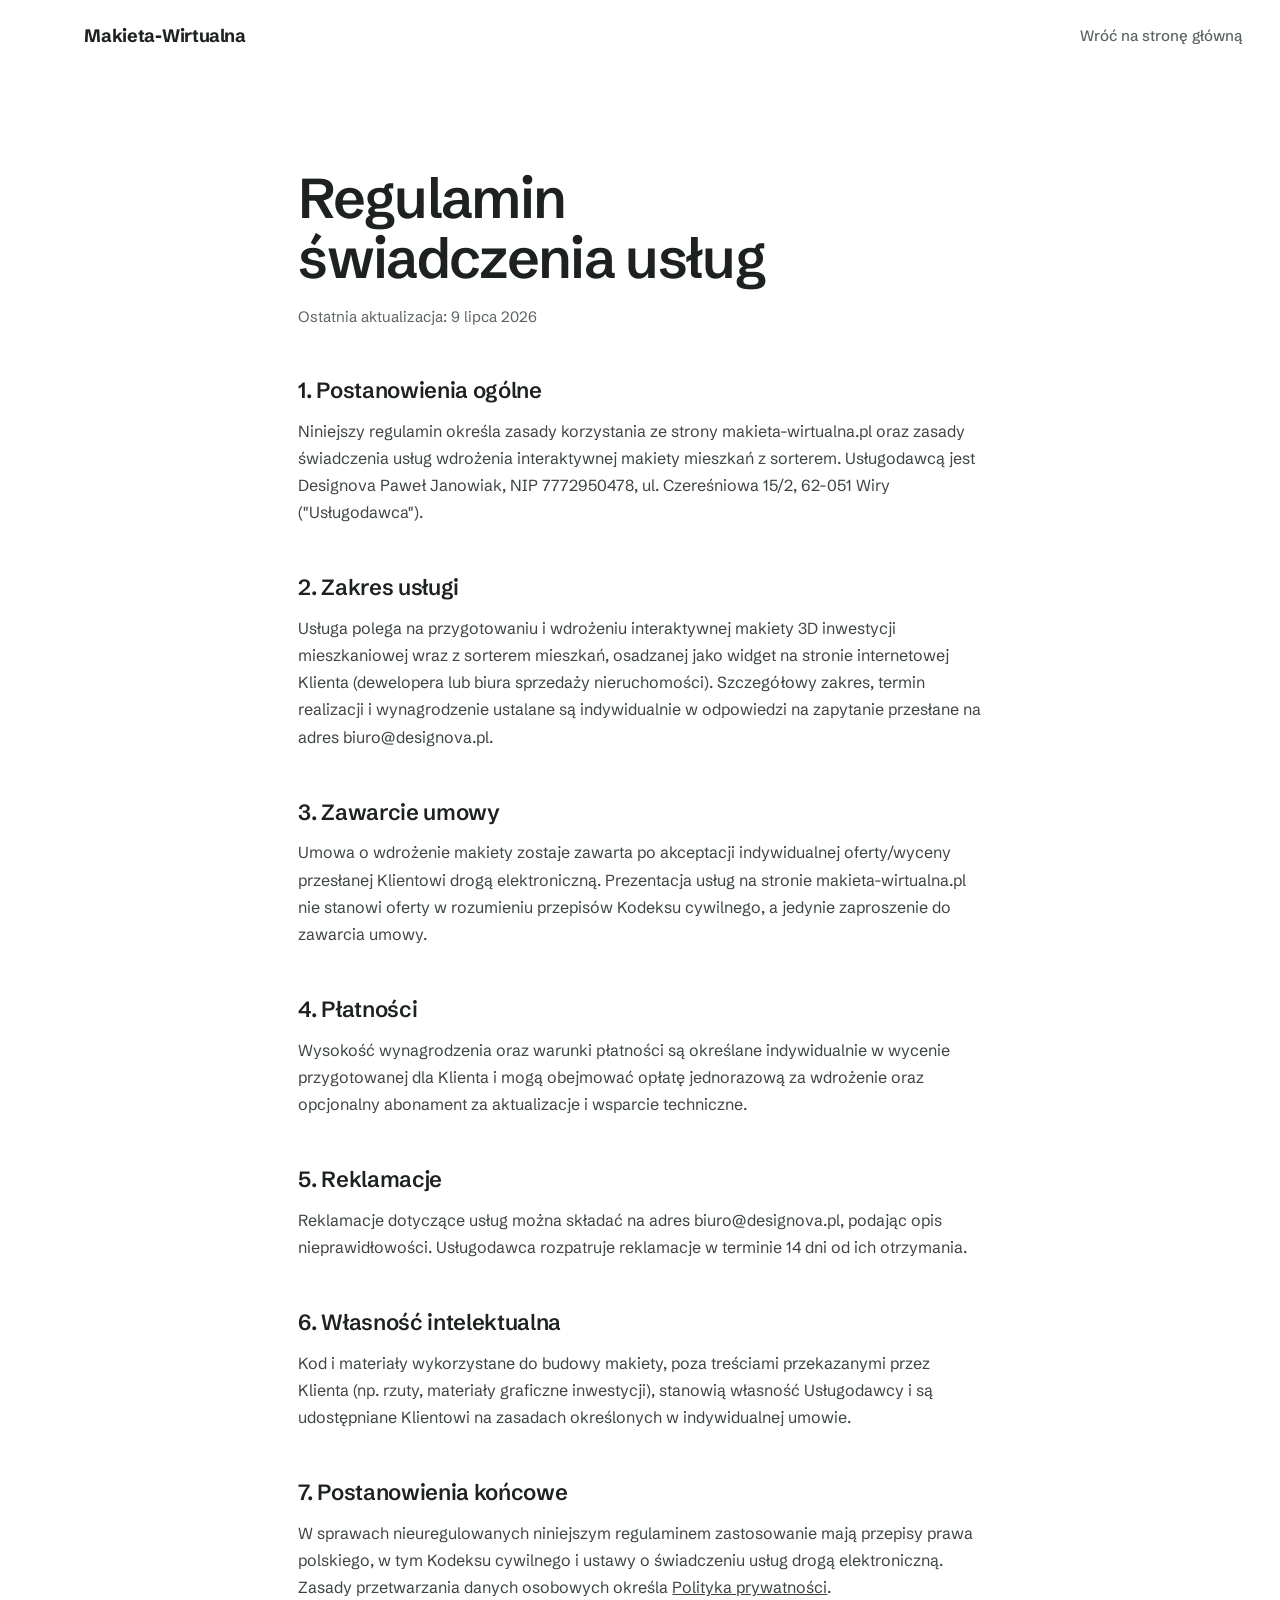
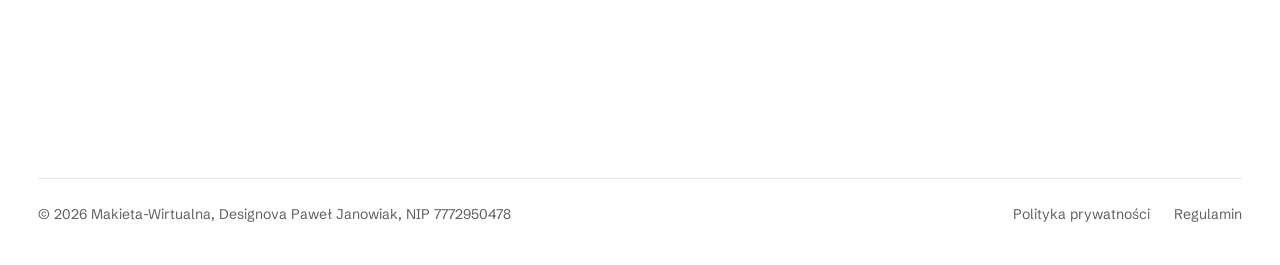
<file: regulamin.html>
<!DOCTYPE html>
<html lang="pl">
<head>
  <meta charset="utf-8">
  <meta name="viewport" content="width=device-width, initial-scale=1">
  <title>Regulamin — Makieta-Wirtualna</title>
  <meta name="description" content="Regulamin świadczenia usług serwisu Makieta-Wirtualna.">
  <link rel="canonical" href="https://makieta-wirtualna.pl/regulamin.html">
  <link rel="icon" type="image/svg+xml" href="data:image/svg+xml,%3Csvg xmlns='http://www.w3.org/2000/svg' viewBox='4 4 24 24'%3E%3Cg stroke='%231d2120' stroke-width='.8' stroke-linejoin='round'%3E%3Cpath fill='%23fff' d='M16 4.8L18.77 6.4L13.23 9.6L10.46 8Z'/%3E%3Cpath fill='%23e2e6e3' d='M10.46 20.8L13.23 22.4L13.23 9.6L10.46 8Z'/%3E%3Cpath fill='%23b9c1bd' d='M18.77 19.2L13.23 22.4L13.23 9.6L18.77 6.4Z'/%3E%3Cpath fill='%23fff' d='M18.77 9.6L21.54 11.2L16 14.4L13.23 12.8Z'/%3E%3Cpath fill='%23e2e6e3' d='M13.23 22.4L16 24L16 14.4L13.23 12.8Z'/%3E%3Cpath fill='%23b9c1bd' d='M21.54 20.8L16 24L16 14.4L21.54 11.2Z'/%3E%3Cpath fill='%232f7a55' stroke='none' d='M13.92 19.28L15.31 20.08L15.31 17.52L13.92 16.72Z'/%3E%3Cpath fill='%23fff' d='M10.46 12.48L13.23 14.08L10.46 15.68L7.69 14.08Z'/%3E%3Cpath fill='%23e2e6e3' d='M7.69 22.4L10.46 24L10.46 15.68L7.69 14.08Z'/%3E%3Cpath fill='%23b9c1bd' d='M13.23 22.4L10.46 24L10.46 15.68L13.23 14.08Z'/%3E%3Cpath fill='%23fff' d='M21.54 14.4L24.31 16L18.77 19.2L16 17.6Z'/%3E%3Cpath fill='%23e2e6e3' d='M16 24L18.77 25.6L18.77 19.2L16 17.6Z'/%3E%3Cpath fill='%23b9c1bd' d='M24.31 22.4L18.77 25.6L18.77 19.2L24.31 16Z'/%3E%3Cpath fill='%23fff' d='M7.69 17.28L10.46 18.88L7.69 20.48L4.92 18.88Z'/%3E%3Cpath fill='%23e2e6e3' d='M4.92 24L7.69 25.6L7.69 20.48L4.92 18.88Z'/%3E%3Cpath fill='%23b9c1bd' d='M10.46 24L7.69 25.6L7.69 20.48L10.46 18.88Z'/%3E%3Cpath fill='%23fff' d='M24.31 19.2L27.08 20.8L21.54 24L18.77 22.4Z'/%3E%3Cpath fill='%23e2e6e3' d='M18.77 25.6L21.54 27.2L21.54 24L18.77 22.4Z'/%3E%3Cpath fill='%23b9c1bd' d='M27.08 24L21.54 27.2L21.54 24L27.08 20.8Z'/%3E%3C/g%3E%3C/svg%3E">
  <link rel="preconnect" href="https://fonts.googleapis.com">
  <link rel="preconnect" href="https://fonts.gstatic.com" crossorigin>
  <link rel="stylesheet" href="https://fonts.googleapis.com/css2?family=Schibsted+Grotesk:wght@400;500;600;700&display=swap">
  <link rel="stylesheet" href="styles.css">
  <script src="site.js" defer></script>
</head>
<body>

  <header class="site-header">
    <div class="wrap">
      <a class="brand" href="/" aria-label="Makieta-Wirtualna — strona główna">
        <svg class="brand-mark" width="36" height="36" viewBox="4 4 24 24" aria-hidden="true">
          <g class="b-tier t1">
            <path class="b-top" d="M16 4.8L18.77 6.4L13.23 9.6L10.46 8Z"/>
            <path class="b-left" d="M10.46 20.8L13.23 22.4L13.23 9.6L10.46 8Z"/>
            <path class="b-right" d="M18.77 19.2L13.23 22.4L13.23 9.6L18.77 6.4Z"/>
          </g>
          <g class="b-tier t2">
            <path class="b-top" d="M18.77 9.6L21.54 11.2L16 14.4L13.23 12.8Z"/>
            <path class="b-left" d="M13.23 22.4L16 24L16 14.4L13.23 12.8Z"/>
            <path class="b-right" d="M21.54 20.8L16 24L16 14.4L21.54 11.2Z"/>
            <path class="b-unit" d="M13.92 19.28L15.31 20.08L15.31 17.52L13.92 16.72Z"/>
          </g>
          <g class="b-tier t3">
            <path class="b-top" d="M10.46 12.48L13.23 14.08L10.46 15.68L7.69 14.08Z"/>
            <path class="b-left" d="M7.69 22.4L10.46 24L10.46 15.68L7.69 14.08Z"/>
            <path class="b-right" d="M13.23 22.4L10.46 24L10.46 15.68L13.23 14.08Z"/>
          </g>
          <g class="b-tier t4">
            <path class="b-top" d="M21.54 14.4L24.31 16L18.77 19.2L16 17.6Z"/>
            <path class="b-left" d="M16 24L18.77 25.6L18.77 19.2L16 17.6Z"/>
            <path class="b-right" d="M24.31 22.4L18.77 25.6L18.77 19.2L24.31 16Z"/>
          </g>
          <g class="b-tier t5">
            <path class="b-top" d="M7.69 17.28L10.46 18.88L7.69 20.48L4.92 18.88Z"/>
            <path class="b-left" d="M4.92 24L7.69 25.6L7.69 20.48L4.92 18.88Z"/>
            <path class="b-right" d="M10.46 24L7.69 25.6L7.69 20.48L10.46 18.88Z"/>
          </g>
          <g class="b-tier t6">
            <path class="b-top" d="M24.31 19.2L27.08 20.8L21.54 24L18.77 22.4Z"/>
            <path class="b-left" d="M18.77 25.6L21.54 27.2L21.54 24L18.77 22.4Z"/>
            <path class="b-right" d="M27.08 24L21.54 27.2L21.54 24L27.08 20.8Z"/>
          </g>
        </svg>
        Makieta‑Wirtualna
      </a>
      <a class="back-link" href="/">Wróć na stronę główną</a>
    </div>
  </header>

  <main class="legal">
    <div class="wrap">
    <h1>Regulamin świadczenia usług</h1>
    <p class="updated">Ostatnia aktualizacja: 9 lipca 2026</p>

    <section>
      <h2>1. Postanowienia ogólne</h2>
      <p>Niniejszy regulamin określa zasady korzystania ze strony makieta-wirtualna.pl oraz zasady świadczenia usług wdrożenia interaktywnej makiety mieszkań z sorterem. Usługodawcą jest Designova Paweł Janowiak, NIP 7772950478, ul. Czereśniowa 15/2, 62-051 Wiry ("Usługodawca").</p>
    </section>

    <section>
      <h2>2. Zakres usługi</h2>
      <p>Usługa polega na przygotowaniu i wdrożeniu interaktywnej makiety 3D inwestycji mieszkaniowej wraz z sorterem mieszkań, osadzanej jako widget na stronie internetowej Klienta (dewelopera lub biura sprzedaży nieruchomości). Szczegółowy zakres, termin realizacji i wynagrodzenie ustalane są indywidualnie w odpowiedzi na zapytanie przesłane na adres biuro@designova.pl.</p>
    </section>

    <section>
      <h2>3. Zawarcie umowy</h2>
      <p>Umowa o wdrożenie makiety zostaje zawarta po akceptacji indywidualnej oferty/wyceny przesłanej Klientowi drogą elektroniczną. Prezentacja usług na stronie makieta-wirtualna.pl nie stanowi oferty w rozumieniu przepisów Kodeksu cywilnego, a jedynie zaproszenie do zawarcia umowy.</p>
    </section>

    <section>
      <h2>4. Płatności</h2>
      <p>Wysokość wynagrodzenia oraz warunki płatności są określane indywidualnie w wycenie przygotowanej dla Klienta i mogą obejmować opłatę jednorazową za wdrożenie oraz opcjonalny abonament za aktualizacje i wsparcie techniczne.</p>
    </section>

    <section>
      <h2>5. Reklamacje</h2>
      <p>Reklamacje dotyczące usług można składać na adres biuro@designova.pl, podając opis nieprawidłowości. Usługodawca rozpatruje reklamacje w terminie 14 dni od ich otrzymania.</p>
    </section>

    <section>
      <h2>6. Własność intelektualna</h2>
      <p>Kod i materiały wykorzystane do budowy makiety, poza treściami przekazanymi przez Klienta (np. rzuty, materiały graficzne inwestycji), stanowią własność Usługodawcy i są udostępniane Klientowi na zasadach określonych w indywidualnej umowie.</p>
    </section>

    <section>
      <h2>7. Postanowienia końcowe</h2>
      <p>W sprawach nieuregulowanych niniejszym regulaminem zastosowanie mają przepisy prawa polskiego, w tym Kodeksu cywilnego i ustawy o świadczeniu usług drogą elektroniczną. Zasady przetwarzania danych osobowych określa <a href="polityka-prywatnosci.html">Polityka prywatności</a>.</p>
    </section>
    </div>
  </main>

  <footer class="site-footer">
    <div class="wrap">
      <div class="footer-bottom" style="border-top: 1px solid var(--line);">
        <span>© 2026 Makieta‑Wirtualna, Designova Paweł Janowiak, NIP 7772950478</span>
        <div class="footer-links">
          <a href="polityka-prywatnosci.html">Polityka prywatności</a>
          <a href="regulamin.html">Regulamin</a>
        </div>
      </div>
    </div>
  </footer>

</body>
</html>
</file>
<file: styles.css>
:root {
  --paper: #ffffff;
  --plaster: #f1f3f1;
  --ink: #1d2120;
  --ink-soft: #5b6360;
  --line: #e2e6e3;
  --available: #2f7a55;
  --reserved: #c08a2c;
  --sold: #b5483d;

  --font: "Schibsted Grotesk", system-ui, -apple-system, "Segoe UI", sans-serif;
  --wrap: 1680px;
  --gutter: clamp(16px, 3vw, 40px);
  --radius-lg: 28px;
  --radius-md: 18px;
}

*, *::before, *::after { box-sizing: border-box; }

html { scroll-behavior: smooth; scroll-padding-top: 88px; }
@media (prefers-reduced-motion: reduce) {
  html { scroll-behavior: auto; }
  .brand-mark * { animation: none !important; }
}

body {
  margin: 0;
  background: var(--paper);
  color: var(--ink);
  font-family: var(--font);
  font-size: 17px;
  line-height: 1.6;
  -webkit-font-smoothing: antialiased;
  text-rendering: optimizeLegibility;
}

::selection { background: var(--ink); color: var(--paper); }

a { color: inherit; }
img, iframe { display: block; max-width: 100%; }

:focus-visible { outline: 2px solid var(--available); outline-offset: 3px; border-radius: 4px; }

.wrap { width: 100%; max-width: var(--wrap); margin: 0 auto; padding: 0 var(--gutter); }

h1, h2, h3 { margin: 0; font-weight: 600; letter-spacing: -0.025em; line-height: 1.08; text-wrap: balance; }
h2 { font-size: clamp(30px, 4vw, 48px); }
h3 { font-size: 19px; letter-spacing: -0.01em; line-height: 1.3; }
p { margin: 0; }
.lead { font-size: clamp(18px, 1.6vw, 21px); line-height: 1.55; color: var(--ink-soft); max-width: 34em; }
.muted { color: var(--ink-soft); }

/* Buttons */
.btn {
  display: inline-flex; align-items: center; justify-content: center;
  min-height: 48px; padding: 0 26px;
  border-radius: 999px; border: 1px solid transparent;
  font: 600 16px/1 var(--font); text-decoration: none; cursor: pointer;
  transition: background-color .15s, color .15s, border-color .15s;
}
.btn-ink { background: var(--ink); color: var(--paper); }
.btn-ink:hover { background: #343a38; }
.btn-line { background: transparent; color: var(--ink); border-color: #c9cfcb; }
.btn-line:hover { border-color: var(--ink); }
.btn-paper { background: var(--paper); color: var(--ink); }
.btn-paper:hover { background: var(--plaster); }
.btn-sm { min-height: 40px; padding: 0 18px; font-size: 15px; }

/* Header */
.site-header {
  position: sticky; top: 0; z-index: 50;
  background: rgba(255, 255, 255, .92);
  backdrop-filter: saturate(1.4) blur(10px);
  -webkit-backdrop-filter: saturate(1.4) blur(10px);
  transition: box-shadow .25s ease;
}
.site-header.is-scrolled { box-shadow: 0 1px 0 var(--line), 0 10px 30px -14px rgba(29, 33, 32, .28); }
.site-header .wrap { display: flex; align-items: center; gap: 32px; height: 72px; }
.brand { display: inline-flex; align-items: center; gap: 10px; text-decoration: none; font-weight: 700; font-size: 18px; letter-spacing: -0.02em; }
.brand svg { flex: none; overflow: visible; }

/* Logo: izometryczny budynek kaskadowy, zielony = dostępny lokal; uskoki opadają po kolei w pętli */
.brand-mark path { stroke: var(--ink); stroke-width: .7; stroke-linejoin: round; }
.brand-mark .b-top { fill: var(--paper); }
.brand-mark .b-left { fill: var(--line); }
.brand-mark .b-right { fill: #b9c1bd; }
.brand-mark .b-unit { fill: var(--available); stroke: none; transform-box: fill-box; transform-origin: center; }
.brand-mark .b-tier { animation: mark-tier 6s cubic-bezier(.3, 0, .2, 1) infinite both; }
.brand-mark .t2 { animation-delay: .1s; }
.brand-mark .t3 { animation-delay: .2s; }
.brand-mark .t4 { animation-delay: .3s; }
.brand-mark .t5 { animation-delay: .4s; }
.brand-mark .t6 { animation-delay: .5s; }
.brand-mark .b-unit { animation: mark-unit 6s ease-out .5s infinite both; }
@media (prefers-reduced-motion: reduce) {
  .brand-mark .b-tier, .brand-mark .b-unit { animation: none; }
}

@keyframes mark-tier {
  0% { opacity: 0; transform: translateY(-4px); }
  14% { opacity: 1; transform: translateY(0); }
  80% { opacity: 1; transform: translateY(0); }
  94%, 100% { opacity: 0; transform: translateY(0); }
}
@keyframes mark-unit {
  0%, 14% { opacity: 0; transform: scale(.4); }
  24% { opacity: 1; transform: scale(1); }
  80% { opacity: 1; transform: scale(1); }
  94%, 100% { opacity: 0; transform: scale(1); }
}
.nav { display: flex; gap: 28px; margin-left: auto; }
.nav a { text-decoration: none; font-size: 15px; font-weight: 500; color: var(--ink-soft); }
.nav a:hover, .nav a[aria-current="true"] { color: var(--ink); }
.menu-toggle {
  display: none; margin-left: auto;
  width: 44px; height: 44px; border: 0; border-radius: 999px;
  background: var(--plaster); cursor: pointer; color: var(--ink);
  align-items: center; justify-content: center;
}
.mobile-nav { display: none; }

/* Hero */
.hero { padding: clamp(32px, 4.5vw, 64px) 0 clamp(24px, 3vw, 40px); }
.hero .wrap { display: grid; grid-template-columns: minmax(0, 7fr) minmax(0, 5fr); gap: 24px clamp(32px, 5vw, 80px); align-items: end; }
.hero h1 { font-size: clamp(38px, 5vw, 72px); letter-spacing: -0.035em; line-height: 1.02; max-width: 16ch; }
.hero .lead { font-size: clamp(17px, 1.3vw, 19px); }
.hero-actions { display: flex; flex-wrap: wrap; gap: 12px; margin-top: 24px; }

/* Demo */
.demo { padding-bottom: clamp(80px, 10vw, 140px); }
.demo-frame {
  background: var(--plaster);
  border-radius: var(--radius-lg);
  padding: clamp(8px, 1.2vw, 14px);
}
.demo-more { padding-top: clamp(80px, 10vw, 140px); }
.demo-stage {
  position: relative; overflow: hidden;
  height: clamp(560px, calc(100vh - 120px), 920px);
  border-radius: var(--radius-md); background: var(--paper);
}
.demo-stage iframe { position: absolute; inset: 0; width: 100%; height: 100%; border: 0; }
.demo-notes {
  display: flex; flex-wrap: wrap; gap: 8px 32px;
  margin: 22px 0 0; padding: 0; list-style: none;
  font-size: 15px; color: var(--ink-soft);
}
.demo-notes li { display: flex; align-items: center; gap: 10px; }
.demo-notes li::before { content: ""; width: 8px; height: 8px; border-radius: 50%; background: var(--available); }

/* Sections */
.section { padding: clamp(80px, 10vw, 140px) 0; }
.split { display: grid; grid-template-columns: 5fr 7fr; gap: clamp(40px, 6vw, 96px); align-items: start; }
.split-head { position: sticky; top: 112px; }
.split-head .lead { margin-top: 20px; font-size: 18px; }

/* Photos */
.photo { margin: 0; overflow: hidden; border-radius: var(--radius-md); background: var(--plaster); }
.photo img { width: 100%; height: 100%; object-fit: cover; }
.photo img.is-parallax { transform: translate3d(0, var(--py, 0px), 0) scale(1.3); will-change: transform; }
.is-layer { transform: translate3d(0, var(--ly, 0px), 0); will-change: transform; }
.hero h1, .hero .wrap > div { will-change: transform, opacity; }
.demo { position: relative; z-index: 1; background: var(--paper); }
.split-head .photo { margin-top: 40px; aspect-ratio: 4 / 5; max-width: 440px; }
.steps-top { display: grid; grid-template-columns: 5fr 7fr; gap: clamp(32px, 5vw, 80px); align-items: end; }
.steps-top .photo { aspect-ratio: 16 / 9; border-radius: var(--radius-lg); }

/* Features */
.features { display: grid; grid-template-columns: 1fr 1fr; gap: 0 48px; }
.feature { padding: 28px 0 36px; border-top: 1px solid var(--line); }
.feature p { margin-top: 10px; color: var(--ink-soft); font-size: 16px; }

/* Comparison */
.compare {
  background: var(--plaster); border-radius: var(--radius-lg);
  padding: clamp(32px, 6vw, 80px);
}
.compare h2 { max-width: 16ch; }
.compare .lead { margin-top: 20px; font-size: 18px; }
.compare-cols { display: grid; grid-template-columns: 1fr 1fr; gap: clamp(24px, 4vw, 56px); margin-top: clamp(40px, 5vw, 64px); }
.compare-col h3 { padding-bottom: 16px; }
.compare-col ul { list-style: none; margin: 0; padding: 0; }
.compare-col li {
  display: grid; grid-template-columns: 10px 1fr; gap: 14px; align-items: baseline;
  padding: 16px 0; border-top: 1px solid #d8ddd9; font-size: 16px;
}
.compare-col li::before { content: ""; width: 10px; height: 10px; border-radius: 50%; transform: translateY(1px); }
.compare-col.is-before li { color: var(--ink-soft); }
.compare-col.is-before li::before { background: #b9c0bc; }
.compare-col.is-after { background: var(--paper); border-radius: var(--radius-md); padding: 28px 28px 12px; margin: -28px -28px 0; }
.compare-col.is-after li::before { background: var(--available); }
.compare-col.is-after li:last-child { border-bottom: 0; }

/* Pricing */
.plans { display: grid; grid-template-columns: repeat(3, 1fr); gap: 16px; margin-top: clamp(56px, 6vw, 80px); align-items: stretch; }
.plan {
  position: relative; display: flex; flex-direction: column;
  padding: clamp(28px, 3vw, 40px); border: 1px solid var(--line); border-radius: var(--radius-lg);
  background: var(--paper);
}
.plan h3 { font-size: 24px; letter-spacing: -0.02em; }
.plan-for { margin-top: 6px; color: var(--ink-soft); font-size: 16px; }
.plan-price { margin: 28px 0; padding-bottom: 28px; border-bottom: 1px solid var(--line); font-size: 22px; font-weight: 600; letter-spacing: -0.02em; }
.plan ul { list-style: none; margin: 0 0 32px; padding: 0; font-size: 16px; }
.plan li { display: grid; grid-template-columns: 8px 1fr; gap: 14px; align-items: baseline; padding: 6px 0; }
.plan li::before { content: ""; width: 8px; height: 8px; border-radius: 50%; background: var(--available); transform: translateY(-1px); }
.plan .btn { margin-top: auto; }
/* Plakietka na górnej krawędzi, więc treść wszystkich kart zaczyna się na tej samej wysokości */
.plan-tag {
  position: absolute; top: 0; left: 50%; transform: translate(-50%, -50%);
  padding: 6px 14px; border-radius: 999px; white-space: nowrap;
  background: var(--available); color: var(--paper); font-size: 13px; font-weight: 600;
}
/* Polecany pakiet wysunięty na pierwszy plan */
.plan.is-featured {
  z-index: 1; margin: -24px 0; padding-top: calc(clamp(28px, 3vw, 40px) + 24px); padding-bottom: calc(clamp(28px, 3vw, 40px) + 24px);
  background: var(--ink); border-color: var(--ink); color: var(--paper);
  box-shadow: 0 30px 60px -24px rgba(29, 33, 32, .45);
}
.plan.is-featured .plan-for { color: #b8c0bc; }
.plan.is-featured .plan-price { border-color: rgba(255, 255, 255, .16); }
.plan.is-featured li::before { background: #6fcf9c; }

/* Steps */
.steps-head { max-width: 36em; }
.steps-head .lead { margin-top: 20px; font-size: 18px; }
.steps { list-style: none; margin: clamp(48px, 6vw, 72px) 0 0; padding: 0; display: grid; grid-template-columns: repeat(3, 1fr); gap: clamp(24px, 4vw, 48px); counter-reset: step; }
.steps li { counter-increment: step; }
.steps li::before {
  content: counter(step);
  display: block; font-size: clamp(64px, 8vw, 104px); font-weight: 400; line-height: 1;
  letter-spacing: -0.05em; color: var(--ink); margin-bottom: 24px;
  padding-bottom: 24px; border-bottom: 1px solid var(--line);
}
.steps p { margin-top: 10px; color: var(--ink-soft); font-size: 16px; }

/* FAQ */
.faq details { border-top: 1px solid var(--line); }
.faq details:last-child { border-bottom: 1px solid var(--line); }
.faq summary {
  display: flex; justify-content: space-between; align-items: center; gap: 24px;
  padding: 24px 0; cursor: pointer; list-style: none;
  font-size: 19px; font-weight: 600; letter-spacing: -0.01em; line-height: 1.35;
}
.faq summary::-webkit-details-marker { display: none; }
.faq summary::after {
  content: ""; flex: none; width: 14px; height: 14px;
  background:
    linear-gradient(currentColor, currentColor) center / 14px 2px no-repeat,
    linear-gradient(currentColor, currentColor) center / 2px 14px no-repeat;
  transition: transform .2s;
}
.faq details[open] summary::after { transform: rotate(45deg); }
.faq details p { padding: 0 48px 28px 0; color: var(--ink-soft); font-size: 16px; max-width: 40em; }

/* Contact */
.contact {
  background: var(--ink); color: var(--paper);
  border-radius: var(--radius-lg);
  padding: clamp(40px, 8vw, 104px) clamp(28px, 6vw, 80px);
  display: grid; grid-template-columns: 5fr 7fr; gap: clamp(40px, 5vw, 80px); align-items: start;
}
.contact-intro { position: sticky; top: 112px; }
.contact h2 { font-size: clamp(34px, 4.4vw, 60px); letter-spacing: -0.03em; max-width: 14ch; }
.contact .lead { color: #b8c0bc; margin-top: 24px; }
.contact-facts { list-style: none; margin: 32px 0 0; padding: 0; color: #b8c0bc; font-size: 15px; }
.contact-facts li + li { margin-top: 4px; }
.contact-link { color: var(--paper); font-size: 15px; text-underline-offset: 4px; }

/* Form */
.form { display: grid; grid-template-columns: 1fr 1fr; gap: 18px 16px; }
.form .full { grid-column: 1 / -1; }
.form-type { display: flex; flex-wrap: wrap; gap: 6px; margin: 0 0 8px; padding: 4px; border: 0; border-radius: 999px; background: rgba(255, 255, 255, .08); justify-self: start; }
.form-type label { position: relative; display: inline-flex; align-items: center; min-height: 40px; padding: 0 18px; border-radius: 999px; font-size: 15px; font-weight: 600; color: #b8c0bc; cursor: pointer; }
.form-type input { position: absolute; opacity: 0; pointer-events: none; }
.form-type label:has(input:checked) { background: var(--paper); color: var(--ink); }
.form-type label:has(input:focus-visible) { outline: 2px solid #6fcf9c; outline-offset: 2px; }
.field { display: flex; flex-direction: column; gap: 8px; font-size: 14px; font-weight: 500; color: #b8c0bc; }
.field input, .field select, .field textarea {
  width: 100%; min-height: 48px; padding: 12px 14px;
  font: 16px/1.4 var(--font); color: var(--paper);
  background: rgba(255, 255, 255, .06); border: 1px solid rgba(255, 255, 255, .18); border-radius: 12px;
  color-scheme: dark; transition: border-color .15s, background-color .15s;
}
.field textarea { resize: vertical; min-height: 96px; }
.field input::placeholder { color: #7d8682; }
.field option { color: var(--ink); background: var(--paper); }
.field input:hover, .field select:hover, .field textarea:hover { border-color: rgba(255, 255, 255, .34); }
.field input:focus, .field select:focus, .field textarea:focus { outline: none; border-color: var(--paper); background: rgba(255, 255, 255, .1); }
.was-validated .field :invalid { border-color: #e98a7f; }
.form-demo { display: grid; grid-template-columns: 1fr 1fr; gap: 18px 16px; padding: 20px; border-radius: var(--radius-md); background: rgba(255, 255, 255, .06); }
.form-demo[hidden] { display: none; }
.form-hint { grid-column: 1 / -1; font-size: 14px; color: #b8c0bc; }
.consent { display: grid; grid-template-columns: 20px 1fr; gap: 12px; align-items: start; font-size: 14px; color: #b8c0bc; line-height: 1.5; }
.consent input { width: 18px; height: 18px; margin: 1px 0 0; accent-color: #6fcf9c; }
.consent a { color: var(--paper); text-underline-offset: 3px; }
.was-validated .consent input:invalid + span { color: #e98a7f; }
.form-submit { display: flex; flex-wrap: wrap; align-items: center; gap: 12px 20px; margin-top: 8px; }
.form-submit .btn { font-size: 17px; min-height: 56px; padding: 0 30px; }
.form-submit .btn:disabled { opacity: .6; cursor: progress; }
.form-status { font-size: 15px; color: #b8c0bc; }
.form-status.is-ok { color: #6fcf9c; }
.form-status.is-error { color: #e98a7f; }
.hp { position: absolute; left: -9999px; width: 1px; height: 1px; overflow: hidden; }
.visually-hidden { position: absolute; width: 1px; height: 1px; margin: -1px; padding: 0; overflow: hidden; clip: rect(0 0 0 0); white-space: nowrap; border: 0; }

/* Language switch */
.lang {
  display: inline-flex; align-items: center; min-height: 32px; padding: 0 10px;
  border: 1px solid #c9cfcb; border-radius: 999px;
  font-size: 13px; font-weight: 600; letter-spacing: .04em; text-decoration: none; color: var(--ink-soft);
}
.lang:hover { color: var(--ink); border-color: var(--ink); }
.langs { display: flex; gap: 6px; }
.nav + .langs { margin-left: -8px; }

/* Footer */
.site-footer { padding: 56px 0 40px; font-size: 14px; color: var(--ink-soft); }
.footer-top { display: grid; grid-template-columns: 1fr 1fr; gap: 32px; padding-bottom: 32px; border-bottom: 1px solid var(--line); }
.footer-top p + p { margin-top: 8px; }
.footer-about { max-width: 38em; }
.footer-bottom { display: flex; flex-wrap: wrap; justify-content: space-between; gap: 12px 24px; padding-top: 24px; }
.footer-links { display: flex; flex-wrap: wrap; gap: 8px 24px; }
.footer-links a { text-decoration: none; }
.footer-links a:hover { color: var(--ink); text-decoration: underline; text-underline-offset: 3px; }

/* Cookie banner */
.cookie {
  position: fixed; left: 16px; bottom: 16px; z-index: 100;
  max-width: 420px; padding: 22px;
  background: var(--paper); border: 1px solid var(--line); border-radius: var(--radius-md);
  box-shadow: 0 12px 40px -12px rgba(29, 33, 32, .25);
  font-size: 15px; line-height: 1.5;
}
.cookie[hidden] { display: none; }
.cookie p { color: var(--ink-soft); }
.cookie a { color: var(--ink); text-underline-offset: 3px; }
.cookie-actions { display: flex; gap: 8px; margin-top: 16px; }

/* Legal pages */
.legal { padding: clamp(48px, 8vw, 96px) 0 clamp(80px, 10vw, 120px); }
.legal .wrap { max-width: 760px; }
.legal h1 { font-size: clamp(36px, 5vw, 56px); letter-spacing: -0.03em; }
.legal .updated { margin-top: 16px; color: var(--ink-soft); font-size: 15px; }
.legal section { margin-top: 48px; }
.legal h2 { font-size: 22px; letter-spacing: -0.015em; line-height: 1.3; }
.legal section p, .legal section ul { margin-top: 12px; color: #3d4442; font-size: 16px; line-height: 1.7; }
.legal ul { padding-left: 20px; }
.legal li + li { margin-top: 6px; }
.back-link { margin-left: auto; font-size: 15px; font-weight: 500; color: var(--ink-soft); text-decoration: none; }
.back-link:hover { color: var(--ink); }

/* Responsive */
.nav a, .site-header .btn { white-space: nowrap; }

@media (max-width: 1080px) {
  .nav, .site-header .btn, .site-header .langs { display: none; }
  .menu-toggle { display: inline-flex; }
  .mobile-nav { display: block; border-top: 1px solid var(--line); background: var(--paper); }
  .mobile-nav[hidden] { display: none; }
  .mobile-nav a { display: block; padding: 16px var(--gutter); text-decoration: none; font-size: 18px; font-weight: 500; border-bottom: 1px solid var(--line); }
  .mobile-nav a:last-child { border-bottom: 0; }
}

@media (max-width: 900px) {

  .split, .contact, .footer-top { grid-template-columns: 1fr; }
  .split-head { position: static; }
  .split-head .photo { display: none; }
  .features, .compare-cols, .steps, .plans { grid-template-columns: 1fr; }
  .plans { gap: 28px; }
  .plan.is-featured { order: -1; margin: 0; padding-top: 44px; padding-bottom: clamp(28px, 3vw, 40px); }
  .contact-intro { position: static; }
  .compare-col.is-after { margin: 0; padding: 20px 20px 4px; }
  .steps li::before { font-size: 56px; margin-bottom: 16px; padding-bottom: 16px; }
  .demo-stage { height: 82vh; min-height: 520px; }
  .hero .wrap { grid-template-columns: 1fr; }
  .faq details p { padding-right: 0; }
}

@media (max-width: 520px) {
  body { font-size: 16px; }
  .hero-actions .btn { flex: 1 1 100%; }
  .cookie { left: 8px; right: 8px; bottom: 8px; max-width: none; }
  .cookie-actions .btn { flex: 1; }
  .form, .form-demo { grid-template-columns: 1fr; }
  .form-type { justify-self: stretch; border-radius: var(--radius-md); }
  .form-type label { flex: 1 1 100%; justify-content: center; }
  .form-submit .btn { flex: 1 1 100%; }
}
</file>
